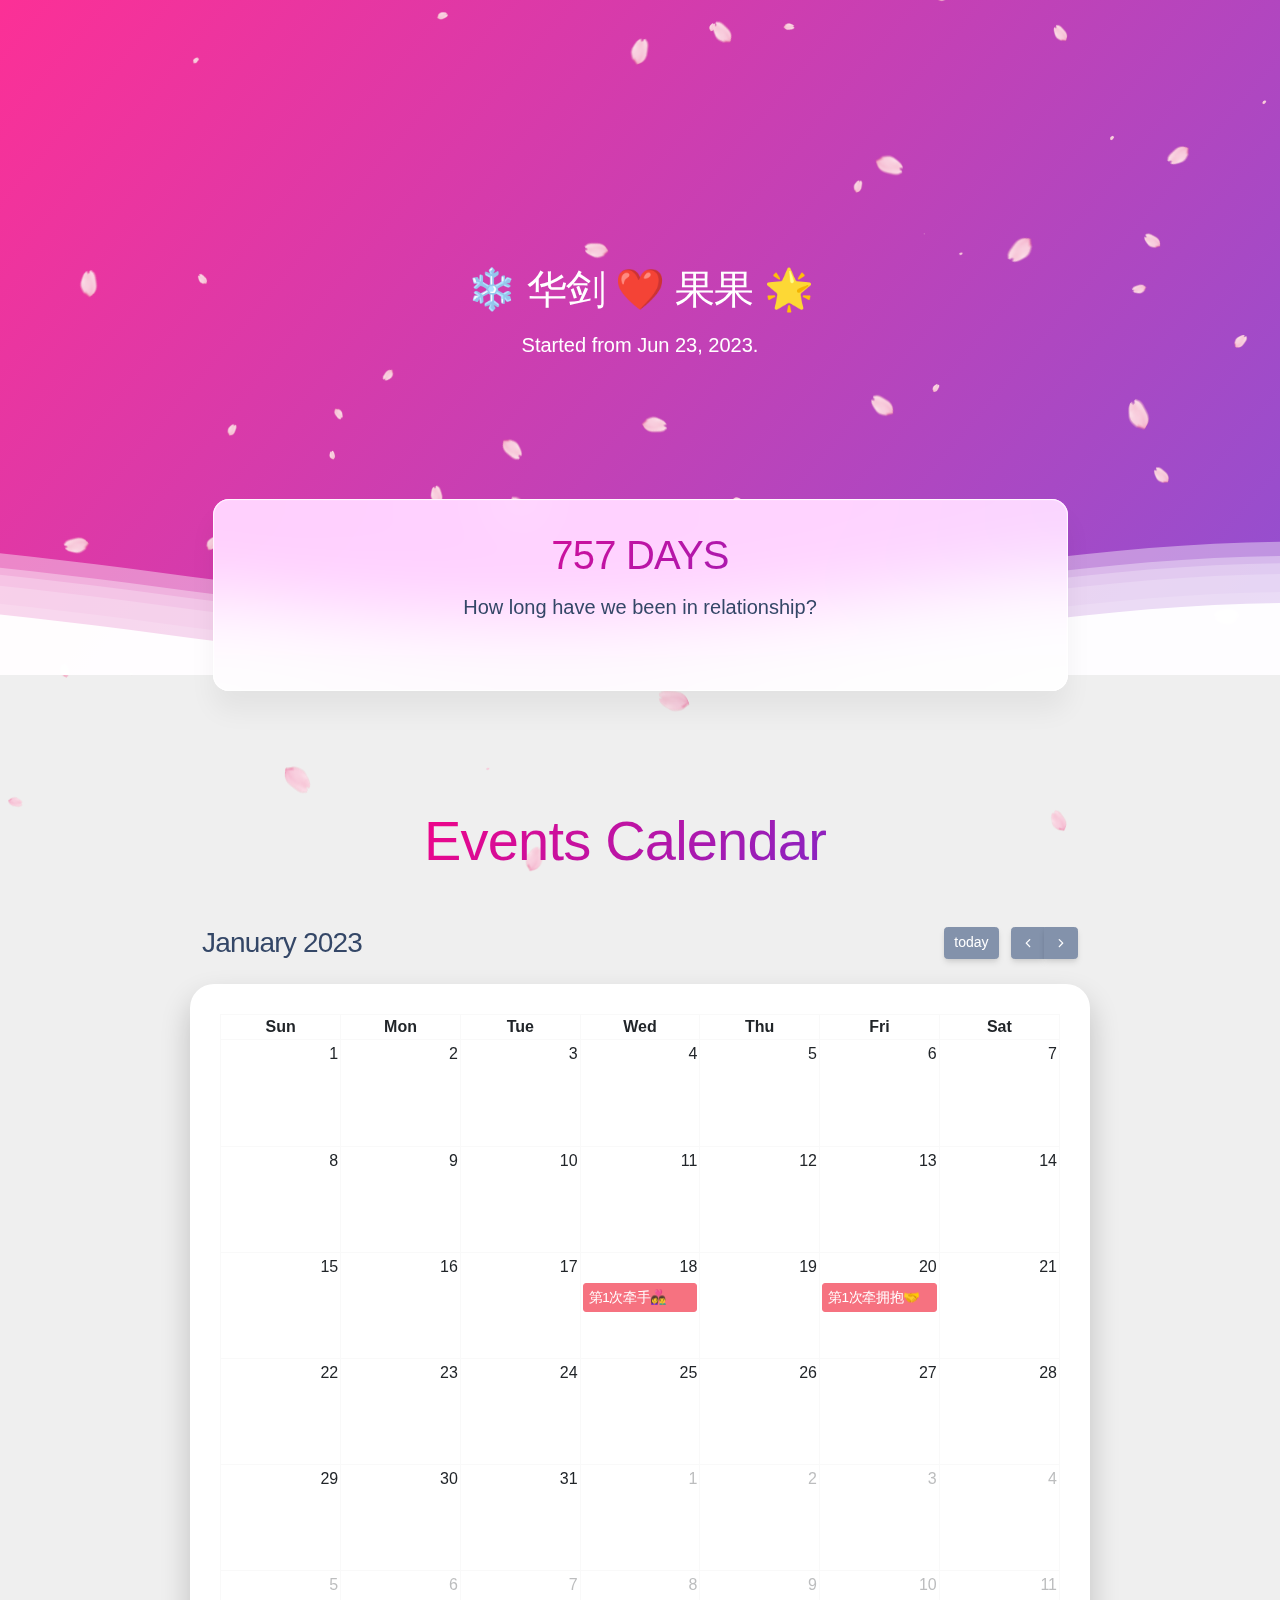
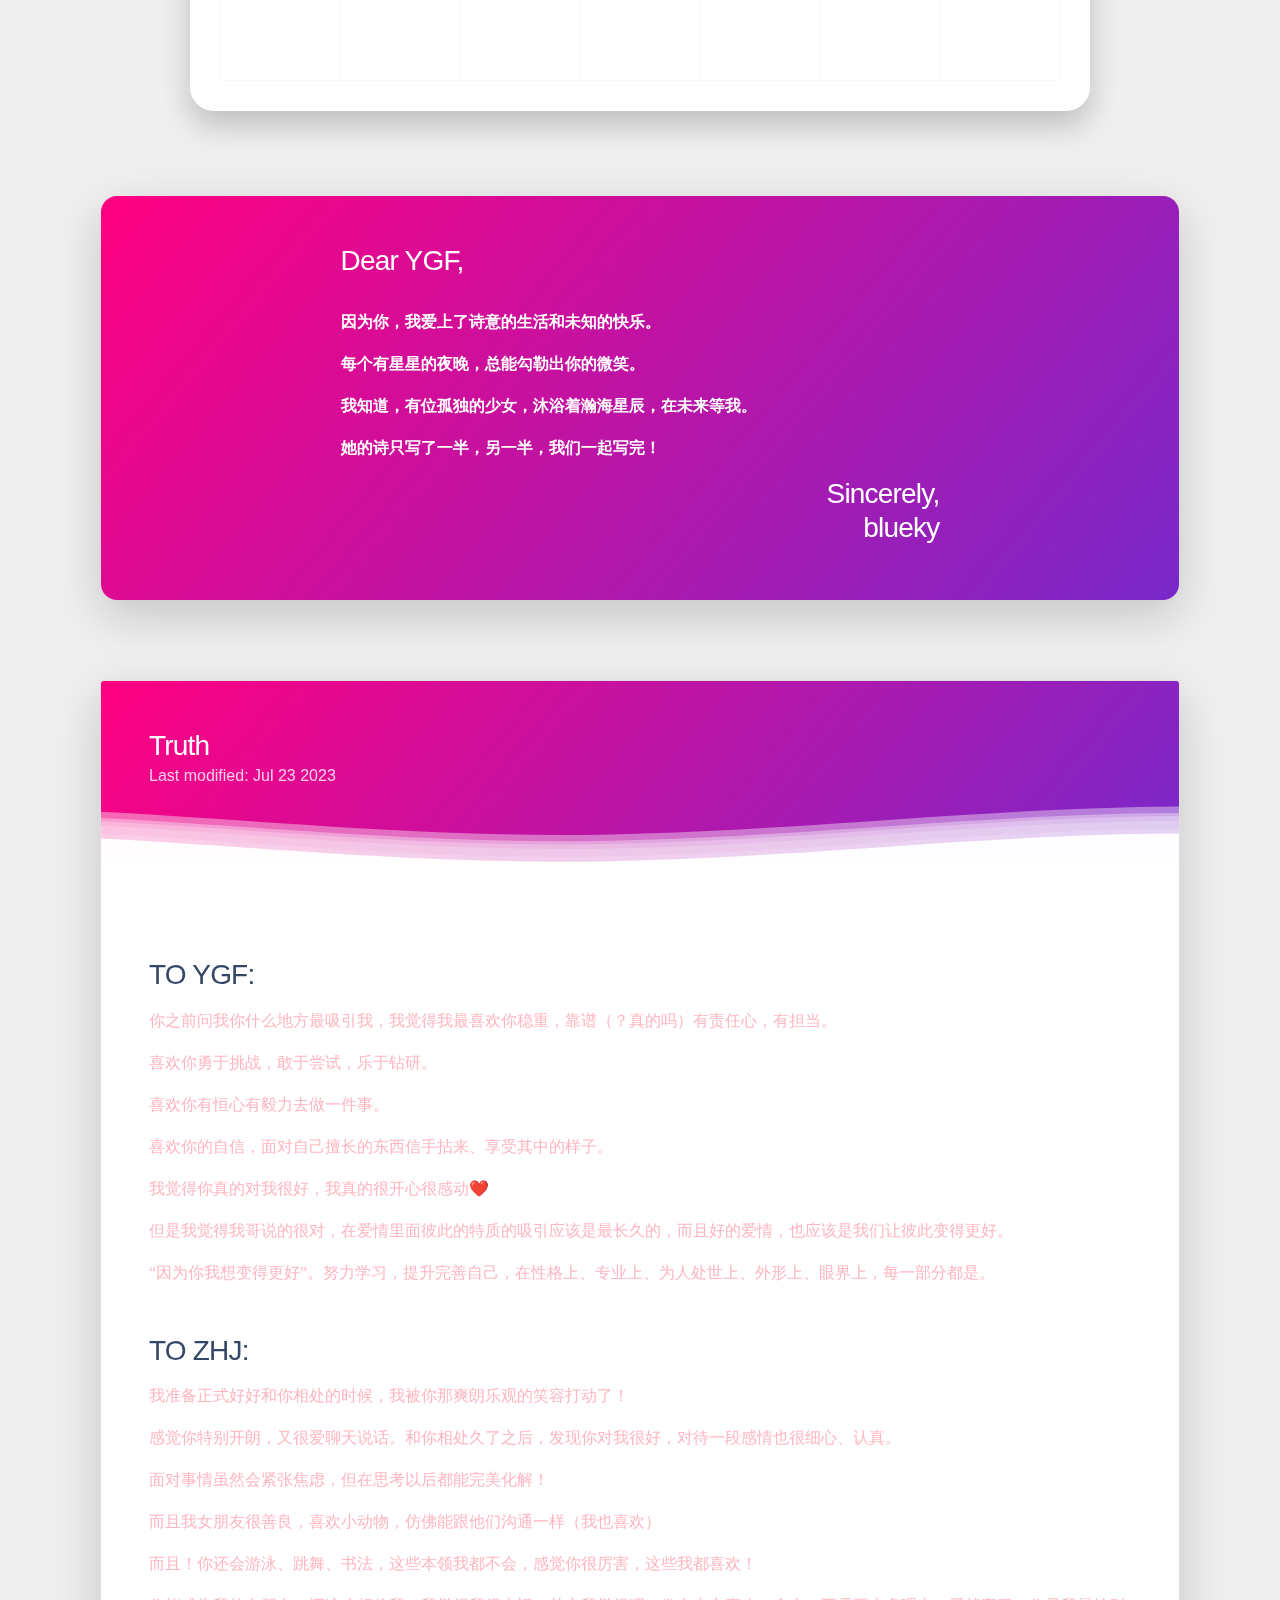
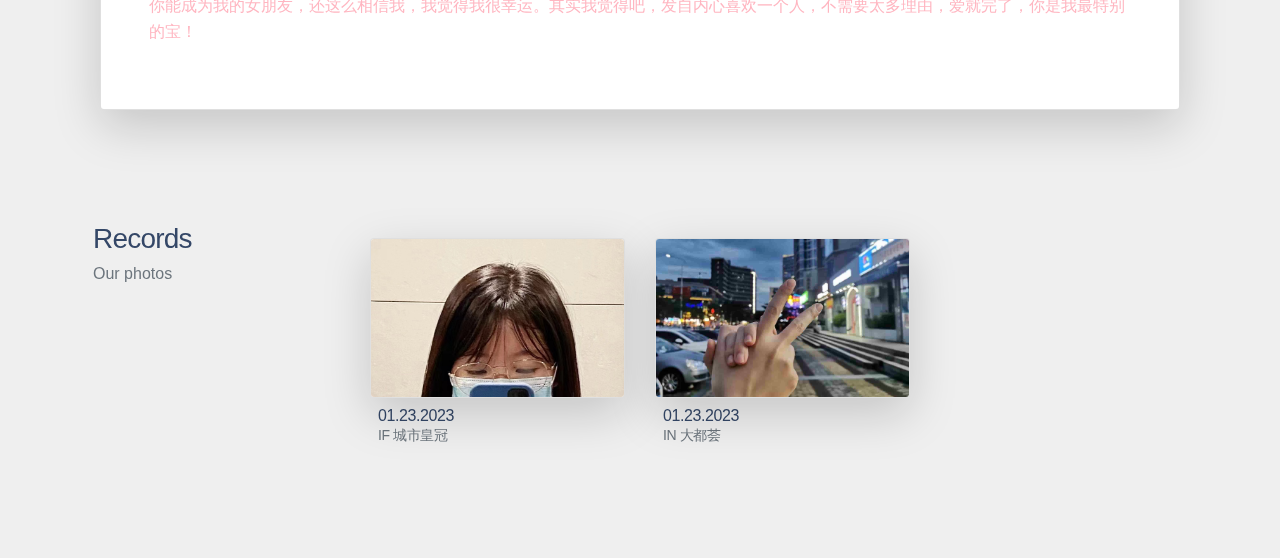
<file: subpage/forever/index.html>
<!DOCTYPE html>
<html lang="en"><head>
    <meta charset="utf-8">
    <meta name="viewport" content="width=device-width, initial-scale=1, shrink-to-fit=no">
    <link rel="icon" type="image/png" href="./assets/img/favicon.png">
    <title>
        ZHJ LOVES YGF
    </title>

    <meta name="keywords" content="YGF, ZHJ">
    <meta name="description" content="YGF LOVES ZHJ!">

    <link id="pagestyle" href="./assets/css/soft-design-system-pro.min.css?v=1.0.9" rel="stylesheet">
    <link href="./assets/css/calendar.css" rel="stylesheet">
    <link href="./assets/css/modification.css" rel="stylesheet">
</head>
<body class="presentation-page">

<header class="header-2">
    <div class="page-header min-vh-75 relative">
        <span class="mask bg-gradient-primary"></span>
        <div class="container">
            <div class="row">
                <div class="col-lg-7 text-center mx-auto">
                    <h1 class="text-white pt-3 mt-n5">❄️ 华剑 ❤️ 果果 🌟</h1>
                    <p class="lead text-white mt-3">Started from Jun 23, 2023.</p>
                </div>
            </div>
        </div>
        <div class="position-absolute w-100 z-index-1 bottom-0">
            <svg class="waves" xmlns="http://www.w3.org/2000/svg" xmlns:xlink="http://www.w3.org/1999/xlink" viewBox="0 24 150 40" preserveAspectRatio="none" shape-rendering="auto">
                <defs>
                    <path id="gentle-wave" d="M-160 44c30 0 58-18 88-18s 58 18 88 18 58-18 88-18 58 18 88 18 v44h-352z"></path>
                </defs>
                <g class="moving-waves">
                    <use xlink:href="#gentle-wave" x="48" y="-1" fill="rgba(255,255,255,0.40"></use>
                    <use xlink:href="#gentle-wave" x="48" y="3" fill="rgba(255,255,255,0.35)"></use>
                    <use xlink:href="#gentle-wave" x="48" y="5" fill="rgba(255,255,255,0.25)"></use>
                    <use xlink:href="#gentle-wave" x="48" y="8" fill="rgba(255,255,255,0.20)"></use>
                    <use xlink:href="#gentle-wave" x="48" y="13" fill="rgba(255,255,255,0.15)"></use>
                    <use xlink:href="#gentle-wave" x="48" y="16" fill="rgba(255,255,255,0.95"></use>
                </g>
            </svg>
        </div>
    </div>
</header>
<section class="pt-3 pb-4" id="count-stats">
    <div class="container">
        <div class="row">
            <div class="col-lg-9 z-index-2 border-radius-xl mt-n10 mx-auto py-3 blur shadow-blur">
                <div class="row">
                    <div class="col position-relative">
                        <div class="p-3 text-center">
                            <h1 class="text-gradient text-primary"> <span id="state1"></span> DAYS</h1>
                            <h5 class="mt-3">How long have we been in relationship?</h5>
                        </div>
                    </div>
                    </div>
                </div>
            </div>
        </div>
    </div>
</section>
<section class="my-5 py-5" id="calendar_photos">
    <div class="container">
        <div class="row">
            <div class="row justify-content-center text-center my-n1">
                <div class="col-lg-6">
                    <h2 class="text-primary text-gradient" style="font-size: 3.5rem;">Events Calendar</h2>
                </div>
            </div>
        </div>
        <div class="row mt-sm-5 mt-3" id="calendar">
        </div>
    </div>

    <div class="container mt-sm-5 mt-3" style="padding-top: 1.3rem;">
        <div class="bg-gradient-primary position-relative m-3 border-radius-xl shadow-lg">
            <div class="container pb-lg-8 pb-5 pt-5 postion-relative z-index-2 position-relative">
                <div class="row">
                    <div class="col-md-7 mx-auto">
                        <h3 class="text-white" style="margin-bottom: 2rem;">Dear YGF,</h3>
                        <p class="text-white" style="font-weight: bold;">因为你，我爱上了诗意的生活和未知的快乐。</p>
                        <p class="text-white" style="font-weight: bold;">每个有星星的夜晚，总能勾勒出你的微笑。</p>
                        <p class="text-white" style="font-weight: bold;">我知道，有位孤独的少女，沐浴着瀚海星辰，在未来等我。</p>
                        <p class="text-white" style="font-weight: bold;">她的诗只写了一半，另一半，我们一起写完！</p>
                        <h3 class="text-white" style="text-align: right;">Sincerely,</br>blueky</h3>
                    </div>
                </div>
            </div>
        </div>
    </div>

    <div class="container mt-sm-5 mt-3" style="padding-top: 2rem;">
        <div class="col" style="border-radius: 10rem">
            <div class="card shadow-lg mb-5">
                <div class="card-header bg-gradient-primary p-5 position-relative">
                    <h3 class="text-white mb-0">Truth</h3>
                    <p class="text-white opacity-8 mb-4">Last modified: Jul 23 2023</p>
                    <div class="position-absolute w-100 z-index-1 bottom-0 ms-n5">
                        <svg class="waves" xmlns="http://www.w3.org/2000/svg" xmlns:xlink="http://www.w3.org/1999/xlink"
                             viewBox="0 24 150 40" preserveAspectRatio="none" shape-rendering="auto"
                             style="height:7vh;min-height:50px;">
                            <defs>
                                <path id="gentle-wave"
                                      d="M-160 44c30 0 58-18 88-18s 58 18 88 18 58-18 88-18 58 18 88 18 v44h-352z"></path>
                            </defs>
                            <g class="moving-waves">
                                <use xlink:href="#gentle-wave" x="48" y="-1" fill="rgba(255,255,255,0.40"></use>
                                <use xlink:href="#gentle-wave" x="48" y="3" fill="rgba(255,255,255,0.35)"></use>
                                <use xlink:href="#gentle-wave" x="48" y="5" fill="rgba(255,255,255,0.25)"></use>
                                <use xlink:href="#gentle-wave" x="48" y="8" fill="rgba(255,255,255,0.20)"></use>
                                <use xlink:href="#gentle-wave" x="48" y="13" fill="rgba(255,255,255,0.15)"></use>
                                <use xlink:href="#gentle-wave" x="48" y="16" fill="rgba(255,255,255,0.95"></use>
                            </g>
                        </svg>
                    </div>
                </div>
                <div class="card-body p-5" id="truth_words">
                    <h3 class="mt-5 mb-3">TO YGF: </h3>
                    <p>你之前问我你什么地方最吸引我，我觉得我最喜欢你稳重，靠谱（？真的吗）有责任心，有担当。 </p>
                    <p>喜欢你勇于挑战，敢于尝试，乐于钻研。</p>
                    <p>喜欢你有恒心有毅力去做一件事。</p>
                    <p>喜欢你的自信，面对自己擅长的东西信手拈来、享受其中的样子。</p>
                    <p>我觉得你真的对我很好，我真的很开心很感动❤️</p>
                    <p>但是我觉得我哥说的很对，在爱情里面彼此的特质的吸引应该是最长久的，而且好的爱情，也应该是我们让彼此变得更好。</p>
                    <p>“因为你我想变得更好”。努力学习，提升完善自己，在性格上、专业上、为人处世上、外形上、眼界上，每一部分都是。</p>
                    <h3 class="mt-5 mb-3">TO ZHJ: </h3>
                    <p>我准备正式好好和你相处的时候，我被你那爽朗乐观的笑容打动了！</p>
                    <p>感觉你特别开朗，又很爱聊天说话。和你相处久了之后，发现你对我很好，对待一段感情也很细心、认真。</p>
                    <p>面对事情虽然会紧张焦虑，但在思考以后都能完美化解！</p>
                    <p>而且我女朋友很善良，喜欢小动物，仿佛能跟他们沟通一样（我也喜欢）</p>
                    <p>而且！你还会游泳、跳舞、书法，这些本领我都不会，感觉你很厉害，这些我都喜欢！</p>
                    <p>你能成为我的女朋友，还这么相信我，我觉得我很幸运。其实我觉得吧，发自内心喜欢一个人，不需要太多理由，爱就完了，你是我最特别的宝！</p>
                </div>
            </div>
        </div>
    </div>

    <div class="container mt-sm-5 mt-3">
        <div class="row pt-lg-6">
            <div class="col-lg-3">
                <div class="position-sticky pb-lg-5 pb-3 mt-lg-0 mt-5 ps-2" style="top: 100px">
                    <h3>Records</h3>
                    <h6 class="text-secondary font-weight-normal pe-3"> Our photos</h6>
                </div>
            </div>
            <div class="col-lg-9">
                <div class="row mt-3">
                    <div class="col-md-4">
                        <a href="">
                            <div class="card shadow-lg move-on-hover max-height-160">
                                <img class="w-100 m-auto" src="./assets/img/gf-2.jpg" alt="">
                            </div>
                            <div class="mt-2 ms-2">
                                <h6 class="mb-0">01.23.2023</h6>
                                <p class="text-secondary text-sm">IF 城市皇冠</p>
                            </div>
                        </a>
                    </div>
                    <div class="col-md-4">
                        <a href="">
                            <div class="card shadow-lg move-on-hover max-height-160">
                                <img class="w-100 m-auto" src="./assets/img/qianshou2.jpg" alt="">
                            </div>
                            <div class="mt-2 ms-2">
                                <h6 class="mb-0">01.23.2023</h6>
                                <p class="text-secondary text-sm">IN 大都荟</p>
                            </div>
                        </a>
                    </div>
                    </div>
                </div>
            </div>
        </div>
</section>

<script src="./assets/js/core/bootstrap.min.js" type="text/javascript"></script>

<script src="./assets/js/plugins/countup.min.js"></script>

<script src="./assets/js/plugins/calendar/core.js"></script>
<script src="./assets/js/plugins/calendar/daygrid.js"></script>
<script src="./assets/js/plugins/calendar/interaction.js"></script>

<script src="./assets/js/soft-design-system-pro.min.js?v=1.0.9" type="text/javascript"></script>

<script src="./assets/js/sakura.js" type="text/javascript"></script>

<script>
    window.dataLayer = window.dataLayer || [];

    function gtag() {
        dataLayer.push(arguments);
    }
    gtag('js', new Date());

    gtag('config', 'UA-46172202-12');
</script>
<script>
</script>
<script type="text/javascript">
    // countto
    const date1 = new Date("01/23/2023");
    const date2 = new Date();
    const Difference_In_Time = date2.getTime()-date1.getTime();
    let Difference_In_Days = 0;
    if (Difference_In_Time>0)
        Difference_In_Days=Math.ceil(Difference_In_Time / (1000 * 3600 * 24));

    if (document.getElementById('state1')) {
        document.getElementById("state1").setAttribute("countTo",Difference_In_Days.toString());
        document.getElementById("state1").innerHTML=Difference_In_Days.toString();
        const countUp = new CountUp('state1', document.getElementById("state1").getAttribute("countTo"));
        if (!countUp.error) {
            countUp.start();
        } else {
            console.error(countUp.error);
        }
    }

    // calendar
    document.addEventListener('DOMContentLoaded', function () {
        var calendarEl = document.getElementById('calendar');
        var calendar = new FullCalendar.Calendar(calendarEl, {
            plugins: ['interaction', 'dayGrid'],
            defaultDate: '2023-01',
            events: [
                {
                    title: '第1次牵手👩‍❤️‍👨',
                    start: '2023-01-18'
                },
                {
                    title: '第1次牵拥抱🤝',
                    start: '2023-01-20'
                }
            ]
        });
        calendar.render();
    });
</script>

</body></html>
</file>
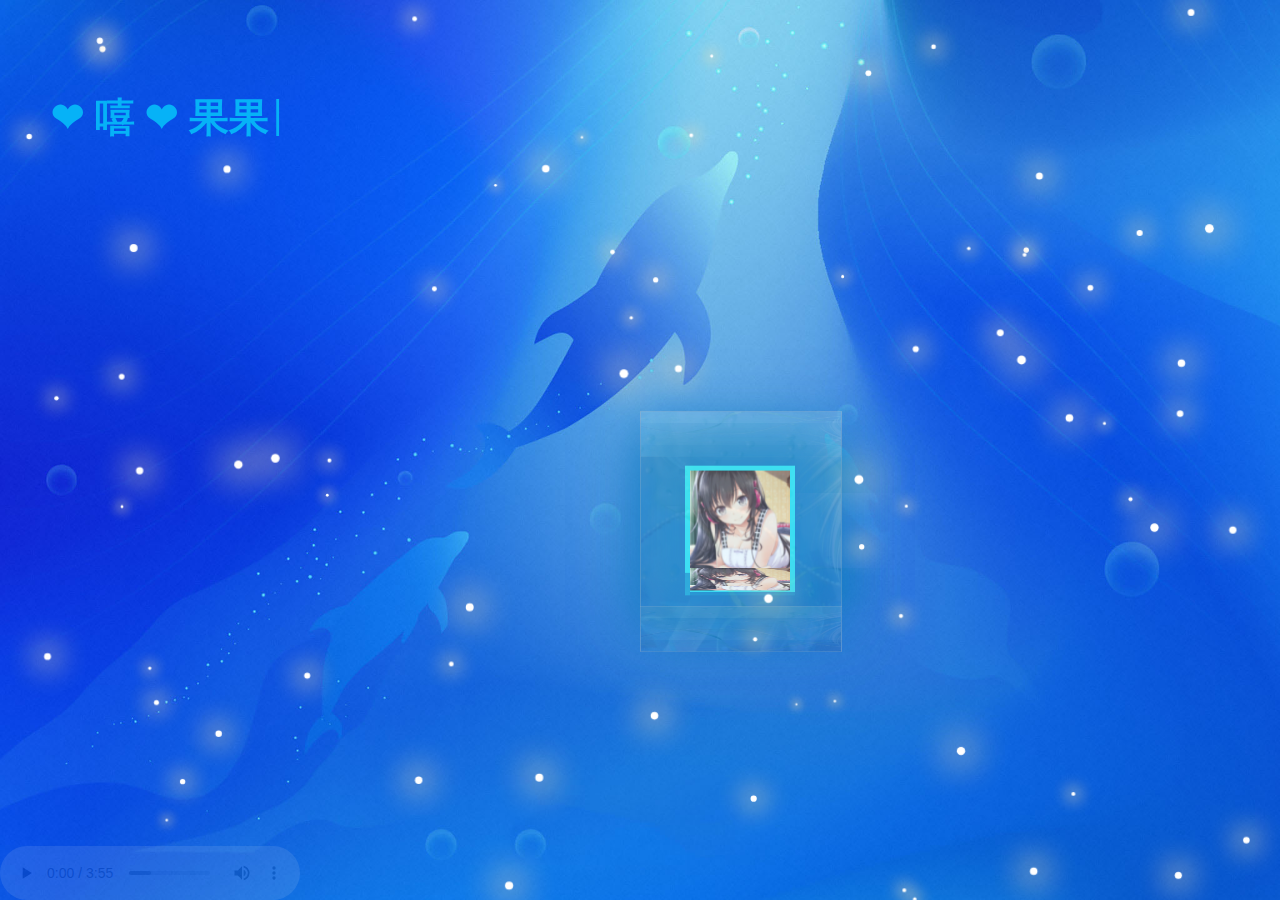
<file: subpage/love/index.html>
<!--
 * @Author: your name
 * @Date: 2021-04-14 13:39:56
 * @LastEditTime: 2021-04-16 10:10:49
 * @LastEditors: Please set LastEditors
 * @Description: In User Settings Edit
 * @FilePath: \TweenMax蓝色梦幻海洋网页特效\index.html
-->
<!DOCTYPE html>
<html lang="en">
  <head>
    <meta charset="UTF-8" />
    <title>我家果果是最可爱的人</title>
    <link rel="stylesheet" href="style.css"
      tppabs="https://ruanjiafeng2013.gitee.io/blue-sea-of-dreams/css/style.css"
      />
    <link rel="stylesheet" href="style0.css"
      tppabs="https://ruanjiafeng2013.gitee.io/blue-sea-of-dreams/css/style0.css"
      />
  </head>

  <body>
    <!-- 荧光S -->
    <div class="container">
      <!-- 打字 -->
      <div class="typing">
        <!-- 字幕 -->
        <h2 class="header-sub-title" id="word"></h2>
        <h2 class="header-sub-title blink">|</h2>
      </div>
      <audio controls autoplay><source src="3.mp3"
          tppabs="https://ruanjiafeng2013.gitee.io/blue-sea-of-dreams/mp3/3.mp3"
          /></audio>
      <!-- 相册 -->
      <div class="box">
        <ul class="minbox">
          <li></li>
          <li></li>
          <li></li>
          <li></li>
          <li></li>
          <li></li>
        </ul>
        <ol class="maxbox">
          <li></li>
          <li></li>
          <li></li>
          <li></li>
          <li></li>
          <li></li>
        </ol>
      </div>
    </div>

    <script src="jquery.min.js"
      tppabs="https://ruanjiafeng2013.gitee.io/blue-sea-of-dreams/js/jquery.min.js"></script>
    <script src="TweenMax.min.js"
      tppabs="https://ruanjiafeng2013.gitee.io/blue-sea-of-dreams/js/TweenMax.min.js"></script>
    <script src="index.js"
      tppabs="https://ruanjiafeng2013.gitee.io/blue-sea-of-dreams/js/index.js"></script>
    <script>
      /* 兼容H5 手机端 */
      if (
        navigator.userAgent.match(
          /(phone|pod|iPhone|iPod|ios|Android|Mobile|BlackBerry|IEMobile|MQQBrowser|JUC|Fennec|wOSBrowser|BrowserNG|WebOS|Symbian|Windows Phone)/i
        )
      ) {
        var box = document.querySelectorAll(".box")[0];
        console.log(box, "移动端");
        box.style.left = "42%";
      }
      // --------------------打印字 S--------------------------
      const words = [
        "❤ 嘻 ❤ 果果~ 来自大兔子的告白",
        "❤ 情书给你一封，情话给你一句，余生给你一人。",
        "❤ 幻想着和你一起，一日三餐，走过四季，你会是我一生的归宿。",
        "❤ 你就是我温暖的围巾，冰爽的啤酒，帅气的领带，日复一日的梦想。",
        "❤ 我不擅长恋爱，但我天生爱你。",
        "❤ 心里若有了良人，眼里的便全是路人。",
        "❤ 生活到底有多少令人惊喜的馈赠，竟让我在茫茫人海遇见你，遇见你。",
        "❤ 有你在的地方，天气明朗，万物可爱。",
        "❤ 酸甜苦辣与你分享，三餐四季与你共度，这才是最美的人间情话。",
        "❤ 我这一生都是坚定不移的唯物主义者，唯有你，我希望有来生。",
        "❤ 我们要走到最后，要结婚，要过日子，要相濡以沫，要携手终身。",
      ];
      let PPP = 0;
      let timer;
      // speed in ms
      let deleteDelay = 3000;
      let typeSpeed = 100;
      let delSpeed = 50;
      /* 开始编写文字 */
      function typingEffect() {
        console.log(i, "iiii");
        console.log(words[PPP], "words[i]");
        let word = words[PPP].split("");
        var loopTyping = function () {
          if (word.length > 0) {
            document.getElementById("word").innerHTML += word.shift();
          } else {
            delay(function () {
              deletingEffect(); // do stuff
            }, deleteDelay); // end delay
            // deletingEffect();
            return false;
          }
          timer = setTimeout(loopTyping, typeSpeed);
        };
        loopTyping();
      }

      function deletingEffect() {
        let word = words[PPP].split("");
        var loopDeleting = function () {
          if (word.length > 0) {
            word.pop();
            document.getElementById("word").innerHTML = word.join("");
          } else {
            if (words.length > PPP + 1) {
              PPP++;
            } else {
              PPP = 0;
            }
            typingEffect();
            return false;
          }

          timer = setTimeout(loopDeleting, delSpeed);
        };

        loopDeleting();
      }

      var delay = (function () {
        var timer = 0;
        return function (callback, ms) {
          clearTimeout(timer);
          timer = setTimeout(callback, ms);
        };
      })();
      typingEffect();
      // --------------------打印字 E--------------------------
    </script>
  </body>
</html>
</file>
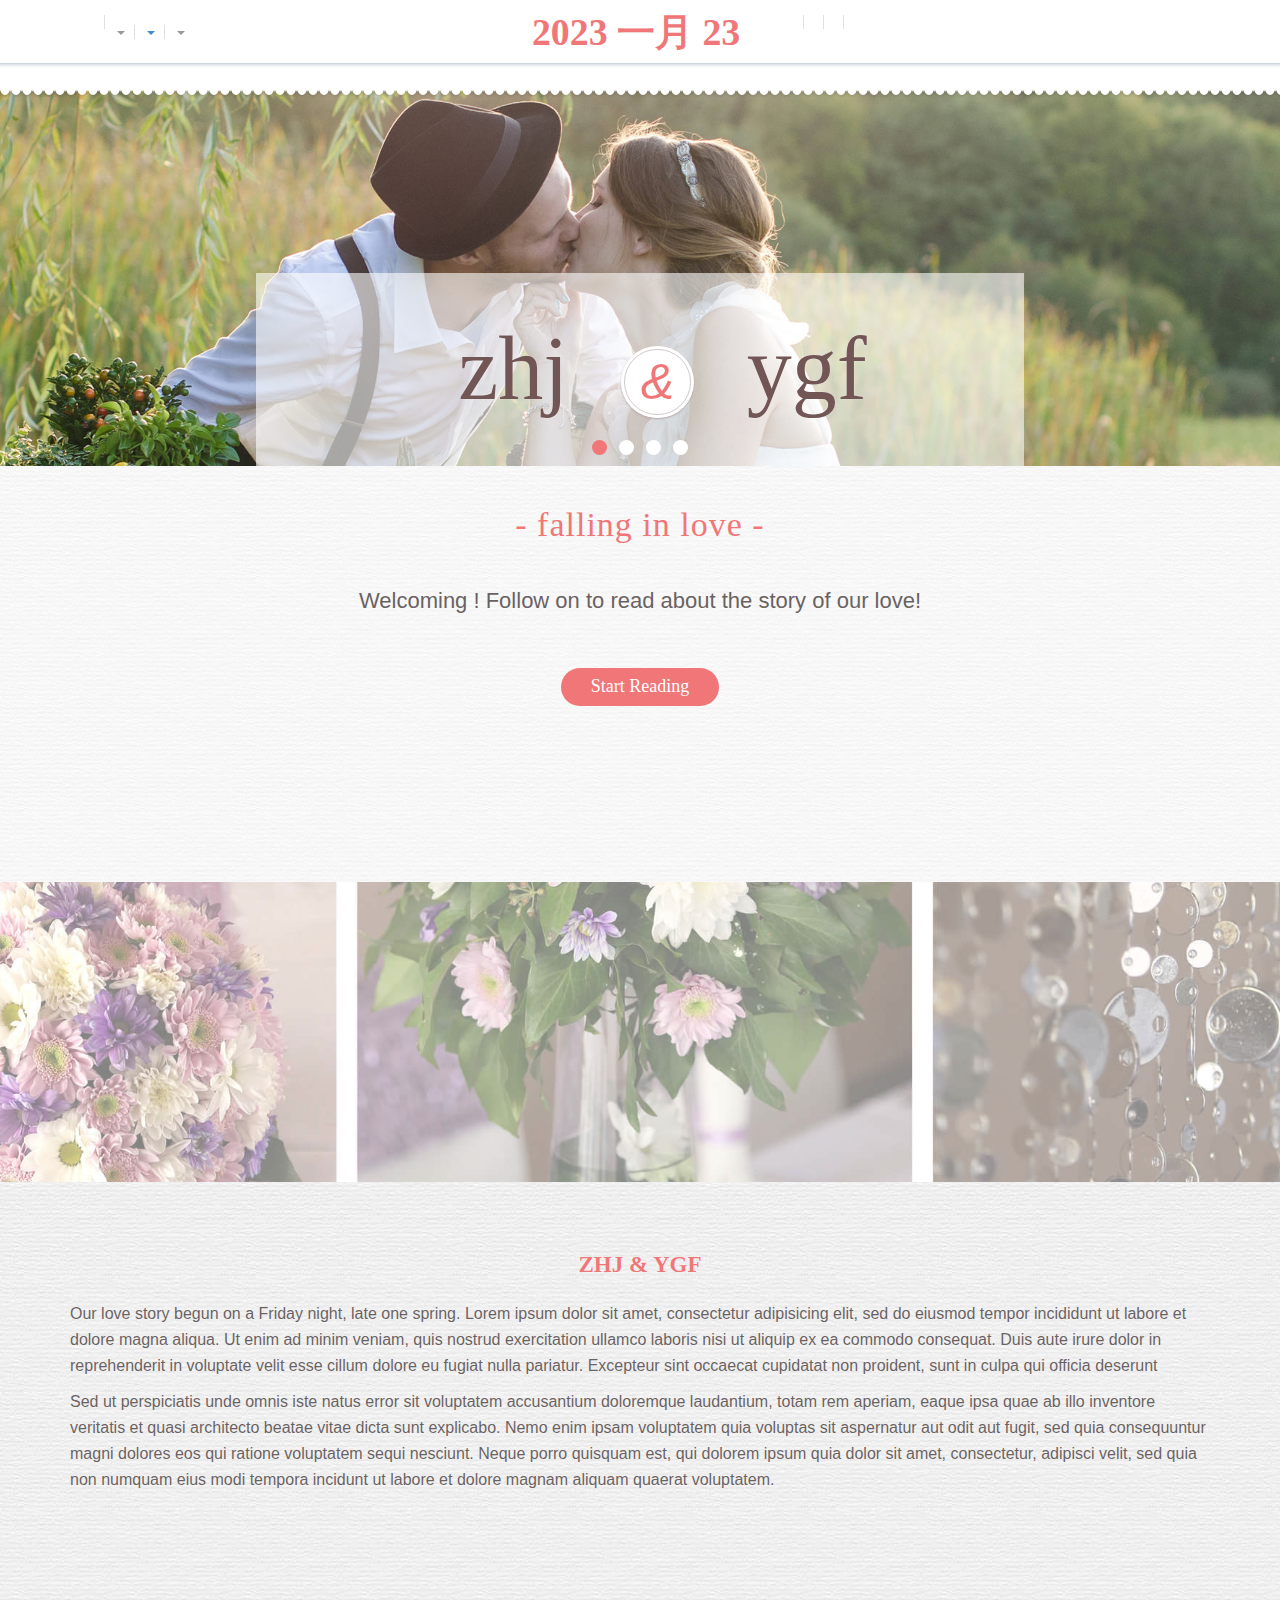
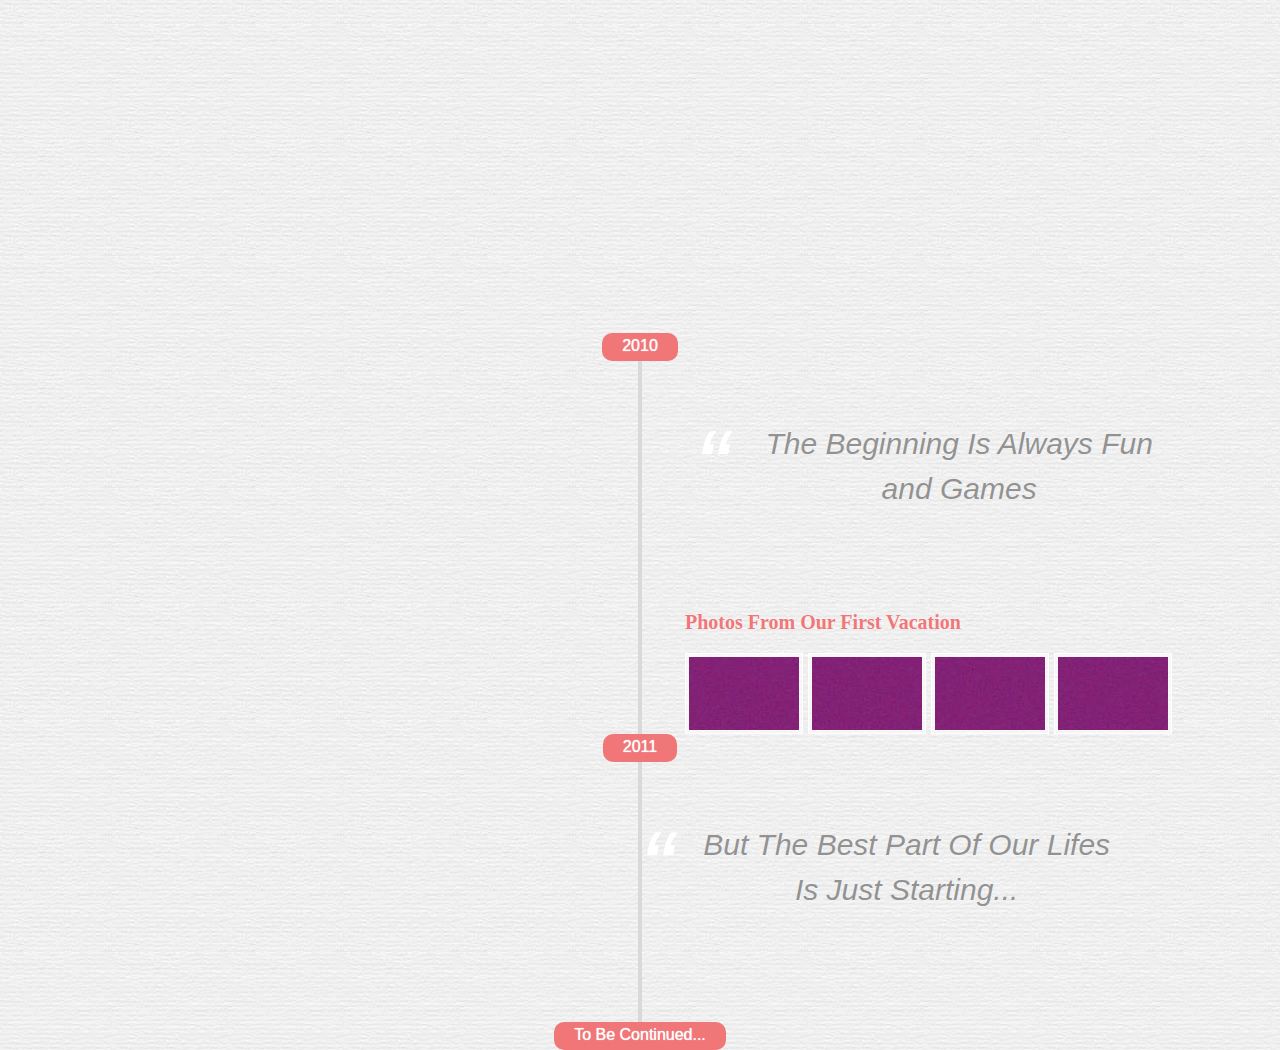
<file: subpage/story/index.html>
<!DOCTYPE html>
<!--[if lt IE 7]>      <html class="no-js lt-ie9 lt-ie8 lt-ie7"> <![endif]-->
<!--[if IE 7]>         <html class="no-js lt-ie9 lt-ie8"> <![endif]-->
<!--[if IE 8]>         <html class="no-js lt-ie9"> <![endif]-->
<!--[if gt IE 8]><!--> <html class="no-js"> <!--<![endif]-->
    <head>
        <meta charset="utf-8">
        <meta http-equiv="X-UA-Compatible" content="IE=edge,chrome=1">
        <title>大兔子和小兔子的故事</title>
        <meta name="description" content="">
        <meta name="viewport" content="width=device-width, initial-scale=1.0,
            maximum-scale=1.0, user-scalable=no, minimum-scale=1">

        <!-- INCLUDE BOOTSTRAP CSS -->
        <link rel="stylesheet" href="css/bootstrap.min.css">
        <link rel="stylesheet" href="css/bootstrap-theme.min.css">

        <!-- INCLUDE AUTHOR CSS -->
        <link rel="stylesheet" href="css/main.css">
        <link rel="stylesheet" href="css/responsive.css">

        <!-- INCLUDE FLEXSLIDER CSS -->
        <link rel="stylesheet" href="css/flexslider.css" type="text/css"
            media="screen" />

        <!-- INCLUDE animate CSS -->
        <link rel="stylesheet" href="css/animate.min.css">

        <!-- MEGAFOLIO PRO GALLERY CSS SETTINGS -->
        <link rel="stylesheet" type="text/css" href="megafolio/css/settings.css"
            media="screen" />

        <!-- THE FANYCYBOX CSS -->
        <link rel="stylesheet"
            href="megafolio/fancybox/jquery.fancybox.css?v=2.1.3"
            type="text/css" media="screen" />

        <!-- INCLUDE GOOGLE FONTS 
		<link href='http://fonts.useso.com/css?family=Droid+Sans:400,700|Cinzel:400,700|Great+Vibes' rel='stylesheet' type='text/css'>        
	-->
        <!-- INCLUDE MODERNIZR -->
        <script src="js/vendor/modernizr-2.6.2-respond-1.1.0.min.js"></script>
    </head>
    <body class="index">
        <div class="bghide">&nbsp;</div>
        <!--[if lt IE 7]>
        <p class="chromeframe">You are using an <strong>outdated</strong> browser. Please <a href="http://browsehappy.com/">upgrade your browser</a> or <a href="http://www.google.com/chromeframe/?redirect=true">activate Google Chrome Frame</a> to improve your experience.</p>
    <![endif]-->
        <!-- =========================================================================================================
    ==============================================================================================================
                                                The Header Area With The Menu
    ==============================================================================================================
    ============================================================================================================== -->
        <header class="navbar navbar-inverse navbar-fixed-top">
            <div class="container">
                <div class="navbar-header">
                    <div class="names"> Sharon &#38; Michael</div><!-- /.names -->
                    <button type="button" class="navbar-toggle"
                        data-toggle="collapse" data-target=".navbar-collapse">
                        <span class="icon-bar"></span>
                        <span class="icon-bar"></span>
                        <span class="icon-bar"></span>
                    </button>
                </div>
                <nav class="navbar-collapse collapse">

                    <!-- THE LEFT SIDE MENU -->
                    <ul class="nav navbar-nav left-nav">
                        <li class="active"><a href="#thetop"> </a></li>
                        <li class="dropdown"><a href="#" class="dropdown-toggle"
                                data-toggle="dropdown" data-hover="dropdown"
                                data-delay="200"> <b class="caret"></b></a>
                            <ul class="dropdown-menu">

                                <li><a href="#ourstory">Our Story</a></li>
                                <li class="divider"></li>
                                <li><a href="#thebrideside">Bride's Party</a></li>
                                <li class="divider"></li>
                                <li><a href="#thegroomside">Groom's Party</a></li>
                                <li class="divider"></li>
                                <li><a href="#weddinglocation"> </a></li>
                            </ul><!-- /.dropdown-menu -->
                        </li>
                        <li><a href="#" class="dropdown-toggle"
                                data-toggle="dropdown" data-hover="dropdown"
                                data-delay="200"> <b class="caret"></b></a>
                            <ul class="dropdown-menu">

                                <li><a href="#blog1">Blog Style 1</a></li>
                                <li class="divider"></li>
                                <li><a href="#blog2">Blog Style 2</a></li>

                            </ul><!-- /.dropdown-menu -->
                        </li>
                        <li class="dropdown"><a href="#" class="dropdown-toggle"
                                data-toggle="dropdown" data-hover="dropdown"
                                data-delay="200"> <b class="caret"></b></a>
                            <ul class="dropdown-menu">

                                <li><a href="#gallery1">Gallery Style 1</a></li>
                                <li class="divider"></li>
                                <li><a href="#gallery2">Gallery Style 2</a></li>
                            </ul><!-- /.dropdown-menu -->
                        </li>
                    </ul>

                    <!-- THE WEDDING DATE -->
                    <a class="navbar-brand">2023 一月 23 </a>

                    <!-- THE RIGHT SIDE MENU -->
                    <ul class="nav navbar-nav right-nav">
                        <li><a href="#registry"></a></li>
                        <li><a href="#guestbook"></a></li>
                        <li><a href="#rsvp"></a></li>
                        <li><a href="#" data-toggle="modal"
                                data-target="#myModal"></a></li>
                    </ul><!-- /.navbar-nav -->

                </nav><!--/.navbar-collapse -->

            </div><!-- /.container-->
        </header>


        <!-- =========================================================================================================
    ==============================================================================================================
                                                    The Slider Area
    ==============================================================================================================
    ============================================================================================================== -->
        <div class="jumbotron" id="thetop">

            <section class="slider">

                <div class="flexslider" id="slider1">

                    <!-- THE ACTUAL PHOTO SLIDES -->
                    <ul class="slides">
                        <li><img src="img/slider/photo1.jpg" alt="photo 1" /></li>
                        <li><img src="img/slider/photo2.jpg" alt="photo 2" /></li>
                        <li><img src="img/slider/photo3.jpg" alt="photo 3" /></li>
                        <li><img src="img/slider/photo4.jpg" alt="photo 4" /></li>
                    </ul><!-- /.slides -->

                </div><!-- /.flexslider -->

                <!-- THE NAMES OF THE BRIDE AND GROOM -->
                <div class="names hide">
                    <div class="container">
                        zhj <span><i>&#38;</i></span> ygf
                    </div><!-- /.container -->
                </div><!-- /.names -->

            </section><!-- /.slider-->

        </div><!-- /.jumbotron -->


        <!-- =========================================================================================================
    ==============================================================================================================
                                        The First Area Under The Slider
    ==============================================================================================================
    ============================================================================================================== -->
        <section id="home">
            <div class="container">

                <div class="row">

                    <!-- THE TITLE -->
                    <div class="col-md-12">
                        <h2>- falling in love - </h2>
                    </div><!-- /.col-md-12-->

                    <!-- SMALL INTRODUCTORY TEXT -->
                    <div class="col-md-12">
                        <p>Welcoming ! Follow on to read about the story of our
                            love!</p>
                    </div><!-- /.col-md-12-->

                    <!-- READMORE BUTTON -->
                    <div class="col-md-12">
                        <a href="#ourstory" class="btn btn-primary btn-lg">Start
                            Reading</a>
                    </div><!-- /.rows-->
                </div><!-- /.col-md-12-->

            </div> <!-- /container -->
        </section><!-- /# home -->

        <!-- =========================================================================================================
    ==============================================================================================================
                                            "OUR STORY" section
    ==============================================================================================================
    ============================================================================================================== -->
        <section id="ourstory">

            <!-- "OUR STORY" HEADER -->
            <div id="ourstoryphoto" class="parallax-hook parallax-ourstory
                parallax-background">

                <div class="section-overlay">
                    <div class="container">
                        <div class="row">
                            <header class="col-md-6 col-md-offset-3 hide">
                                Our Love Story
                                <span>The Good Times We Had Together</span>
                            </header>
                        </div><!-- /.row -->
                    </div><!-- /.container -->
                </div><!-- /.section-overlay -->

            </div><!-- /#outstoryphoto -->


            <!-- "OUR STORY" ACTUAL CONTENT -->
            <div class="container">

                <!-- SECONDARY TITLE -->
                <h3 class="text-center intermediary-waypoint">ZHJ
                    & YGF</h3>

                <!-- SECTION SMALL CONTENT -->
                <div class="row">
                    <div class="col-md-12">
                        <p>Our love story begun on a Friday night, late one
                            spring. Lorem ipsum dolor sit amet, consectetur
                            adipisicing elit, sed do eiusmod tempor incididunt
                            ut labore et dolore magna aliqua. Ut enim ad minim
                            veniam, quis nostrud exercitation ullamco laboris
                            nisi ut aliquip ex ea commodo consequat. Duis aute
                            irure dolor in reprehenderit in voluptate velit esse
                            cillum dolore eu fugiat nulla pariatur. Excepteur
                            sint occaecat cupidatat non proident, sunt in culpa
                            qui officia deserunt </p>
                        <p>Sed ut perspiciatis unde omnis iste natus error sit
                            voluptatem accusantium doloremque laudantium, totam
                            rem aperiam, eaque ipsa quae ab illo inventore
                            veritatis et quasi architecto beatae vitae dicta
                            sunt explicabo. Nemo enim ipsam voluptatem quia
                            voluptas sit aspernatur aut odit aut fugit, sed quia
                            consequuntur magni dolores eos qui ratione
                            voluptatem sequi nesciunt. Neque porro quisquam est,
                            qui dolorem ipsum quia dolor sit amet, consectetur,
                            adipisci velit, sed quia non numquam eius modi
                            tempora incidunt ut labore et dolore magnam aliquam
                            quaerat voluptatem. </p>
                    </div><!-- /.col-md-12 -->
                </div><!-- /.row -->


                <div class="row couple-photos">

                    <!-- THE BRIDE -->
                    <div class="col-md-6 col-xs-6 bride">
                        <div class="round-frame-bg alignright hide">
                            <div class="round-frame">
                                <img src="img/thebride.jpg" alt="the bride">
                            </div><!-- /.round-frame -->
                        </div><!-- /.round-frame-bg alignright hide -->
                    </div><!-- /.ccol-md-6 col-xs-6 bride-->

                    <!-- THE GROOM -->
                    <div class="col-md-6 col-xs-6 groom">
                        <div class="round-frame-bg alignleft hide">
                            <div class="round-frame">
                                <img src="img/thegroom.jpg" alt="the groom">
                            </div><!-- /.round-frame -->
                        </div><!-- /.round-frame-bg -->
                    </div><!-- /.col-md-6 col-xs-6 groom -->

                    <!-- LITTLE HEART GRAPHIC -->
                    <img src="img/hearts.png" class="hearts hide" alt="love">
                </div><!-- /.couple-photos -->

                <div class="thetimeline">

                    <!-- THE LINE THAT FORMS THE TIMELINE -->
                    <div class="line">&nbsp;</div>

                    <div class="theyear">

                        <!-- THE YEAR -->
                        <div class="year">2010</div>

                        <!--
                    ///////////
                    FIRST POST 
                    ///////////
                    -->
                        <div class="post odd fakeheight">

                            <!-- ACTUAL POST CONTENT -->
                            <div class="post-content hide">
                                <div class="post-box">

                                    <header>
                                        <div class="date">December<span>30</span></div>
                                        <h2>The Day We Meet</h2>
                                    </header>

                                    <p>Lorem ipsum dolor sit amet, consectetur
                                        adipisicing elit, sed do eiusmod tempor
                                        incididunt ut labore et dolore magna
                                        aliqua. Ut enim ad minim veniam, quis
                                        nostrud exercitation ullamco laboris
                                        nisi ut aliquip ex ea commodo consequat.
                                    </p>

                                    <a href="#" class="readmore">Read More</a>
                                    <div class="clear">&nbsp;</div>
                                </div><!-- /.POST-BOX -->
                            </div><!-- /.post-content-->

                            <!-- POST EXCERPT-->
                            <div class="excerpt">
                                <div class="excerpt-content quote">
                                    <span>&#8220;</span>The Beginning Is Always
                                    Fun and Games
                                </div><!-- /.excerpt-content-->
                            </div><!-- /.excerpt -->
                        </div><!-- /.post -->

                        <!--
                    ///////////
                    SECOND POST 
                    ///////////
                    -->
                        <div class="post even fakeheight">

                            <!-- ACTUAL POST CONTENT -->
                            <div class="post-content hide">
                                <div class="post-box">

                                    <header>
                                        <div class="date">May<span>30</span></div>
                                        <h2>Our First Kiss</h2>
                                    </header>

                                    <p>Lorem ipsum dolor sit amet, consectetur
                                        adipisicing elit, sed do eiusmod tempor
                                        incididunt ut labore et dolore magna
                                        aliqua. Ut enim ad minim veniam, quis
                                        nostrud exercitation ullamco laboris
                                        nisi ut aliquip ex ea commodo consequat.
                                    </p>

                                    <a href="#" class="readmore">Read More</a>
                                    <div class="clear">&nbsp;</div>

                                </div><!-- /.POST-BOX -->
                            </div><!-- /.post-content-->

                        </div><!-- /.post -->


                        <!--
                    ///////////
                    THIRD POST 
                    ///////////
                    -->
                        <div class="post odd fakeheight">

                            <!-- ACTUAL POST CONTENT -->
                            <div class="post-content hide">
                                <div class="post-box">

                                    <header>
                                        <div class="date">May<span>30</span></div>
                                        <h2>Our First Vacation</h2>
                                    </header>

                                    <p>Lorem ipsum dolor sit amet, consectetur
                                        adipisicing elit, sed do eiusmod tempor
                                        incididunt ut labore et dolore magna
                                        aliqua. Ut enim ad minim veniam, quis
                                        nostrud exercitation ullamco laboris
                                        nisi ut aliquip ex ea commodo consequat.
                                    </p>

                                    <a href="#" class="readmore">Read More</a>
                                    <div class="clear">&nbsp;</div>

                                </div><!-- /.POST-BOX -->
                            </div><!-- /.post-content-->

                            <!-- POST EXCERPT - A GALLERY -->
                            <div class="excerpt">
                                <div class="excerpt-content gallery">
                                    <h4>Photos From Our First Vacation</h4>
                                    <a href="img/bloggallery1/img-1.jpg"
                                        class="fancybox" rel="group"
                                        title="Swinging Chairs In The Sunset">
                                        <img
                                            src="img/bloggallery1/thumbnails/img-1-thumb.jpg"
                                            alt="a sunset">
                                    </a>
                                    <a href="img/bloggallery1/img-2.jpg"
                                        class="fancybox" rel="group" title="A
                                        little Cottage We Found">
                                        <img
                                            src="img/bloggallery1/thumbnails/img-2-thumb.jpg"
                                            alt="a little cottage">
                                    </a>
                                    <a href="img/bloggallery1/img-3.jpg"
                                        class="fancybox" rel="group"
                                        title="Seaside is So Relaxing!">
                                        <img
                                            src="img/bloggallery1/thumbnails/img-3-thumb.jpg"
                                            alt="seaside">
                                    </a>
                                    <a href="img/bloggallery1/img-4.jpg"
                                        class="fancybox" rel="group" title="Our
                                        Old Car">
                                        <img
                                            src="img/bloggallery1/thumbnails/img-4-thumb.jpg"
                                            alt="our old car">
                                    </a>
                                </div><!-- /.excerpt-content-->
                            </div><!-- /.excerpt -->

                        </div><!-- /.post -->
                    </div><!-- /.theyear-->


                    <!-- THE SECOND YEAR -->
                    <div class="theyear">
                        <div class="year">2011</div>

                        <!--
                    ///////////
                    FIRST POST 
                    ///////////
                    -->
                        <div class="post even fakeheight">

                            <!-- ACTUAL POST CONTENT -->
                            <div class="post-content hide">
                                <div class="post-box">

                                    <header>
                                        <div class="date">May<span>30</span></div>
                                        <h2>Moving In Together</h2>
                                    </header>

                                    <p>Lorem ipsum dolor sit amet, consectetur
                                        adipisicing elit, sed do eiusmod tempor
                                        incididunt ut labore et dolore magna
                                        aliqua. Ut enim ad minim veniam, quis
                                        nostrud exercitation ullamco laboris
                                        nisi ut aliquip ex ea commodo consequat.
                                    </p>

                                    <a href="#" class="readmore">Read More</a>
                                    <div class="clear">&nbsp;</div>

                                </div><!-- /.POST-BOX -->
                            </div><!-- /.post-content-->

                            <!-- POST EXCERPT -->
                            <div class="excerpt">
                                <div class="excerpt-content quote"><span>&#8220;</span>But
                                    The Best Part Of Our Lifes Is Just
                                    Starting...</div><!-- /.excerpt-content-->
                            </div><!-- /.excerpt -->

                        </div><!-- /.post -->

                        <!--
                    ///////////
                    SECOND POST 
                    ///////////
                    -->
                        <div class="post odd fakeheight">

                            <!-- ACTUAL POST CONTENT -->
                            <div class="post-content hide">
                                <div class="post-box">

                                    <header>
                                        <div class="date">May<span>30</span></div>
                                        <h2>The Marriage Proposal</h2>
                                    </header>

                                    <p>Lorem ipsum dolor sit amet, consectetur
                                        adipisicing elit, sed do eiusmod tempor
                                        incididunt ut labore et dolore magna
                                        aliqua. Ut enim ad minim veniam, quis
                                        nostrud exercitation ullamco laboris
                                        nisi ut aliquip ex ea commodo consequat.
                                    </p>

                                    <a href="#" class="readmore">Read More</a>
                                    <div class="clear">&nbsp;</div>
                                </div><!-- /.POST-BOX -->
                            </div><!-- /.post-content-->

                        </div><!-- /.post -->
                    </div><!-- /.theyear -->

                    <!-- "TO BE CONTINUED" BUTTON -->
                    <div class="theyear">
                        <div class="year">To Be Continued...</div>
                    </div>
                </div><!-- /.timeline-->

            </div> <!-- /container -->
        </section><!-- /# ourstory -->


        <!-- INCLUDE jQUERY -->
        <script src="js/vendor/jquery-1.10.1.min.js"></script>
        <script>window.jQuery || document.write('<script src="js/vendor/jquery-1.10.1.min.js"><\/script>')</script>
        <!-- DETECT the device type (mobile/desktop) -->
        <script type="text/javascript" src="js/vendor/device.min.js"></script>
        <!-- INCLUDE jQuery waypoints plugin -->
        <script src="js/vendor/waypoints.min.js"></script>

        <!-- INCLUDE flexslider SCRIPT -->
        <script defer src="js/vendor/jquery.flexslider.js"></script>
        <!-- Optional FlexSlider Additions -->
        <script src="js/vendor/jquery.easing.js"></script>
        <script src="js/vendor/jquery.mousewheel.js"></script>

        <!-- INCLUDE bootstrap SCRIPT -->
        <script src="js/vendor/bootstrap.min.js"></script>

        <!-- INCLUDE bootstrap dropdown-on-hover plugin -->
        <script src="js/vendor/bootstrap-hover-dropdown.min.js"></script>
        <!-- INCLUDE parallax plugin -->
        <script src="js/vendor/jquery.parallax.min.js"></script>

        <!-- MEGAFOLIO PRO GALLERY JS FILES -->
        <script type="text/javascript"
            src="megafolio/js/jquery.themepunch.plugins.min.js"></script>
        <script type="text/javascript"
            src="megafolio/js/jquery.themepunch.megafoliopro.js"></script>
        <!-- FANCYBOX JS FILES -->
        <script type="text/javascript"
            src="megafolio/fancybox/jquery.fancybox.pack.js?v=2.1.3"></script>
        <!-- Optionally add helpers - button, thumbnail and/or media ONLY FOR ADVANCED USAGE-->
        <script type="text/javascript"
            src="megafolio/fancybox/helpers/jquery.fancybox-media.js?v=1.0.5"></script>
        <!-- INCLUDE other plugins and scripts AUTHOR MADE -->
        <script src="js/vendor/jquery.queryloader2.js"></script>

        <!-- INCLUDE other plugins and scripts AUTHOR MADE -->
        <script src="js/plugins.js"></script>
        <script src="js/main.js"></script>

    </body>
</html>
</file>
<file: subpage/forever/assets/css/calendar.css>
@charset "UTF-8";
.fc {
  direction: ltr;
  text-align: left;
}

.fc-rtl {
  text-align: right;
}

body .fc {
  /* extra precedence to overcome jqui */
  font-size: 1em;
}

/* Colors
--------------------------------------------------------------------------------------------------*/
.fc-highlight {
  /* when user is selecting cells */
  background: #fddee2;
  opacity: 0.3;
}

.fc-bgevent {
  /* default look for background events */
  background: #8fdf82;
  opacity: 0.3;
}

.fc-nonbusiness {
  /* default look for non-business-hours areas */
  /* will inherit .fc-bgevent's styles */
  background: #d7d7d7;
}

/* Popover
--------------------------------------------------------------------------------------------------*/
.fc-popover {
  position: absolute;
  box-shadow: 0 2px 6px rgba(0, 0, 0, 0.15);
}

.fc-popover .fc-header {
  /* TODO: be more consistent with fc-head/fc-body */
  display: flex;
  flex-direction: row;
  justify-content: space-between;
  align-items: center;
  padding: 2px 4px;
}

.fc-rtl .fc-popover .fc-header {
  flex-direction: row-reverse;
}

.fc-popover .fc-header .fc-title {
  margin: 0 2px;
  color: #fff;
}

.fc-popover .fc-header .fc-close {
  cursor: pointer;
  opacity: 0.65;
  font-size: 1.1em;
}

/* Misc Reusable Components
--------------------------------------------------------------------------------------------------*/
.fc-divider {
  border-style: solid;
  border-width: 1px;
}

hr.fc-divider {
  height: 0;
  margin: 0;
  padding: 0 0 2px;
  /* height is unreliable across browsers, so use padding */
  border-width: 1px 0;
}

.fc-bg,
.fc-bgevent-skeleton,
.fc-highlight-skeleton,
.fc-mirror-skeleton {
  /* these element should always cling to top-left/right corners */
  position: absolute;
  top: 0;
  left: 0;
  right: 0;
}

.fc-bg {
  bottom: 0;
  /* strech bg to bottom edge */
}

.fc-bg table {
  height: 100%;
  /* strech bg to bottom edge */
}

/* Tables
--------------------------------------------------------------------------------------------------*/
.fc table {
  width: 100%;
  box-sizing: border-box;
  /* fix scrollbar issue in firefox */
  table-layout: fixed;
  border-collapse: collapse;
  border-spacing: 0;
  font-size: 1em;
  /* normalize cross-browser */
}

.fc th {
  text-align: center;
}

.fc th,
.fc td {
  border-style: solid;
  border-width: 1px;
  padding: 0;
  vertical-align: top;
}

.fc td.fc-today {
  border-style: double;
  /* overcome neighboring borders */
}

/* Internal Nav Links
--------------------------------------------------------------------------------------------------*/
a[data-goto] {
  cursor: pointer;
}

a[data-goto]:hover {
  text-decoration: underline;
}

/* Fake Table Rows
--------------------------------------------------------------------------------------------------*/
.fc .fc-row {
  /* extra precedence to overcome themes forcing a 1px border */
  /* no visible border by default. but make available if need be (scrollbar width compensation) */
  border-style: solid;
  border-width: 0;
}

.fc-row table {
  /* don't put left/right border on anything within a fake row.
     the outer tbody will worry about this */
  border-left: 0 hidden transparent;
  border-right: 0 hidden transparent;
  /* no bottom borders on rows */
  border-bottom: 0 hidden transparent;
}

.fc-row:first-child table {
  border-top: 0 hidden transparent;
  /* no top border on first row */
}

/* Day Row (used within the header and the DayGrid)
--------------------------------------------------------------------------------------------------*/
.fc-row {
  position: relative;
}

.fc-row .fc-bg {
  z-index: 1;
}

/* highlighting cells & background event skeleton */
.fc-row .fc-bgevent-skeleton,
.fc-row .fc-highlight-skeleton {
  bottom: 0;
  /* stretch skeleton to bottom of row */
}

.fc-row .fc-bgevent-skeleton table,
.fc-row .fc-highlight-skeleton table {
  height: 100%;
  /* stretch skeleton to bottom of row */
}

.fc-row .fc-highlight-skeleton td,
.fc-row .fc-bgevent-skeleton td {
  border-color: transparent;
}

.fc-row .fc-bgevent-skeleton {
  z-index: 2;
}

.fc-row .fc-highlight-skeleton {
  z-index: 3;
}

/*
row content (which contains day/week numbers and events) as well as "mirror" (which contains
temporary rendered events).
*/
.fc-row .fc-content-skeleton {
  position: relative;
  z-index: 4;
  padding-bottom: 2px;
  /* matches the space above the events */
}

.fc-row .fc-mirror-skeleton {
  z-index: 5;
}

.fc .fc-row .fc-content-skeleton table,
.fc .fc-row .fc-content-skeleton td,
.fc .fc-row .fc-mirror-skeleton td {
  /* see-through to the background below */
  /* extra precedence to prevent theme-provided backgrounds */
  background: none;
  /* in case <td>s are globally styled */
  border-color: transparent;
}

.fc-row .fc-content-skeleton td,
.fc-row .fc-mirror-skeleton td {
  /* don't put a border between events and/or the day number */
  border-bottom: 0;
}

.fc-row .fc-content-skeleton tbody td,
.fc-row .fc-mirror-skeleton tbody td {
  /* don't put a border between event cells */
  border-top: 0;
}

/* Scrolling Container
--------------------------------------------------------------------------------------------------*/
.fc-scroller {
  -webkit-overflow-scrolling: touch;
}

/* TODO: move to timegrid/daygrid */
.fc-scroller > .fc-day-grid,
.fc-scroller > .fc-time-grid {
  position: relative;
  /* re-scope all positions */
  width: 100%;
  /* hack to force re-sizing this inner element when scrollbars appear/disappear */
}

/* Global Event Styles
--------------------------------------------------------------------------------------------------*/
.fc-event {
  position: relative;
  /* for resize handle and other inner positioning */
  display: block;
  /* make the <a> tag block */
  font-size: 0.85em;
  line-height: 1.4;
  border-radius: 3px;
  border: 1px solid #f67280;
}

.fc-event,
.fc-event-dot {
  background-color: #f67280;
  /* default BACKGROUND color */
}

.fc-event,
.fc-event:hover {
  color: #fff;
  /* default TEXT color */
  text-decoration: none;
  /* if <a> has an href */
}

.fc-event[href],
.fc-event.fc-draggable {
  cursor: pointer;
  /* give events with links and draggable events a hand mouse pointer */
}

.fc-not-allowed,
.fc-not-allowed .fc-event {
  /* to override an event's custom cursor */
  cursor: not-allowed;
}

.fc-event .fc-content {
  position: relative;
  z-index: 2;
  color: #fff;
  padding: 4px;
}

/* resizer (cursor AND touch devices) */
.fc-event .fc-resizer {
  position: absolute;
  z-index: 4;
}

/* resizer (touch devices) */
.fc-event .fc-resizer {
  display: none;
}

.fc-event.fc-allow-mouse-resize .fc-resizer,
.fc-event.fc-selected .fc-resizer {
  /* only show when hovering or selected (with touch) */
  display: block;
}

/* hit area */
.fc-event.fc-selected .fc-resizer:before {
  /* 40x40 touch area */
  content: "";
  position: absolute;
  z-index: 9999;
  /* user of this util can scope within a lower z-index */
  top: 50%;
  left: 50%;
  width: 40px;
  height: 40px;
  margin-left: -20px;
  margin-top: -20px;
}

/* Event Selection (only for touch devices)
--------------------------------------------------------------------------------------------------*/
.fc-event.fc-selected {
  z-index: 9999 !important;
  /* overcomes inline z-index */
  box-shadow: 0 2px 5px rgba(0, 0, 0, 0.2);
}

.fc-event.fc-selected:after {
  content: "";
  position: absolute;
  z-index: 1;
  /* same z-index as fc-bg, behind text */
  /* overcome the borders */
  top: -1px;
  right: -1px;
  bottom: -1px;
  left: -1px;
  /* darkening effect */
  background: #000;
  opacity: 0.25;
}

/* Event Dragging
--------------------------------------------------------------------------------------------------*/
.fc-event.fc-dragging.fc-selected {
  box-shadow: 0 2px 7px rgba(0, 0, 0, 0.3);
}

.fc-event.fc-dragging:not(.fc-selected) {
  opacity: 0.75;
}

/* Horizontal Events
--------------------------------------------------------------------------------------------------*/
/* bigger touch area when selected */
.fc-h-event.fc-selected:before {
  content: "";
  position: absolute;
  z-index: 3;
  /* below resizers */
  top: -10px;
  bottom: -10px;
  left: 0;
  right: 0;
}

/* events that are continuing to/from another week. kill rounded corners and butt up against edge */
.fc-ltr .fc-h-event.fc-not-start,
.fc-rtl .fc-h-event.fc-not-end {
  margin-left: 0;
  border-left-width: 0;
  padding-left: 1px;
  /* replace the border with padding */
  border-top-left-radius: 0;
  border-bottom-left-radius: 0;
}

.fc-ltr .fc-h-event.fc-not-end,
.fc-rtl .fc-h-event.fc-not-start {
  margin-right: 0;
  border-right-width: 0;
  padding-right: 1px;
  /* replace the border with padding */
  border-top-right-radius: 0;
  border-bottom-right-radius: 0;
}

/* resizer (cursor AND touch devices) */
/* left resizer  */
.fc-ltr .fc-h-event .fc-start-resizer,
.fc-rtl .fc-h-event .fc-end-resizer {
  cursor: w-resize;
  left: -1px;
  /* overcome border */
}

/* right resizer */
.fc-ltr .fc-h-event .fc-end-resizer,
.fc-rtl .fc-h-event .fc-start-resizer {
  cursor: e-resize;
  right: -1px;
  /* overcome border */
}

/* resizer (mouse devices) */
.fc-h-event.fc-allow-mouse-resize .fc-resizer {
  width: 7px;
  top: -1px;
  /* overcome top border */
  bottom: -1px;
  /* overcome bottom border */
}

/* resizer (touch devices) */
.fc-h-event.fc-selected .fc-resizer {
  /* 8x8 little dot */
  border-radius: 4px;
  border-width: 1px;
  width: 6px;
  height: 6px;
  border-style: solid;
  border-color: inherit;
  background: #fff;
  /* vertically center */
  top: 50%;
  margin-top: -4px;
}

/* left resizer  */
.fc-ltr .fc-h-event.fc-selected .fc-start-resizer,
.fc-rtl .fc-h-event.fc-selected .fc-end-resizer {
  margin-left: -4px;
  /* centers the 8x8 dot on the left edge */
}

/* right resizer */
.fc-ltr .fc-h-event.fc-selected .fc-end-resizer,
.fc-rtl .fc-h-event.fc-selected .fc-start-resizer {
  margin-right: -4px;
  /* centers the 8x8 dot on the right edge */
}

/* DayGrid events
----------------------------------------------------------------------------------------------------
We use the full "fc-day-grid-event" class instead of using descendants because the event won't
be a descendant of the grid when it is being dragged.
*/
.fc-day-grid-event {
  margin: 1px 2px 0;
  /* spacing between events and edges */
  padding: 0 1px;
}

tr:first-child > td > .fc-day-grid-event {
  margin-top: 2px;
  /* a little bit more space before the first event */
}

.fc-mirror-skeleton tr:first-child > td > .fc-day-grid-event {
  margin-top: 0;
  /* except for mirror skeleton */
}

.fc-day-grid-event .fc-content {
  /* force events to be one-line tall */
  /* white-space: nowrap; */
  overflow: hidden;
}

.fc-day-grid-event .fc-time {
  font-weight: bold;
}

/* resizer (cursor devices) */
/* left resizer  */
.fc-ltr .fc-day-grid-event.fc-allow-mouse-resize .fc-start-resizer,
.fc-rtl .fc-day-grid-event.fc-allow-mouse-resize .fc-end-resizer {
  margin-left: -2px;
  /* to the day cell's edge */
}

/* right resizer */
.fc-ltr .fc-day-grid-event.fc-allow-mouse-resize .fc-end-resizer,
.fc-rtl .fc-day-grid-event.fc-allow-mouse-resize .fc-start-resizer {
  margin-right: -2px;
  /* to the day cell's edge */
}

/* Event Limiting
--------------------------------------------------------------------------------------------------*/
/* "more" link that represents hidden events */
a.fc-more {
  margin: 1px 3px;
  font-size: 0.85em;
  cursor: pointer;
  text-decoration: none;
}

a.fc-more:hover {
  text-decoration: underline;
}

.fc-limited {
  /* rows and cells that are hidden because of a "more" link */
  display: none;
}

/* popover that appears when "more" link is clicked */
.fc-day-grid .fc-row {
  z-index: 1;
  /* make the "more" popover one higher than this */
}

.fc-more-popover {
  z-index: 2;
  width: 220px;
}

.fc-more-popover .fc-event-container {
  padding: 10px;
}

/* Now Indicator
--------------------------------------------------------------------------------------------------*/
.fc-now-indicator {
  position: absolute;
  border: 0 solid red;
}

/* Utilities
--------------------------------------------------------------------------------------------------*/
.fc-unselectable {
  -webkit-user-select: none;
  -khtml-user-select: none;
  -moz-user-select: none;
  -ms-user-select: none;
  user-select: none;
  -webkit-touch-callout: none;
  -webkit-tap-highlight-color: rgba(0, 0, 0, 0);
}

/*
TODO: more distinction between this file and common.css
*/
/* Colors
--------------------------------------------------------------------------------------------------*/
.fc-unthemed th,
.fc-unthemed td,
.fc-unthemed thead,
.fc-unthemed tbody,
.fc-unthemed .fc-divider,
.fc-unthemed .fc-row,
.fc-unthemed .fc-content,
.fc-unthemed .fc-popover,
.fc-unthemed .fc-list-view,
.fc-unthemed .fc-list-heading td {
  border-color: #f9f9f9;
}

.fc-unthemed .fc-popover {
  background-color: #fff;
}

.fc-unthemed .fc-divider,
.fc-unthemed .fc-popover .fc-header,
.fc-unthemed .fc-list-heading td {
  background: #eee;
}

.fc-unthemed td.fc-today {
  color: red;
}

.fc-unthemed .fc-disabled-day {
  background: #d7d7d7;
  opacity: 0.3;
}

/* Icons
--------------------------------------------------------------------------------------------------
from https://feathericons.com/ and built with IcoMoon
*/
@font-face {
  font-family: "fcicons";
  src: url("[data-uri]") format("truetype");
  font-weight: normal;
  font-style: normal;
}
.fc-icon {
  /* use !important to prevent issues with browser extensions that change fonts */
  font-family: "fcicons" !important;
  speak: none;
  font-style: normal;
  font-weight: normal;
  font-variant: normal;
  text-transform: none;
  line-height: 1;
  /* Better Font Rendering =========== */
  -webkit-font-smoothing: antialiased;
  -moz-osx-font-smoothing: grayscale;
}

.fc-icon-chevron-left:before {
  content: "";
}

.fc-icon-chevron-right:before {
  content: "";
}

.fc-icon-chevrons-left:before {
  content: "";
}

.fc-icon-chevrons-right:before {
  content: "";
}

.fc-icon-minus-square:before {
  content: "";
}

.fc-icon-plus-square:before {
  content: "";
}

.fc-icon-x:before {
  content: "";
}

.fc-icon {
  display: inline-block;
  width: 1em;
  height: 1em;
  text-align: center;
}

/* Buttons
--------------------------------------------------------------------------------------------------
Lots taken from Flatly (MIT): https://bootswatch.com/4/flatly/bootstrap.css
*/
/* reset */
.fc-button {
  border-radius: 0;
  overflow: visible;
  text-transform: none;
  margin: 0;
  font-family: inherit;
  font-size: inherit;
  line-height: inherit;
}

.fc-button:focus {
  outline: 1px dotted;
  outline: 5px auto -webkit-focus-ring-color;
}

.fc-button {
  -webkit-appearance: button;
}

.fc-button:not(:disabled) {
  cursor: pointer;
}

.fc-button::-moz-focus-inner {
  padding: 0;
  border-style: none;
}

/* theme */
.fc-button {
  display: inline-block;
  font-weight: 400;
  color: #212529;
  text-align: center;
  vertical-align: middle;
  -webkit-user-select: none;
  -moz-user-select: none;
  -ms-user-select: none;
  user-select: none;
  background-color: transparent;
  border: 1px solid transparent;
  padding: 0.4em 0.65em;
  font-size: 1em;
  line-height: 1.5;
  border-radius: 0.25em;
}

.fc-button:hover {
  color: #212529;
  text-decoration: none;
}

.fc-button:focus {
  outline: 0;
  -webkit-box-shadow: 0 0 0 0.2rem rgba(44, 62, 80, 0.25);
  box-shadow: 0 0 0 0.2rem rgba(44, 62, 80, 0.25);
}

.fc-button:disabled {
  opacity: 0.65;
}

/* "primary" coloring */
.fc-button-primary {
  color: #fff;
  background-color: #f67280;
  border-color: #f67280;
}

.fc-button-primary:hover {
  color: #fff;
  background-color: #f67280;
  border-color: #f67280;
}


.fc-button-primary:focus {
  -webkit-box-shadow: 0 0 0 0.2rem rgba(76, 91, 106, 0.5);
  box-shadow: 0 0 0 0.2rem rgba(76, 91, 106, 0.5);
  box-shadow: none;
}

.fc-button-primary:disabled {
  color: #fff;
  background-color: #f67280;
  border-color: #f67280;
}

.fc-button-primary:not(:disabled):active,
.fc-button-primary:not(:disabled).fc-button-active {
  color: #fff;
  background-color: #f67280;
  border-color: #f67280;
}

.fc-button-primary:not(:disabled):active:focus,
.fc-button-primary:not(:disabled).fc-button-active:focus {
  -webkit-box-shadow: 0 0 0 0.2rem rgba(76, 91, 106, 0.5);
  box-shadow: 0 0 0 0.2rem rgba(76, 91, 106, 0.5);
  box-shadow: none;
}

/* icons within buttons */
.fc-button .fc-icon {
  vertical-align: middle;
  font-size: 1.5em;
}

/* Buttons Groups
--------------------------------------------------------------------------------------------------*/
.fc-button-group {
  position: relative;
  display: -webkit-inline-box;
  display: -ms-inline-flexbox;
  display: inline-flex;
  vertical-align: middle;
}

.fc-button-group > .fc-button {
  position: relative;
  -webkit-box-flex: 1;
  -ms-flex: 1 1 auto;
  flex: 1 1 auto;
}

.fc-button-group > .fc-button:hover {
  z-index: 1;
}

.fc-button-group > .fc-button:focus,
.fc-button-group > .fc-button:active,
.fc-button-group > .fc-button.fc-button-active {
  z-index: 1;
}

.fc-button-group > .fc-button:not(:first-child) {
  margin-left: -1px;
}

.fc-button-group > .fc-button:not(:last-child) {
  border-top-right-radius: 0;
  border-bottom-right-radius: 0;
}

.fc-button-group > .fc-button:not(:first-child) {
  border-top-left-radius: 0;
  border-bottom-left-radius: 0;
}

/* Popover
--------------------------------------------------------------------------------------------------*/
.fc-unthemed .fc-popover {
  border-width: 1px;
  border-style: solid;
}

/* List View
--------------------------------------------------------------------------------------------------*/
.fc-unthemed .fc-list-item:hover td {
  background-color: #f5f5f5;
}

/* Toolbar
--------------------------------------------------------------------------------------------------*/
.fc-toolbar {
  display: flex;
  justify-content: space-between;
  align-items: center;
}

.fc-toolbar.fc-header-toolbar {
  margin-bottom: 1.5em;
}

.fc-toolbar.fc-footer-toolbar {
  margin-top: 1.5em;
}

/* inner content */
.fc-toolbar > * > :not(:first-child) {
  margin-left: 0.75em;
}

.fc-toolbar h2 {
  font-size: 1.75em;
  margin: 0;
}

/* View Structure
--------------------------------------------------------------------------------------------------*/
.fc-view-container {
  position: relative;
}

/* undo twitter bootstrap's box-sizing rules. normalizes positioning techniques */
/* don't do this for the toolbar because we'll want bootstrap to style those buttons as some pt */
.fc-view-container *,
.fc-view-container *:before,
.fc-view-container *:after {
  -webkit-box-sizing: content-box;
  -moz-box-sizing: content-box;
  box-sizing: content-box;
}

.fc-view,
.fc-view > table {
  /* so dragged elements can be above the view's main element */
  position: relative;
  z-index: 1;
}

@media print {
  .fc {
    max-width: 100% !important;
  }

  /* Global Event Restyling
  --------------------------------------------------------------------------------------------------*/
  .fc-event {
    background: #fff !important;
    color: #000 !important;
    page-break-inside: avoid;
  }

  .fc-event .fc-resizer {
    display: none;
  }

  /* Table & Day-Row Restyling
  --------------------------------------------------------------------------------------------------*/
  .fc th,
.fc td,
.fc hr,
.fc thead,
.fc tbody,
.fc-row {
    border-color: #ccc !important;
    background: #fff !important;
  }

  /* kill the overlaid, absolutely-positioned components */
  /* common... */
  .fc-bg,
.fc-bgevent-skeleton,
.fc-highlight-skeleton,
.fc-mirror-skeleton,
.fc-bgevent-container,
.fc-business-container,
.fc-highlight-container,
.fc-mirror-container {
    display: none;
  }

  /* don't force a min-height on rows (for DayGrid) */
  .fc tbody .fc-row {
    height: auto !important;
    /* undo height that JS set in distributeHeight */
    min-height: 0 !important;
    /* undo the min-height from each view's specific stylesheet */
  }

  .fc tbody .fc-row .fc-content-skeleton {
    position: static;
    /* undo .fc-rigid */
    padding-bottom: 0 !important;
    /* use a more border-friendly method for this... */
  }

  .fc tbody .fc-row .fc-content-skeleton tbody tr:last-child td {
    /* only works in newer browsers */
    padding-bottom: 1em;
    /* ...gives space within the skeleton. also ensures min height in a way */
  }

  .fc tbody .fc-row .fc-content-skeleton table {
    /* provides a min-height for the row, but only effective for IE, which exaggerates this value,
       making it look more like 3em. for other browers, it will already be this tall */
    height: 1em;
  }

  /* Undo month-view event limiting. Display all events and hide the "more" links
  --------------------------------------------------------------------------------------------------*/
  .fc-more-cell,
.fc-more {
    display: none !important;
  }

  .fc tr.fc-limited {
    display: table-row !important;
  }

  .fc td.fc-limited {
    display: table-cell !important;
  }

  .fc-popover {
    display: none;
    /* never display the "more.." popover in print mode */
  }

  /* TimeGrid Restyling
  --------------------------------------------------------------------------------------------------*/
  /* undo the min-height 100% trick used to fill the container's height */
  .fc-time-grid {
    min-height: 0 !important;
  }

  /* don't display the side axis at all ("all-day" and time cells) */
  .fc-timeGrid-view .fc-axis {
    display: none;
  }

  /* don't display the horizontal lines */
  .fc-slats,
.fc-time-grid hr {
    /* this hr is used when height is underused and needs to be filled */
    display: none !important;
    /* important overrides inline declaration */
  }

  /* let the container that holds the events be naturally positioned and create real height */
  .fc-time-grid .fc-content-skeleton {
    position: static;
  }

  /* in case there are no events, we still want some height */
  .fc-time-grid .fc-content-skeleton table {
    height: 4em;
  }

  /* kill the horizontal spacing made by the event container. event margins will be done below */
  .fc-time-grid .fc-event-container {
    margin: 0 !important;
  }

  /* TimeGrid *Event* Restyling
  --------------------------------------------------------------------------------------------------*/
  /* naturally position events, vertically stacking them */
  .fc-time-grid .fc-event {
    position: static !important;
    margin: 3px 2px !important;
  }

  /* for events that continue to a future day, give the bottom border back */
  .fc-time-grid .fc-event.fc-not-end {
    border-bottom-width: 1px !important;
  }

  /* indicate the event continues via "..." text */
  .fc-time-grid .fc-event.fc-not-end:after {
    content: "...";
  }

  /* for events that are continuations from previous days, give the top border back */
  .fc-time-grid .fc-event.fc-not-start {
    border-top-width: 1px !important;
  }

  /* indicate the event is a continuation via "..." text */
  .fc-time-grid .fc-event.fc-not-start:before {
    content: "...";
  }

  /* time */
  /* undo a previous declaration and let the time text span to a second line */
  .fc-time-grid .fc-event .fc-time {
    white-space: normal !important;
  }

  /* hide the the time that is normally displayed... */
  .fc-time-grid .fc-event .fc-time span {
    display: none;
  }

  /* ...replace it with a more verbose version (includes AM/PM) stored in an html attribute */
  .fc-time-grid .fc-event .fc-time:after {
    content: attr(data-full);
  }

  /* Vertical Scroller & Containers
  --------------------------------------------------------------------------------------------------*/
  /* kill the scrollbars and allow natural height */
  .fc-scroller,
.fc-day-grid-container,
.fc-time-grid-container {
    /* */
    overflow: visible !important;
    height: auto !important;
  }

  /* kill the horizontal border/padding used to compensate for scrollbars */
  .fc-row {
    border: 0 !important;
    margin: 0 !important;
  }

  /* Button Controls
  --------------------------------------------------------------------------------------------------*/
  .fc-button-group,
.fc button {
    display: none;
    /* don't display any button-related controls */
  }
}
/* DayGridView
--------------------------------------------------------------------------------------------------*/
/* day row structure */
.fc-dayGridWeek-view .fc-content-skeleton,
.fc-dayGridDay-view .fc-content-skeleton {
  /* there may be week numbers in these views, so no padding-top */
  padding-bottom: 1em;
  /* ensure a space at bottom of cell for user selecting/clicking */
}

.fc-dayGrid-view .fc-body .fc-row {
  min-height: 4em;
  /* ensure that all rows are at least this tall */
}

/* a "rigid" row will take up a constant amount of height because content-skeleton is absolute */
.fc-row.fc-rigid {
  overflow: hidden;
}

.fc-row.fc-rigid .fc-content-skeleton {
  position: absolute;
  top: 0;
  left: 0;
  right: 0;
}

/* week and day number styling */
.fc-day-top.fc-other-month {
  opacity: 0.3;
}

.fc-dayGrid-view .fc-week-number,
.fc-dayGrid-view .fc-day-number {
  padding: 2px;
}

.fc-dayGrid-view th.fc-week-number,
.fc-dayGrid-view th.fc-day-number {
  padding: 0 2px;
  /* column headers can't have as much v space */
}

.fc-ltr .fc-dayGrid-view .fc-day-top .fc-day-number {
  float: right;
}

.fc-rtl .fc-dayGrid-view .fc-day-top .fc-day-number {
  float: left;
}

.fc-ltr .fc-dayGrid-view .fc-day-top .fc-week-number {
  float: left;
  border-radius: 0 0 3px 0;
}

.fc-rtl .fc-dayGrid-view .fc-day-top .fc-week-number {
  float: right;
  border-radius: 0 0 0 3px;
}

.fc-dayGrid-view .fc-day-top .fc-week-number {
  min-width: 1.5em;
  text-align: center;
  background-color: #f2f2f2;
  color: #808080;
}

/* when week/day number have own column */
.fc-dayGrid-view td.fc-week-number {
  text-align: center;
}

.fc-dayGrid-view td.fc-week-number > * {
  /* work around the way we do column resizing and ensure a minimum width */
  display: inline-block;
  min-width: 1.25em;
}
/*!
 * Bootstrap v4.5.3 (https://getbootstrap.com/)
 * Copyright 2011-2020 The Bootstrap Authors
 * Copyright 2011-2020 Twitter, Inc.
 * Licensed under MIT (https://github.com/twbs/bootstrap/blob/main/LICENSE)
 */:root{--blue:#007bff;--indigo:#6610f2;--purple:#6f42c1;--pink:#e83e8c;--red:#dc3545;--orange:#fd7e14;--yellow:#ffc107;--green:#28a745;--teal:#20c997;--cyan:#17a2b8;--white:#fff;--gray:#6c757d;--gray-dark:#343a40;--primary:#007bff;--secondary:#6c757d;--success:#28a745;--info:#17a2b8;--warning:#ffc107;--danger:#dc3545;--light:#f8f9fa;--dark:#343a40;--breakpoint-xs:0;--breakpoint-sm:576px;--breakpoint-md:768px;--breakpoint-lg:992px;--breakpoint-xl:1200px;--font-family-sans-serif:-apple-system,BlinkMacSystemFont,"Segoe UI",Roboto,"Helvetica Neue",Arial,"Noto Sans",sans-serif,"Apple Color Emoji","Segoe UI Emoji","Segoe UI Symbol","Noto Color Emoji";--font-family-monospace:SFMono-Regular,Menlo,Monaco,Consolas,"Liberation Mono","Courier New",monospace}*,::after,::before{box-sizing:border-box}html{font-family:sans-serif;line-height:1.15;-webkit-text-size-adjust:100%;-webkit-tap-highlight-color:transparent}article,aside,figcaption,figure,footer,header,hgroup,main,nav,section{display:block}body{margin:0;font-family:-apple-system,BlinkMacSystemFont,"Segoe UI",Roboto,"Helvetica Neue",Arial,"Noto Sans",sans-serif,"Apple Color Emoji","Segoe UI Emoji","Segoe UI Symbol","Noto Color Emoji";font-size:1rem;font-weight:400;line-height:1.5;color:#212529;text-align:left;background-color:#fff}[tabindex="-1"]:focus:not(:focus-visible){outline:0!important}hr{box-sizing:content-box;height:0;overflow:visible}h1,h2,h3,h4,h5,h6{margin-top:0;margin-bottom:.5rem}p{margin-top:0;margin-bottom:1rem}abbr[data-original-title],abbr[title]{text-decoration:underline;-webkit-text-decoration:underline dotted;text-decoration:underline dotted;cursor:help;border-bottom:0;-webkit-text-decoration-skip-ink:none;text-decoration-skip-ink:none}address{margin-bottom:1rem;font-style:normal;line-height:inherit}dl,ol,ul{margin-top:0;margin-bottom:1rem}ol ol,ol ul,ul ol,ul ul{margin-bottom:0}dt{font-weight:700}dd{margin-bottom:.5rem;margin-left:0}blockquote{margin:0 0 1rem}b,strong{font-weight:bolder}small{font-size:80%}sub,sup{position:relative;font-size:75%;line-height:0;vertical-align:baseline}sub{bottom:-.25em}sup{top:-.5em}a{color:#007bff;text-decoration:none;background-color:transparent}a:hover{color:#0056b3;text-decoration:underline}a:not([href]):not([class]){color:inherit;text-decoration:none}a:not([href]):not([class]):hover{color:inherit;text-decoration:none}code,kbd,pre,samp{font-family:SFMono-Regular,Menlo,Monaco,Consolas,"Liberation Mono","Courier New",monospace;font-size:1em}pre{margin-top:0;margin-bottom:1rem;overflow:auto;-ms-overflow-style:scrollbar}figure{margin:0 0 1rem}img{vertical-align:middle;border-style:none}svg{overflow:hidden;vertical-align:middle}table{border-collapse:collapse}caption{padding-top:.75rem;padding-bottom:.75rem;color:#6c757d;text-align:left;caption-side:bottom}th{text-align:inherit;text-align:-webkit-match-parent}label{display:inline-block;margin-bottom:.5rem}button{border-radius:0}button:focus{outline:1px dotted;outline:5px auto -webkit-focus-ring-color}button,input,optgroup,select,textarea{margin:0;font-family:inherit;font-size:inherit;line-height:inherit}button,input{overflow:visible}button,select{text-transform:none}[role=button]{cursor:pointer}select{word-wrap:normal}[type=button],[type=reset],[type=submit],button{-webkit-appearance:button}[type=button]:not(:disabled),[type=reset]:not(:disabled),[type=submit]:not(:disabled),button:not(:disabled){cursor:pointer}[type=button]::-moz-focus-inner,[type=reset]::-moz-focus-inner,[type=submit]::-moz-focus-inner,button::-moz-focus-inner{padding:0;border-style:none}input[type=checkbox],input[type=radio]{box-sizing:border-box;padding:0}textarea{overflow:auto;resize:vertical}fieldset{min-width:0;padding:0;margin:0;border:0}legend{display:block;width:100%;max-width:100%;padding:0;margin-bottom:.5rem;font-size:1.5rem;line-height:inherit;color:inherit;white-space:normal}progress{vertical-align:baseline}[type=number]::-webkit-inner-spin-button,[type=number]::-webkit-outer-spin-button{height:auto}[type=search]{outline-offset:-2px;-webkit-appearance:none}[type=search]::-webkit-search-decoration{-webkit-appearance:none}::-webkit-file-upload-button{font:inherit;-webkit-appearance:button}output{display:inline-block}summary{display:list-item;cursor:pointer}template{display:none}[hidden]{display:none!important}.h1,.h2,.h3,.h4,.h5,.h6,h1,h2,h3,h4,h5,h6{margin-bottom:.5rem;font-weight:500;line-height:1.2}.h1,h1{font-size:2.5rem}.h2,h2{font-size:2rem}.h3,h3{font-size:1.75rem}.h4,h4{font-size:1.5rem}.h5,h5{font-size:1.25rem}.h6,h6{font-size:1rem}.lead{font-size:1.25rem;font-weight:300}.display-1{font-size:6rem;font-weight:300;line-height:1.2}.display-2{font-size:5.5rem;font-weight:300;line-height:1.2}.display-3{font-size:4.5rem;font-weight:300;line-height:1.2}.display-4{font-size:3.5rem;font-weight:300;line-height:1.2}hr{margin-top:1rem;margin-bottom:1rem;border:0;border-top:1px solid rgba(0,0,0,.1)}.small,small{font-size:80%;font-weight:400}.mark,mark{padding:.2em;background-color:#fcf8e3}.list-unstyled{padding-left:0;list-style:none}.list-inline{padding-left:0;list-style:none}.list-inline-item{display:inline-block}.list-inline-item:not(:last-child){margin-right:.5rem}.initialism{font-size:90%;text-transform:uppercase}.blockquote{margin-bottom:1rem;font-size:1.25rem}.blockquote-footer{display:block;font-size:80%;color:#6c757d}.blockquote-footer::before{content:"\2014\00A0"}.img-fluid{max-width:100%;height:auto}.img-thumbnail{padding:.25rem;background-color:#fff;border:1px solid #dee2e6;border-radius:.25rem;max-width:100%;height:auto}.figure{display:inline-block}.figure-img{margin-bottom:.5rem;line-height:1}.figure-caption{font-size:90%;color:#6c757d}code{font-size:87.5%;color:#e83e8c;word-wrap:break-word}a>code{color:inherit}kbd{padding:.2rem .4rem;font-size:87.5%;color:#fff;background-color:#212529;border-radius:.2rem}kbd kbd{padding:0;font-size:100%;font-weight:700}pre{display:block;font-size:87.5%;color:#212529}pre code{font-size:inherit;color:inherit;word-break:normal}.pre-scrollable{max-height:340px;overflow-y:scroll}.container,.container-fluid,.container-lg,.container-md,.container-sm,.container-xl{width:100%;padding-right:15px;padding-left:15px;margin-right:auto;margin-left:auto}@media (min-width:576px){.container,.container-sm{max-width:540px}}@media (min-width:768px){.container,.container-md,.container-sm{max-width:720px}}@media (min-width:992px){.container,.container-lg,.container-md,.container-sm{max-width:960px}}@media (min-width:1200px){.container,.container-lg,.container-md,.container-sm,.container-xl{max-width:1140px}}.row{display:-ms-flexbox;display:flex;-ms-flex-wrap:wrap;flex-wrap:wrap;margin-right:-15px;margin-left:-15px}.no-gutters{margin-right:0;margin-left:0}.no-gutters>.col,.no-gutters>[class*=col-]{padding-right:0;padding-left:0}.col,.col-1,.col-10,.col-11,.col-12,.col-2,.col-3,.col-4,.col-5,.col-6,.col-7,.col-8,.col-9,.col-auto,.col-lg,.col-lg-1,.col-lg-10,.col-lg-11,.col-lg-12,.col-lg-2,.col-lg-3,.col-lg-4,.col-lg-5,.col-lg-6,.col-lg-7,.col-lg-8,.col-lg-9,.col-lg-auto,.col-md,.col-md-1,.col-md-10,.col-md-11,.col-md-12,.col-md-2,.col-md-3,.col-md-4,.col-md-5,.col-md-6,.col-md-7,.col-md-8,.col-md-9,.col-md-auto,.col-sm,.col-sm-1,.col-sm-10,.col-sm-11,.col-sm-12,.col-sm-2,.col-sm-3,.col-sm-4,.col-sm-5,.col-sm-6,.col-sm-7,.col-sm-8,.col-sm-9,.col-sm-auto,.col-xl,.col-xl-1,.col-xl-10,.col-xl-11,.col-xl-12,.col-xl-2,.col-xl-3,.col-xl-4,.col-xl-5,.col-xl-6,.col-xl-7,.col-xl-8,.col-xl-9,.col-xl-auto{position:relative;width:100%;padding-right:15px;padding-left:15px}.col{-ms-flex-preferred-size:0;flex-basis:0;-ms-flex-positive:1;flex-grow:1;max-width:100%}.row-cols-1>*{-ms-flex:0 0 100%;flex:0 0 100%;max-width:100%}.row-cols-2>*{-ms-flex:0 0 50%;flex:0 0 50%;max-width:50%}.row-cols-3>*{-ms-flex:0 0 33.333333%;flex:0 0 33.333333%;max-width:33.333333%}.row-cols-4>*{-ms-flex:0 0 25%;flex:0 0 25%;max-width:25%}.row-cols-5>*{-ms-flex:0 0 20%;flex:0 0 20%;max-width:20%}.row-cols-6>*{-ms-flex:0 0 16.666667%;flex:0 0 16.666667%;max-width:16.666667%}.col-auto{-ms-flex:0 0 auto;flex:0 0 auto;width:auto;max-width:100%}.col-1{-ms-flex:0 0 8.333333%;flex:0 0 8.333333%;max-width:8.333333%}.col-2{-ms-flex:0 0 16.666667%;flex:0 0 16.666667%;max-width:16.666667%}.col-3{-ms-flex:0 0 25%;flex:0 0 25%;max-width:25%}.col-4{-ms-flex:0 0 33.333333%;flex:0 0 33.333333%;max-width:33.333333%}.col-5{-ms-flex:0 0 41.666667%;flex:0 0 41.666667%;max-width:41.666667%}.col-6{-ms-flex:0 0 50%;flex:0 0 50%;max-width:50%}.col-7{-ms-flex:0 0 58.333333%;flex:0 0 58.333333%;max-width:58.333333%}.col-8{-ms-flex:0 0 66.666667%;flex:0 0 66.666667%;max-width:66.666667%}.col-9{-ms-flex:0 0 75%;flex:0 0 75%;max-width:75%}.col-10{-ms-flex:0 0 83.333333%;flex:0 0 83.333333%;max-width:83.333333%}.col-11{-ms-flex:0 0 91.666667%;flex:0 0 91.666667%;max-width:91.666667%}.col-12{-ms-flex:0 0 100%;flex:0 0 100%;max-width:100%}.order-first{-ms-flex-order:-1;order:-1}.order-last{-ms-flex-order:13;order:13}.order-0{-ms-flex-order:0;order:0}.order-1{-ms-flex-order:1;order:1}.order-2{-ms-flex-order:2;order:2}.order-3{-ms-flex-order:3;order:3}.order-4{-ms-flex-order:4;order:4}.order-5{-ms-flex-order:5;order:5}.order-6{-ms-flex-order:6;order:6}.order-7{-ms-flex-order:7;order:7}.order-8{-ms-flex-order:8;order:8}.order-9{-ms-flex-order:9;order:9}.order-10{-ms-flex-order:10;order:10}.order-11{-ms-flex-order:11;order:11}.order-12{-ms-flex-order:12;order:12}.offset-1{margin-left:8.333333%}.offset-2{margin-left:16.666667%}.offset-3{margin-left:25%}.offset-4{margin-left:33.333333%}.offset-5{margin-left:41.666667%}.offset-6{margin-left:50%}.offset-7{margin-left:58.333333%}.offset-8{margin-left:66.666667%}.offset-9{margin-left:75%}.offset-10{margin-left:83.333333%}.offset-11{margin-left:91.666667%}@media (min-width:576px){.col-sm{-ms-flex-preferred-size:0;flex-basis:0;-ms-flex-positive:1;flex-grow:1;max-width:100%}.row-cols-sm-1>*{-ms-flex:0 0 100%;flex:0 0 100%;max-width:100%}.row-cols-sm-2>*{-ms-flex:0 0 50%;flex:0 0 50%;max-width:50%}.row-cols-sm-3>*{-ms-flex:0 0 33.333333%;flex:0 0 33.333333%;max-width:33.333333%}.row-cols-sm-4>*{-ms-flex:0 0 25%;flex:0 0 25%;max-width:25%}.row-cols-sm-5>*{-ms-flex:0 0 20%;flex:0 0 20%;max-width:20%}.row-cols-sm-6>*{-ms-flex:0 0 16.666667%;flex:0 0 16.666667%;max-width:16.666667%}.col-sm-auto{-ms-flex:0 0 auto;flex:0 0 auto;width:auto;max-width:100%}.col-sm-1{-ms-flex:0 0 8.333333%;flex:0 0 8.333333%;max-width:8.333333%}.col-sm-2{-ms-flex:0 0 16.666667%;flex:0 0 16.666667%;max-width:16.666667%}.col-sm-3{-ms-flex:0 0 25%;flex:0 0 25%;max-width:25%}.col-sm-4{-ms-flex:0 0 33.333333%;flex:0 0 33.333333%;max-width:33.333333%}.col-sm-5{-ms-flex:0 0 41.666667%;flex:0 0 41.666667%;max-width:41.666667%}.col-sm-6{-ms-flex:0 0 50%;flex:0 0 50%;max-width:50%}.col-sm-7{-ms-flex:0 0 58.333333%;flex:0 0 58.333333%;max-width:58.333333%}.col-sm-8{-ms-flex:0 0 66.666667%;flex:0 0 66.666667%;max-width:66.666667%}.col-sm-9{-ms-flex:0 0 75%;flex:0 0 75%;max-width:75%}.col-sm-10{-ms-flex:0 0 83.333333%;flex:0 0 83.333333%;max-width:83.333333%}.col-sm-11{-ms-flex:0 0 91.666667%;flex:0 0 91.666667%;max-width:91.666667%}.col-sm-12{-ms-flex:0 0 100%;flex:0 0 100%;max-width:100%}.order-sm-first{-ms-flex-order:-1;order:-1}.order-sm-last{-ms-flex-order:13;order:13}.order-sm-0{-ms-flex-order:0;order:0}.order-sm-1{-ms-flex-order:1;order:1}.order-sm-2{-ms-flex-order:2;order:2}.order-sm-3{-ms-flex-order:3;order:3}.order-sm-4{-ms-flex-order:4;order:4}.order-sm-5{-ms-flex-order:5;order:5}.order-sm-6{-ms-flex-order:6;order:6}.order-sm-7{-ms-flex-order:7;order:7}.order-sm-8{-ms-flex-order:8;order:8}.order-sm-9{-ms-flex-order:9;order:9}.order-sm-10{-ms-flex-order:10;order:10}.order-sm-11{-ms-flex-order:11;order:11}.order-sm-12{-ms-flex-order:12;order:12}.offset-sm-0{margin-left:0}.offset-sm-1{margin-left:8.333333%}.offset-sm-2{margin-left:16.666667%}.offset-sm-3{margin-left:25%}.offset-sm-4{margin-left:33.333333%}.offset-sm-5{margin-left:41.666667%}.offset-sm-6{margin-left:50%}.offset-sm-7{margin-left:58.333333%}.offset-sm-8{margin-left:66.666667%}.offset-sm-9{margin-left:75%}.offset-sm-10{margin-left:83.333333%}.offset-sm-11{margin-left:91.666667%}}@media (min-width:768px){.col-md{-ms-flex-preferred-size:0;flex-basis:0;-ms-flex-positive:1;flex-grow:1;max-width:100%}.row-cols-md-1>*{-ms-flex:0 0 100%;flex:0 0 100%;max-width:100%}.row-cols-md-2>*{-ms-flex:0 0 50%;flex:0 0 50%;max-width:50%}.row-cols-md-3>*{-ms-flex:0 0 33.333333%;flex:0 0 33.333333%;max-width:33.333333%}.row-cols-md-4>*{-ms-flex:0 0 25%;flex:0 0 25%;max-width:25%}.row-cols-md-5>*{-ms-flex:0 0 20%;flex:0 0 20%;max-width:20%}.row-cols-md-6>*{-ms-flex:0 0 16.666667%;flex:0 0 16.666667%;max-width:16.666667%}.col-md-auto{-ms-flex:0 0 auto;flex:0 0 auto;width:auto;max-width:100%}.col-md-1{-ms-flex:0 0 8.333333%;flex:0 0 8.333333%;max-width:8.333333%}.col-md-2{-ms-flex:0 0 16.666667%;flex:0 0 16.666667%;max-width:16.666667%}.col-md-3{-ms-flex:0 0 25%;flex:0 0 25%;max-width:25%}.col-md-4{-ms-flex:0 0 33.333333%;flex:0 0 33.333333%;max-width:33.333333%}.col-md-5{-ms-flex:0 0 41.666667%;flex:0 0 41.666667%;max-width:41.666667%}.col-md-6{-ms-flex:0 0 50%;flex:0 0 50%;max-width:50%}.col-md-7{-ms-flex:0 0 58.333333%;flex:0 0 58.333333%;max-width:58.333333%}.col-md-8{-ms-flex:0 0 66.666667%;flex:0 0 66.666667%;max-width:66.666667%}.col-md-9{-ms-flex:0 0 75%;flex:0 0 75%;max-width:75%}.col-md-10{-ms-flex:0 0 83.333333%;flex:0 0 83.333333%;max-width:83.333333%}.col-md-11{-ms-flex:0 0 91.666667%;flex:0 0 91.666667%;max-width:91.666667%}.col-md-12{-ms-flex:0 0 100%;flex:0 0 100%;max-width:100%}.order-md-first{-ms-flex-order:-1;order:-1}.order-md-last{-ms-flex-order:13;order:13}.order-md-0{-ms-flex-order:0;order:0}.order-md-1{-ms-flex-order:1;order:1}.order-md-2{-ms-flex-order:2;order:2}.order-md-3{-ms-flex-order:3;order:3}.order-md-4{-ms-flex-order:4;order:4}.order-md-5{-ms-flex-order:5;order:5}.order-md-6{-ms-flex-order:6;order:6}.order-md-7{-ms-flex-order:7;order:7}.order-md-8{-ms-flex-order:8;order:8}.order-md-9{-ms-flex-order:9;order:9}.order-md-10{-ms-flex-order:10;order:10}.order-md-11{-ms-flex-order:11;order:11}.order-md-12{-ms-flex-order:12;order:12}.offset-md-0{margin-left:0}.offset-md-1{margin-left:8.333333%}.offset-md-2{margin-left:16.666667%}.offset-md-3{margin-left:25%}.offset-md-4{margin-left:33.333333%}.offset-md-5{margin-left:41.666667%}.offset-md-6{margin-left:50%}.offset-md-7{margin-left:58.333333%}.offset-md-8{margin-left:66.666667%}.offset-md-9{margin-left:75%}.offset-md-10{margin-left:83.333333%}.offset-md-11{margin-left:91.666667%}}@media (min-width:992px){.col-lg{-ms-flex-preferred-size:0;flex-basis:0;-ms-flex-positive:1;flex-grow:1;max-width:100%}.row-cols-lg-1>*{-ms-flex:0 0 100%;flex:0 0 100%;max-width:100%}.row-cols-lg-2>*{-ms-flex:0 0 50%;flex:0 0 50%;max-width:50%}.row-cols-lg-3>*{-ms-flex:0 0 33.333333%;flex:0 0 33.333333%;max-width:33.333333%}.row-cols-lg-4>*{-ms-flex:0 0 25%;flex:0 0 25%;max-width:25%}.row-cols-lg-5>*{-ms-flex:0 0 20%;flex:0 0 20%;max-width:20%}.row-cols-lg-6>*{-ms-flex:0 0 16.666667%;flex:0 0 16.666667%;max-width:16.666667%}.col-lg-auto{-ms-flex:0 0 auto;flex:0 0 auto;width:auto;max-width:100%}.col-lg-1{-ms-flex:0 0 8.333333%;flex:0 0 8.333333%;max-width:8.333333%}.col-lg-2{-ms-flex:0 0 16.666667%;flex:0 0 16.666667%;max-width:16.666667%}.col-lg-3{-ms-flex:0 0 25%;flex:0 0 25%;max-width:25%}.col-lg-4{-ms-flex:0 0 33.333333%;flex:0 0 33.333333%;max-width:33.333333%}.col-lg-5{-ms-flex:0 0 41.666667%;flex:0 0 41.666667%;max-width:41.666667%}.col-lg-6{-ms-flex:0 0 50%;flex:0 0 50%;max-width:50%}.col-lg-7{-ms-flex:0 0 58.333333%;flex:0 0 58.333333%;max-width:58.333333%}.col-lg-8{-ms-flex:0 0 66.666667%;flex:0 0 66.666667%;max-width:66.666667%}.col-lg-9{-ms-flex:0 0 75%;flex:0 0 75%;max-width:75%}.col-lg-10{-ms-flex:0 0 83.333333%;flex:0 0 83.333333%;max-width:83.333333%}.col-lg-11{-ms-flex:0 0 91.666667%;flex:0 0 91.666667%;max-width:91.666667%}.col-lg-12{-ms-flex:0 0 100%;flex:0 0 100%;max-width:100%}.order-lg-first{-ms-flex-order:-1;order:-1}.order-lg-last{-ms-flex-order:13;order:13}.order-lg-0{-ms-flex-order:0;order:0}.order-lg-1{-ms-flex-order:1;order:1}.order-lg-2{-ms-flex-order:2;order:2}.order-lg-3{-ms-flex-order:3;order:3}.order-lg-4{-ms-flex-order:4;order:4}.order-lg-5{-ms-flex-order:5;order:5}.order-lg-6{-ms-flex-order:6;order:6}.order-lg-7{-ms-flex-order:7;order:7}.order-lg-8{-ms-flex-order:8;order:8}.order-lg-9{-ms-flex-order:9;order:9}.order-lg-10{-ms-flex-order:10;order:10}.order-lg-11{-ms-flex-order:11;order:11}.order-lg-12{-ms-flex-order:12;order:12}.offset-lg-0{margin-left:0}.offset-lg-1{margin-left:8.333333%}.offset-lg-2{margin-left:16.666667%}.offset-lg-3{margin-left:25%}.offset-lg-4{margin-left:33.333333%}.offset-lg-5{margin-left:41.666667%}.offset-lg-6{margin-left:50%}.offset-lg-7{margin-left:58.333333%}.offset-lg-8{margin-left:66.666667%}.offset-lg-9{margin-left:75%}.offset-lg-10{margin-left:83.333333%}.offset-lg-11{margin-left:91.666667%}}@media (min-width:1200px){.col-xl{-ms-flex-preferred-size:0;flex-basis:0;-ms-flex-positive:1;flex-grow:1;max-width:100%}.row-cols-xl-1>*{-ms-flex:0 0 100%;flex:0 0 100%;max-width:100%}.row-cols-xl-2>*{-ms-flex:0 0 50%;flex:0 0 50%;max-width:50%}.row-cols-xl-3>*{-ms-flex:0 0 33.333333%;flex:0 0 33.333333%;max-width:33.333333%}.row-cols-xl-4>*{-ms-flex:0 0 25%;flex:0 0 25%;max-width:25%}.row-cols-xl-5>*{-ms-flex:0 0 20%;flex:0 0 20%;max-width:20%}.row-cols-xl-6>*{-ms-flex:0 0 16.666667%;flex:0 0 16.666667%;max-width:16.666667%}.col-xl-auto{-ms-flex:0 0 auto;flex:0 0 auto;width:auto;max-width:100%}.col-xl-1{-ms-flex:0 0 8.333333%;flex:0 0 8.333333%;max-width:8.333333%}.col-xl-2{-ms-flex:0 0 16.666667%;flex:0 0 16.666667%;max-width:16.666667%}.col-xl-3{-ms-flex:0 0 25%;flex:0 0 25%;max-width:25%}.col-xl-4{-ms-flex:0 0 33.333333%;flex:0 0 33.333333%;max-width:33.333333%}.col-xl-5{-ms-flex:0 0 41.666667%;flex:0 0 41.666667%;max-width:41.666667%}.col-xl-6{-ms-flex:0 0 50%;flex:0 0 50%;max-width:50%}.col-xl-7{-ms-flex:0 0 58.333333%;flex:0 0 58.333333%;max-width:58.333333%}.col-xl-8{-ms-flex:0 0 66.666667%;flex:0 0 66.666667%;max-width:66.666667%}.col-xl-9{-ms-flex:0 0 75%;flex:0 0 75%;max-width:75%}.col-xl-10{-ms-flex:0 0 83.333333%;flex:0 0 83.333333%;max-width:83.333333%}.col-xl-11{-ms-flex:0 0 91.666667%;flex:0 0 91.666667%;max-width:91.666667%}.col-xl-12{-ms-flex:0 0 100%;flex:0 0 100%;max-width:100%}.order-xl-first{-ms-flex-order:-1;order:-1}.order-xl-last{-ms-flex-order:13;order:13}.order-xl-0{-ms-flex-order:0;order:0}.order-xl-1{-ms-flex-order:1;order:1}.order-xl-2{-ms-flex-order:2;order:2}.order-xl-3{-ms-flex-order:3;order:3}.order-xl-4{-ms-flex-order:4;order:4}.order-xl-5{-ms-flex-order:5;order:5}.order-xl-6{-ms-flex-order:6;order:6}.order-xl-7{-ms-flex-order:7;order:7}.order-xl-8{-ms-flex-order:8;order:8}.order-xl-9{-ms-flex-order:9;order:9}.order-xl-10{-ms-flex-order:10;order:10}.order-xl-11{-ms-flex-order:11;order:11}.order-xl-12{-ms-flex-order:12;order:12}.offset-xl-0{margin-left:0}.offset-xl-1{margin-left:8.333333%}.offset-xl-2{margin-left:16.666667%}.offset-xl-3{margin-left:25%}.offset-xl-4{margin-left:33.333333%}.offset-xl-5{margin-left:41.666667%}.offset-xl-6{margin-left:50%}.offset-xl-7{margin-left:58.333333%}.offset-xl-8{margin-left:66.666667%}.offset-xl-9{margin-left:75%}.offset-xl-10{margin-left:83.333333%}.offset-xl-11{margin-left:91.666667%}}.table{width:100%;margin-bottom:1rem;color:#212529}.table td,.table th{padding:.75rem;vertical-align:top;border-top:1px solid #dee2e6}.table thead th{vertical-align:bottom;border-bottom:2px solid #dee2e6}.table tbody+tbody{border-top:2px solid #dee2e6}.table-sm td,.table-sm th{padding:.3rem}.table-bordered{border:1px solid #dee2e6}.table-bordered td,.table-bordered th{border:1px solid #dee2e6}.table-bordered thead td,.table-bordered thead th{border-bottom-width:2px}.table-borderless tbody+tbody,.table-borderless td,.table-borderless th,.table-borderless thead th{border:0}.table-striped tbody tr:nth-of-type(odd){background-color:rgba(0,0,0,.05)}.table-hover tbody tr:hover{color:#212529;background-color:rgba(0,0,0,.075)}.table-primary,.table-primary>td,.table-primary>th{background-color:#b8daff}.table-primary tbody+tbody,.table-primary td,.table-primary th,.table-primary thead th{border-color:#7abaff}.table-hover .table-primary:hover{background-color:#9fcdff}.table-hover .table-primary:hover>td,.table-hover .table-primary:hover>th{background-color:#9fcdff}.table-secondary,.table-secondary>td,.table-secondary>th{background-color:#d6d8db}.table-secondary tbody+tbody,.table-secondary td,.table-secondary th,.table-secondary thead th{border-color:#b3b7bb}.table-hover .table-secondary:hover{background-color:#c8cbcf}.table-hover .table-secondary:hover>td,.table-hover .table-secondary:hover>th{background-color:#c8cbcf}.table-success,.table-success>td,.table-success>th{background-color:#c3e6cb}.table-success tbody+tbody,.table-success td,.table-success th,.table-success thead th{border-color:#8fd19e}.table-hover .table-success:hover{background-color:#b1dfbb}.table-hover .table-success:hover>td,.table-hover .table-success:hover>th{background-color:#b1dfbb}.table-info,.table-info>td,.table-info>th{background-color:#bee5eb}.table-info tbody+tbody,.table-info td,.table-info th,.table-info thead th{border-color:#86cfda}.table-hover .table-info:hover{background-color:#abdde5}.table-hover .table-info:hover>td,.table-hover .table-info:hover>th{background-color:#abdde5}.table-warning,.table-warning>td,.table-warning>th{background-color:#ffeeba}.table-warning tbody+tbody,.table-warning td,.table-warning th,.table-warning thead th{border-color:#ffdf7e}.table-hover .table-warning:hover{background-color:#ffe8a1}.table-hover .table-warning:hover>td,.table-hover .table-warning:hover>th{background-color:#ffe8a1}.table-danger,.table-danger>td,.table-danger>th{background-color:#f5c6cb}.table-danger tbody+tbody,.table-danger td,.table-danger th,.table-danger thead th{border-color:#ed969e}.table-hover .table-danger:hover{background-color:#f1b0b7}.table-hover .table-danger:hover>td,.table-hover .table-danger:hover>th{background-color:#f1b0b7}.table-light,.table-light>td,.table-light>th{background-color:#fdfdfe}.table-light tbody+tbody,.table-light td,.table-light th,.table-light thead th{border-color:#fbfcfc}.table-hover .table-light:hover{background-color:#ececf6}.table-hover .table-light:hover>td,.table-hover .table-light:hover>th{background-color:#ececf6}.table-dark,.table-dark>td,.table-dark>th{background-color:#c6c8ca}.table-dark tbody+tbody,.table-dark td,.table-dark th,.table-dark thead th{border-color:#95999c}.table-hover .table-dark:hover{background-color:#b9bbbe}.table-hover .table-dark:hover>td,.table-hover .table-dark:hover>th{background-color:#b9bbbe}.table-active,.table-active>td,.table-active>th{background-color:rgba(0,0,0,.075)}.table-hover .table-active:hover{background-color:rgba(0,0,0,.075)}.table-hover .table-active:hover>td,.table-hover .table-active:hover>th{background-color:rgba(0,0,0,.075)}.table .thead-dark th{color:#fff;background-color:#343a40;border-color:#454d55}.table .thead-light th{color:#495057;background-color:#e9ecef;border-color:#dee2e6}.table-dark{color:#fff;background-color:#343a40}.table-dark td,.table-dark th,.table-dark thead th{border-color:#454d55}.table-dark.table-bordered{border:0}.table-dark.table-striped tbody tr:nth-of-type(odd){background-color:rgba(255,255,255,.05)}.table-dark.table-hover tbody tr:hover{color:#fff;background-color:rgba(255,255,255,.075)}@media (max-width:575.98px){.table-responsive-sm{display:block;width:100%;overflow-x:auto;-webkit-overflow-scrolling:touch}.table-responsive-sm>.table-bordered{border:0}}@media (max-width:767.98px){.table-responsive-md{display:block;width:100%;overflow-x:auto;-webkit-overflow-scrolling:touch}.table-responsive-md>.table-bordered{border:0}}@media (max-width:991.98px){.table-responsive-lg{display:block;width:100%;overflow-x:auto;-webkit-overflow-scrolling:touch}.table-responsive-lg>.table-bordered{border:0}}@media (max-width:1199.98px){.table-responsive-xl{display:block;width:100%;overflow-x:auto;-webkit-overflow-scrolling:touch}.table-responsive-xl>.table-bordered{border:0}}.table-responsive{display:block;width:100%;overflow-x:auto;-webkit-overflow-scrolling:touch}.table-responsive>.table-bordered{border:0}.form-control{display:block;width:100%;height:calc(1.5em + .75rem + 2px);padding:.375rem .75rem;font-size:1rem;font-weight:400;line-height:1.5;color:#495057;background-color:#fff;background-clip:padding-box;border:1px solid #ced4da;border-radius:.25rem;transition:border-color .15s ease-in-out,box-shadow .15s ease-in-out}@media (prefers-reduced-motion:reduce){.form-control{transition:none}}.form-control::-ms-expand{background-color:transparent;border:0}.form-control:-moz-focusring{color:transparent;text-shadow:0 0 0 #495057}.form-control:focus{color:#495057;background-color:#fff;border-color:#80bdff;outline:0;box-shadow:0 0 0 .2rem rgba(0,123,255,.25)}.form-control::-webkit-input-placeholder{color:#6c757d;opacity:1}.form-control::-moz-placeholder{color:#6c757d;opacity:1}.form-control:-ms-input-placeholder{color:#6c757d;opacity:1}.form-control::-ms-input-placeholder{color:#6c757d;opacity:1}.form-control::placeholder{color:#6c757d;opacity:1}.form-control:disabled,.form-control[readonly]{background-color:#e9ecef;opacity:1}input[type=date].form-control,input[type=datetime-local].form-control,input[type=month].form-control,input[type=time].form-control{-webkit-appearance:none;-moz-appearance:none;appearance:none}select.form-control:focus::-ms-value{color:#495057;background-color:#fff}.form-control-file,.form-control-range{display:block;width:100%}.col-form-label{padding-top:calc(.375rem + 1px);padding-bottom:calc(.375rem + 1px);margin-bottom:0;font-size:inherit;line-height:1.5}.col-form-label-lg{padding-top:calc(.5rem + 1px);padding-bottom:calc(.5rem + 1px);font-size:1.25rem;line-height:1.5}.col-form-label-sm{padding-top:calc(.25rem + 1px);padding-bottom:calc(.25rem + 1px);font-size:.875rem;line-height:1.5}.form-control-plaintext{display:block;width:100%;padding:.375rem 0;margin-bottom:0;font-size:1rem;line-height:1.5;color:#212529;background-color:transparent;border:solid transparent;border-width:1px 0}.form-control-plaintext.form-control-lg,.form-control-plaintext.form-control-sm{padding-right:0;padding-left:0}.form-control-sm{height:calc(1.5em + .5rem + 2px);padding:.25rem .5rem;font-size:.875rem;line-height:1.5;border-radius:.2rem}.form-control-lg{height:calc(1.5em + 1rem + 2px);padding:.5rem 1rem;font-size:1.25rem;line-height:1.5;border-radius:.3rem}select.form-control[multiple],select.form-control[size]{height:auto}textarea.form-control{height:auto}.form-group{margin-bottom:1rem}.form-text{display:block;margin-top:.25rem}.form-row{display:-ms-flexbox;display:flex;-ms-flex-wrap:wrap;flex-wrap:wrap;margin-right:-5px;margin-left:-5px}.form-row>.col,.form-row>[class*=col-]{padding-right:5px;padding-left:5px}.form-check{position:relative;display:block;padding-left:1.25rem}.form-check-input{position:absolute;margin-top:.3rem;margin-left:-1.25rem}.form-check-input:disabled~.form-check-label,.form-check-input[disabled]~.form-check-label{color:#6c757d}.form-check-label{margin-bottom:0}.form-check-inline{display:-ms-inline-flexbox;display:inline-flex;-ms-flex-align:center;align-items:center;padding-left:0;margin-right:.75rem}.form-check-inline .form-check-input{position:static;margin-top:0;margin-right:.3125rem;margin-left:0}.valid-feedback{display:none;width:100%;margin-top:.25rem;font-size:80%;color:#28a745}.valid-tooltip{position:absolute;top:100%;left:0;z-index:5;display:none;max-width:100%;padding:.25rem .5rem;margin-top:.1rem;font-size:.875rem;line-height:1.5;color:#fff;background-color:rgba(40,167,69,.9);border-radius:.25rem}.is-valid~.valid-feedback,.is-valid~.valid-tooltip,.was-validated :valid~.valid-feedback,.was-validated :valid~.valid-tooltip{display:block}.form-control.is-valid,.was-validated .form-control:valid{border-color:#28a745;padding-right:calc(1.5em + .75rem);background-image:url("data:image/svg+xml,%3csvg xmlns='http://www.w3.org/2000/svg' width='8' height='8' viewBox='0 0 8 8'%3e%3cpath fill='%2328a745' d='M2.3 6.73L.6 4.53c-.4-1.04.46-1.4 1.1-.8l1.1 1.4 3.4-3.8c.6-.63 1.6-.27 1.2.7l-4 4.6c-.43.5-.8.4-1.1.1z'/%3e%3c/svg%3e");background-repeat:no-repeat;background-position:right calc(.375em + .1875rem) center;background-size:calc(.75em + .375rem) calc(.75em + .375rem)}.form-control.is-valid:focus,.was-validated .form-control:valid:focus{border-color:#28a745;box-shadow:0 0 0 .2rem rgba(40,167,69,.25)}.was-validated textarea.form-control:valid,textarea.form-control.is-valid{padding-right:calc(1.5em + .75rem);background-position:top calc(.375em + .1875rem) right calc(.375em + .1875rem)}.custom-select.is-valid,.was-validated .custom-select:valid{border-color:#28a745;padding-right:calc(.75em + 2.3125rem);background:url("data:image/svg+xml,%3csvg xmlns='http://www.w3.org/2000/svg' width='4' height='5' viewBox='0 0 4 5'%3e%3cpath fill='%23343a40' d='M2 0L0 2h4zm0 5L0 3h4z'/%3e%3c/svg%3e") no-repeat right .75rem center/8px 10px,url("data:image/svg+xml,%3csvg xmlns='http://www.w3.org/2000/svg' width='8' height='8' viewBox='0 0 8 8'%3e%3cpath fill='%2328a745' d='M2.3 6.73L.6 4.53c-.4-1.04.46-1.4 1.1-.8l1.1 1.4 3.4-3.8c.6-.63 1.6-.27 1.2.7l-4 4.6c-.43.5-.8.4-1.1.1z'/%3e%3c/svg%3e") #fff no-repeat center right 1.75rem/calc(.75em + .375rem) calc(.75em + .375rem)}.custom-select.is-valid:focus,.was-validated .custom-select:valid:focus{border-color:#28a745;box-shadow:0 0 0 .2rem rgba(40,167,69,.25)}.form-check-input.is-valid~.form-check-label,.was-validated .form-check-input:valid~.form-check-label{color:#28a745}.form-check-input.is-valid~.valid-feedback,.form-check-input.is-valid~.valid-tooltip,.was-validated .form-check-input:valid~.valid-feedback,.was-validated .form-check-input:valid~.valid-tooltip{display:block}.custom-control-input.is-valid~.custom-control-label,.was-validated .custom-control-input:valid~.custom-control-label{color:#28a745}.custom-control-input.is-valid~.custom-control-label::before,.was-validated .custom-control-input:valid~.custom-control-label::before{border-color:#28a745}.custom-control-input.is-valid:checked~.custom-control-label::before,.was-validated .custom-control-input:valid:checked~.custom-control-label::before{border-color:#34ce57;background-color:#34ce57}.custom-control-input.is-valid:focus~.custom-control-label::before,.was-validated .custom-control-input:valid:focus~.custom-control-label::before{box-shadow:0 0 0 .2rem rgba(40,167,69,.25)}.custom-control-input.is-valid:focus:not(:checked)~.custom-control-label::before,.was-validated .custom-control-input:valid:focus:not(:checked)~.custom-control-label::before{border-color:#28a745}.custom-file-input.is-valid~.custom-file-label,.was-validated .custom-file-input:valid~.custom-file-label{border-color:#28a745}.custom-file-input.is-valid:focus~.custom-file-label,.was-validated .custom-file-input:valid:focus~.custom-file-label{border-color:#28a745;box-shadow:0 0 0 .2rem rgba(40,167,69,.25)}.invalid-feedback{display:none;width:100%;margin-top:.25rem;font-size:80%;color:#dc3545}.invalid-tooltip{position:absolute;top:100%;left:0;z-index:5;display:none;max-width:100%;padding:.25rem .5rem;margin-top:.1rem;font-size:.875rem;line-height:1.5;color:#fff;background-color:rgba(220,53,69,.9);border-radius:.25rem}.is-invalid~.invalid-feedback,.is-invalid~.invalid-tooltip,.was-validated :invalid~.invalid-feedback,.was-validated :invalid~.invalid-tooltip{display:block}.form-control.is-invalid,.was-validated .form-control:invalid{border-color:#dc3545;padding-right:calc(1.5em + .75rem);background-image:url("data:image/svg+xml,%3csvg xmlns='http://www.w3.org/2000/svg' width='12' height='12' fill='none' stroke='%23dc3545' viewBox='0 0 12 12'%3e%3ccircle cx='6' cy='6' r='4.5'/%3e%3cpath stroke-linejoin='round' d='M5.8 3.6h.4L6 6.5z'/%3e%3ccircle cx='6' cy='8.2' r='.6' fill='%23dc3545' stroke='none'/%3e%3c/svg%3e");background-repeat:no-repeat;background-position:right calc(.375em + .1875rem) center;background-size:calc(.75em + .375rem) calc(.75em + .375rem)}.form-control.is-invalid:focus,.was-validated .form-control:invalid:focus{border-color:#dc3545;box-shadow:0 0 0 .2rem rgba(220,53,69,.25)}.was-validated textarea.form-control:invalid,textarea.form-control.is-invalid{padding-right:calc(1.5em + .75rem);background-position:top calc(.375em + .1875rem) right calc(.375em + .1875rem)}.custom-select.is-invalid,.was-validated .custom-select:invalid{border-color:#dc3545;padding-right:calc(.75em + 2.3125rem);background:url("data:image/svg+xml,%3csvg xmlns='http://www.w3.org/2000/svg' width='4' height='5' viewBox='0 0 4 5'%3e%3cpath fill='%23343a40' d='M2 0L0 2h4zm0 5L0 3h4z'/%3e%3c/svg%3e") no-repeat right .75rem center/8px 10px,url("data:image/svg+xml,%3csvg xmlns='http://www.w3.org/2000/svg' width='12' height='12' fill='none' stroke='%23dc3545' viewBox='0 0 12 12'%3e%3ccircle cx='6' cy='6' r='4.5'/%3e%3cpath stroke-linejoin='round' d='M5.8 3.6h.4L6 6.5z'/%3e%3ccircle cx='6' cy='8.2' r='.6' fill='%23dc3545' stroke='none'/%3e%3c/svg%3e") #fff no-repeat center right 1.75rem/calc(.75em + .375rem) calc(.75em + .375rem)}.custom-select.is-invalid:focus,.was-validated .custom-select:invalid:focus{border-color:#dc3545;box-shadow:0 0 0 .2rem rgba(220,53,69,.25)}.form-check-input.is-invalid~.form-check-label,.was-validated .form-check-input:invalid~.form-check-label{color:#dc3545}.form-check-input.is-invalid~.invalid-feedback,.form-check-input.is-invalid~.invalid-tooltip,.was-validated .form-check-input:invalid~.invalid-feedback,.was-validated .form-check-input:invalid~.invalid-tooltip{display:block}.custom-control-input.is-invalid~.custom-control-label,.was-validated .custom-control-input:invalid~.custom-control-label{color:#dc3545}.custom-control-input.is-invalid~.custom-control-label::before,.was-validated .custom-control-input:invalid~.custom-control-label::before{border-color:#dc3545}.custom-control-input.is-invalid:checked~.custom-control-label::before,.was-validated .custom-control-input:invalid:checked~.custom-control-label::before{border-color:#e4606d;background-color:#e4606d}.custom-control-input.is-invalid:focus~.custom-control-label::before,.was-validated .custom-control-input:invalid:focus~.custom-control-label::before{box-shadow:0 0 0 .2rem rgba(220,53,69,.25)}.custom-control-input.is-invalid:focus:not(:checked)~.custom-control-label::before,.was-validated .custom-control-input:invalid:focus:not(:checked)~.custom-control-label::before{border-color:#dc3545}.custom-file-input.is-invalid~.custom-file-label,.was-validated .custom-file-input:invalid~.custom-file-label{border-color:#dc3545}.custom-file-input.is-invalid:focus~.custom-file-label,.was-validated .custom-file-input:invalid:focus~.custom-file-label{border-color:#dc3545;box-shadow:0 0 0 .2rem rgba(220,53,69,.25)}.form-inline{display:-ms-flexbox;display:flex;-ms-flex-flow:row wrap;flex-flow:row wrap;-ms-flex-align:center;align-items:center}.form-inline .form-check{width:100%}@media (min-width:576px){.form-inline label{display:-ms-flexbox;display:flex;-ms-flex-align:center;align-items:center;-ms-flex-pack:center;justify-content:center;margin-bottom:0}.form-inline .form-group{display:-ms-flexbox;display:flex;-ms-flex:0 0 auto;flex:0 0 auto;-ms-flex-flow:row wrap;flex-flow:row wrap;-ms-flex-align:center;align-items:center;margin-bottom:0}.form-inline .form-control{display:inline-block;width:auto;vertical-align:middle}.form-inline .form-control-plaintext{display:inline-block}.form-inline .custom-select,.form-inline .input-group{width:auto}.form-inline .form-check{display:-ms-flexbox;display:flex;-ms-flex-align:center;align-items:center;-ms-flex-pack:center;justify-content:center;width:auto;padding-left:0}.form-inline .form-check-input{position:relative;-ms-flex-negative:0;flex-shrink:0;margin-top:0;margin-right:.25rem;margin-left:0}.form-inline .custom-control{-ms-flex-align:center;align-items:center;-ms-flex-pack:center;justify-content:center}.form-inline .custom-control-label{margin-bottom:0}}.btn{display:inline-block;font-weight:400;color:#212529;text-align:center;vertical-align:middle;-webkit-user-select:none;-moz-user-select:none;-ms-user-select:none;user-select:none;background-color:transparent;border:1px solid transparent;padding:.375rem .75rem;font-size:1rem;line-height:1.5;border-radius:.25rem;transition:color .15s ease-in-out,background-color .15s ease-in-out,border-color .15s ease-in-out,box-shadow .15s ease-in-out}@media (prefers-reduced-motion:reduce){.btn{transition:none}}.btn:hover{color:#212529;text-decoration:none}.btn.focus,.btn:focus{outline:0;box-shadow:0 0 0 .2rem rgba(0,123,255,.25)}.btn.disabled,.btn:disabled{opacity:.65}.btn:not(:disabled):not(.disabled){cursor:pointer}a.btn.disabled,fieldset:disabled a.btn{pointer-events:none}.btn-primary{color:#fff;background-color:#007bff;border-color:#007bff}.btn-primary:hover{color:#fff;background-color:#0069d9;border-color:#0062cc}.btn-primary.focus,.btn-primary:focus{color:#fff;background-color:#0069d9;border-color:#0062cc;box-shadow:0 0 0 .2rem rgba(38,143,255,.5)}.btn-primary.disabled,.btn-primary:disabled{color:#fff;background-color:#007bff;border-color:#007bff}.btn-primary:not(:disabled):not(.disabled).active,.btn-primary:not(:disabled):not(.disabled):active,.show>.btn-primary.dropdown-toggle{color:#fff;background-color:#0062cc;border-color:#005cbf}.btn-primary:not(:disabled):not(.disabled).active:focus,.btn-primary:not(:disabled):not(.disabled):active:focus,.show>.btn-primary.dropdown-toggle:focus{box-shadow:0 0 0 .2rem rgba(38,143,255,.5)}.btn-secondary{color:#fff;background-color:#6c757d;border-color:#6c757d}.btn-secondary:hover{color:#fff;background-color:#5a6268;border-color:#545b62}.btn-secondary.focus,.btn-secondary:focus{color:#fff;background-color:#5a6268;border-color:#545b62;box-shadow:0 0 0 .2rem rgba(130,138,145,.5)}.btn-secondary.disabled,.btn-secondary:disabled{color:#fff;background-color:#6c757d;border-color:#6c757d}.btn-secondary:not(:disabled):not(.disabled).active,.btn-secondary:not(:disabled):not(.disabled):active,.show>.btn-secondary.dropdown-toggle{color:#fff;background-color:#545b62;border-color:#4e555b}.btn-secondary:not(:disabled):not(.disabled).active:focus,.btn-secondary:not(:disabled):not(.disabled):active:focus,.show>.btn-secondary.dropdown-toggle:focus{box-shadow:0 0 0 .2rem rgba(130,138,145,.5)}.btn-success{color:#fff;background-color:#28a745;border-color:#28a745}.btn-success:hover{color:#fff;background-color:#218838;border-color:#1e7e34}.btn-success.focus,.btn-success:focus{color:#fff;background-color:#218838;border-color:#1e7e34;box-shadow:0 0 0 .2rem rgba(72,180,97,.5)}.btn-success.disabled,.btn-success:disabled{color:#fff;background-color:#28a745;border-color:#28a745}.btn-success:not(:disabled):not(.disabled).active,.btn-success:not(:disabled):not(.disabled):active,.show>.btn-success.dropdown-toggle{color:#fff;background-color:#1e7e34;border-color:#1c7430}.btn-success:not(:disabled):not(.disabled).active:focus,.btn-success:not(:disabled):not(.disabled):active:focus,.show>.btn-success.dropdown-toggle:focus{box-shadow:0 0 0 .2rem rgba(72,180,97,.5)}.btn-info{color:#fff;background-color:#17a2b8;border-color:#17a2b8}.btn-info:hover{color:#fff;background-color:#138496;border-color:#117a8b}.btn-info.focus,.btn-info:focus{color:#fff;background-color:#138496;border-color:#117a8b;box-shadow:0 0 0 .2rem rgba(58,176,195,.5)}.btn-info.disabled,.btn-info:disabled{color:#fff;background-color:#17a2b8;border-color:#17a2b8}.btn-info:not(:disabled):not(.disabled).active,.btn-info:not(:disabled):not(.disabled):active,.show>.btn-info.dropdown-toggle{color:#fff;background-color:#117a8b;border-color:#10707f}.btn-info:not(:disabled):not(.disabled).active:focus,.btn-info:not(:disabled):not(.disabled):active:focus,.show>.btn-info.dropdown-toggle:focus{box-shadow:0 0 0 .2rem rgba(58,176,195,.5)}.btn-warning{color:#212529;background-color:#ffc107;border-color:#ffc107}.btn-warning:hover{color:#212529;background-color:#e0a800;border-color:#d39e00}.btn-warning.focus,.btn-warning:focus{color:#212529;background-color:#e0a800;border-color:#d39e00;box-shadow:0 0 0 .2rem rgba(222,170,12,.5)}.btn-warning.disabled,.btn-warning:disabled{color:#212529;background-color:#ffc107;border-color:#ffc107}.btn-warning:not(:disabled):not(.disabled).active,.btn-warning:not(:disabled):not(.disabled):active,.show>.btn-warning.dropdown-toggle{color:#212529;background-color:#d39e00;border-color:#c69500}.btn-warning:not(:disabled):not(.disabled).active:focus,.btn-warning:not(:disabled):not(.disabled):active:focus,.show>.btn-warning.dropdown-toggle:focus{box-shadow:0 0 0 .2rem rgba(222,170,12,.5)}.btn-danger{color:#fff;background-color:#dc3545;border-color:#dc3545}.btn-danger:hover{color:#fff;background-color:#c82333;border-color:#bd2130}.btn-danger.focus,.btn-danger:focus{color:#fff;background-color:#c82333;border-color:#bd2130;box-shadow:0 0 0 .2rem rgba(225,83,97,.5)}.btn-danger.disabled,.btn-danger:disabled{color:#fff;background-color:#dc3545;border-color:#dc3545}.btn-danger:not(:disabled):not(.disabled).active,.btn-danger:not(:disabled):not(.disabled):active,.show>.btn-danger.dropdown-toggle{color:#fff;background-color:#bd2130;border-color:#b21f2d}.btn-danger:not(:disabled):not(.disabled).active:focus,.btn-danger:not(:disabled):not(.disabled):active:focus,.show>.btn-danger.dropdown-toggle:focus{box-shadow:0 0 0 .2rem rgba(225,83,97,.5)}.btn-light{color:#212529;background-color:#f8f9fa;border-color:#f8f9fa}.btn-light:hover{color:#212529;background-color:#e2e6ea;border-color:#dae0e5}.btn-light.focus,.btn-light:focus{color:#212529;background-color:#e2e6ea;border-color:#dae0e5;box-shadow:0 0 0 .2rem rgba(216,217,219,.5)}.btn-light.disabled,.btn-light:disabled{color:#212529;background-color:#f8f9fa;border-color:#f8f9fa}.btn-light:not(:disabled):not(.disabled).active,.btn-light:not(:disabled):not(.disabled):active,.show>.btn-light.dropdown-toggle{color:#212529;background-color:#dae0e5;border-color:#d3d9df}.btn-light:not(:disabled):not(.disabled).active:focus,.btn-light:not(:disabled):not(.disabled):active:focus,.show>.btn-light.dropdown-toggle:focus{box-shadow:0 0 0 .2rem rgba(216,217,219,.5)}.btn-dark{color:#fff;background-color:#343a40;border-color:#343a40}.btn-dark:hover{color:#fff;background-color:#23272b;border-color:#1d2124}.btn-dark.focus,.btn-dark:focus{color:#fff;background-color:#23272b;border-color:#1d2124;box-shadow:0 0 0 .2rem rgba(82,88,93,.5)}.btn-dark.disabled,.btn-dark:disabled{color:#fff;background-color:#343a40;border-color:#343a40}.btn-dark:not(:disabled):not(.disabled).active,.btn-dark:not(:disabled):not(.disabled):active,.show>.btn-dark.dropdown-toggle{color:#fff;background-color:#1d2124;border-color:#171a1d}.btn-dark:not(:disabled):not(.disabled).active:focus,.btn-dark:not(:disabled):not(.disabled):active:focus,.show>.btn-dark.dropdown-toggle:focus{box-shadow:0 0 0 .2rem rgba(82,88,93,.5)}.btn-outline-primary{color:#007bff;border-color:#007bff}.btn-outline-primary:hover{color:#fff;background-color:#007bff;border-color:#007bff}.btn-outline-primary.focus,.btn-outline-primary:focus{box-shadow:0 0 0 .2rem rgba(0,123,255,.5)}.btn-outline-primary.disabled,.btn-outline-primary:disabled{color:#007bff;background-color:transparent}.btn-outline-primary:not(:disabled):not(.disabled).active,.btn-outline-primary:not(:disabled):not(.disabled):active,.show>.btn-outline-primary.dropdown-toggle{color:#fff;background-color:#007bff;border-color:#007bff}.btn-outline-primary:not(:disabled):not(.disabled).active:focus,.btn-outline-primary:not(:disabled):not(.disabled):active:focus,.show>.btn-outline-primary.dropdown-toggle:focus{box-shadow:0 0 0 .2rem rgba(0,123,255,.5)}.btn-outline-secondary{color:#6c757d;border-color:#6c757d}.btn-outline-secondary:hover{color:#fff;background-color:#6c757d;border-color:#6c757d}.btn-outline-secondary.focus,.btn-outline-secondary:focus{box-shadow:0 0 0 .2rem rgba(108,117,125,.5)}.btn-outline-secondary.disabled,.btn-outline-secondary:disabled{color:#6c757d;background-color:transparent}.btn-outline-secondary:not(:disabled):not(.disabled).active,.btn-outline-secondary:not(:disabled):not(.disabled):active,.show>.btn-outline-secondary.dropdown-toggle{color:#fff;background-color:#6c757d;border-color:#6c757d}.btn-outline-secondary:not(:disabled):not(.disabled).active:focus,.btn-outline-secondary:not(:disabled):not(.disabled):active:focus,.show>.btn-outline-secondary.dropdown-toggle:focus{box-shadow:0 0 0 .2rem rgba(108,117,125,.5)}.btn-outline-success{color:#28a745;border-color:#28a745}.btn-outline-success:hover{color:#fff;background-color:#28a745;border-color:#28a745}.btn-outline-success.focus,.btn-outline-success:focus{box-shadow:0 0 0 .2rem rgba(40,167,69,.5)}.btn-outline-success.disabled,.btn-outline-success:disabled{color:#28a745;background-color:transparent}.btn-outline-success:not(:disabled):not(.disabled).active,.btn-outline-success:not(:disabled):not(.disabled):active,.show>.btn-outline-success.dropdown-toggle{color:#fff;background-color:#28a745;border-color:#28a745}.btn-outline-success:not(:disabled):not(.disabled).active:focus,.btn-outline-success:not(:disabled):not(.disabled):active:focus,.show>.btn-outline-success.dropdown-toggle:focus{box-shadow:0 0 0 .2rem rgba(40,167,69,.5)}.btn-outline-info{color:#17a2b8;border-color:#17a2b8}.btn-outline-info:hover{color:#fff;background-color:#17a2b8;border-color:#17a2b8}.btn-outline-info.focus,.btn-outline-info:focus{box-shadow:0 0 0 .2rem rgba(23,162,184,.5)}.btn-outline-info.disabled,.btn-outline-info:disabled{color:#17a2b8;background-color:transparent}.btn-outline-info:not(:disabled):not(.disabled).active,.btn-outline-info:not(:disabled):not(.disabled):active,.show>.btn-outline-info.dropdown-toggle{color:#fff;background-color:#17a2b8;border-color:#17a2b8}.btn-outline-info:not(:disabled):not(.disabled).active:focus,.btn-outline-info:not(:disabled):not(.disabled):active:focus,.show>.btn-outline-info.dropdown-toggle:focus{box-shadow:0 0 0 .2rem rgba(23,162,184,.5)}.btn-outline-warning{color:#ffc107;border-color:#ffc107}.btn-outline-warning:hover{color:#212529;background-color:#ffc107;border-color:#ffc107}.btn-outline-warning.focus,.btn-outline-warning:focus{box-shadow:0 0 0 .2rem rgba(255,193,7,.5)}.btn-outline-warning.disabled,.btn-outline-warning:disabled{color:#ffc107;background-color:transparent}.btn-outline-warning:not(:disabled):not(.disabled).active,.btn-outline-warning:not(:disabled):not(.disabled):active,.show>.btn-outline-warning.dropdown-toggle{color:#212529;background-color:#ffc107;border-color:#ffc107}.btn-outline-warning:not(:disabled):not(.disabled).active:focus,.btn-outline-warning:not(:disabled):not(.disabled):active:focus,.show>.btn-outline-warning.dropdown-toggle:focus{box-shadow:0 0 0 .2rem rgba(255,193,7,.5)}.btn-outline-danger{color:#dc3545;border-color:#dc3545}.btn-outline-danger:hover{color:#fff;background-color:#dc3545;border-color:#dc3545}.btn-outline-danger.focus,.btn-outline-danger:focus{box-shadow:0 0 0 .2rem rgba(220,53,69,.5)}.btn-outline-danger.disabled,.btn-outline-danger:disabled{color:#dc3545;background-color:transparent}.btn-outline-danger:not(:disabled):not(.disabled).active,.btn-outline-danger:not(:disabled):not(.disabled):active,.show>.btn-outline-danger.dropdown-toggle{color:#fff;background-color:#dc3545;border-color:#dc3545}.btn-outline-danger:not(:disabled):not(.disabled).active:focus,.btn-outline-danger:not(:disabled):not(.disabled):active:focus,.show>.btn-outline-danger.dropdown-toggle:focus{box-shadow:0 0 0 .2rem rgba(220,53,69,.5)}.btn-outline-light{color:#f8f9fa;border-color:#f8f9fa}.btn-outline-light:hover{color:#212529;background-color:#f8f9fa;border-color:#f8f9fa}.btn-outline-light.focus,.btn-outline-light:focus{box-shadow:0 0 0 .2rem rgba(248,249,250,.5)}.btn-outline-light.disabled,.btn-outline-light:disabled{color:#f8f9fa;background-color:transparent}.btn-outline-light:not(:disabled):not(.disabled).active,.btn-outline-light:not(:disabled):not(.disabled):active,.show>.btn-outline-light.dropdown-toggle{color:#212529;background-color:#f8f9fa;border-color:#f8f9fa}.btn-outline-light:not(:disabled):not(.disabled).active:focus,.btn-outline-light:not(:disabled):not(.disabled):active:focus,.show>.btn-outline-light.dropdown-toggle:focus{box-shadow:0 0 0 .2rem rgba(248,249,250,.5)}.btn-outline-dark{color:#343a40;border-color:#343a40}.btn-outline-dark:hover{color:#fff;background-color:#343a40;border-color:#343a40}.btn-outline-dark.focus,.btn-outline-dark:focus{box-shadow:0 0 0 .2rem rgba(52,58,64,.5)}.btn-outline-dark.disabled,.btn-outline-dark:disabled{color:#343a40;background-color:transparent}.btn-outline-dark:not(:disabled):not(.disabled).active,.btn-outline-dark:not(:disabled):not(.disabled):active,.show>.btn-outline-dark.dropdown-toggle{color:#fff;background-color:#343a40;border-color:#343a40}.btn-outline-dark:not(:disabled):not(.disabled).active:focus,.btn-outline-dark:not(:disabled):not(.disabled):active:focus,.show>.btn-outline-dark.dropdown-toggle:focus{box-shadow:0 0 0 .2rem rgba(52,58,64,.5)}.btn-link{font-weight:400;color:#007bff;text-decoration:none}.btn-link:hover{color:#0056b3;text-decoration:underline}.btn-link.focus,.btn-link:focus{text-decoration:underline}.btn-link.disabled,.btn-link:disabled{color:#6c757d;pointer-events:none}.btn-group-lg>.btn,.btn-lg{padding:.5rem 1rem;font-size:1.25rem;line-height:1.5;border-radius:.3rem}.btn-group-sm>.btn,.btn-sm{padding:.25rem .5rem;font-size:.875rem;line-height:1.5;border-radius:.2rem}.btn-block{display:block;width:100%}.btn-block+.btn-block{margin-top:.5rem}input[type=button].btn-block,input[type=reset].btn-block,input[type=submit].btn-block{width:100%}.fade{transition:opacity .15s linear}@media (prefers-reduced-motion:reduce){.fade{transition:none}}.fade:not(.show){opacity:0}.collapse:not(.show){display:none}.collapsing{position:relative;height:0;overflow:hidden;transition:height .35s ease}@media (prefers-reduced-motion:reduce){.collapsing{transition:none}}.dropdown,.dropleft,.dropright,.dropup{position:relative}.dropdown-toggle{white-space:nowrap}.dropdown-toggle::after{display:inline-block;margin-left:.255em;vertical-align:.255em;content:"";border-top:.3em solid;border-right:.3em solid transparent;border-bottom:0;border-left:.3em solid transparent}.dropdown-toggle:empty::after{margin-left:0}.dropdown-menu{position:absolute;top:100%;left:0;z-index:1000;display:none;float:left;min-width:10rem;padding:.5rem 0;margin:.125rem 0 0;font-size:1rem;color:#212529;text-align:left;list-style:none;background-color:#fff;background-clip:padding-box;border:1px solid rgba(0,0,0,.15);border-radius:.25rem}.dropdown-menu-left{right:auto;left:0}.dropdown-menu-right{right:0;left:auto}@media (min-width:576px){.dropdown-menu-sm-left{right:auto;left:0}.dropdown-menu-sm-right{right:0;left:auto}}@media (min-width:768px){.dropdown-menu-md-left{right:auto;left:0}.dropdown-menu-md-right{right:0;left:auto}}@media (min-width:992px){.dropdown-menu-lg-left{right:auto;left:0}.dropdown-menu-lg-right{right:0;left:auto}}@media (min-width:1200px){.dropdown-menu-xl-left{right:auto;left:0}.dropdown-menu-xl-right{right:0;left:auto}}.dropup .dropdown-menu{top:auto;bottom:100%;margin-top:0;margin-bottom:.125rem}.dropup .dropdown-toggle::after{display:inline-block;margin-left:.255em;vertical-align:.255em;content:"";border-top:0;border-right:.3em solid transparent;border-bottom:.3em solid;border-left:.3em solid transparent}.dropup .dropdown-toggle:empty::after{margin-left:0}.dropright .dropdown-menu{top:0;right:auto;left:100%;margin-top:0;margin-left:.125rem}.dropright .dropdown-toggle::after{display:inline-block;margin-left:.255em;vertical-align:.255em;content:"";border-top:.3em solid transparent;border-right:0;border-bottom:.3em solid transparent;border-left:.3em solid}.dropright .dropdown-toggle:empty::after{margin-left:0}.dropright .dropdown-toggle::after{vertical-align:0}.dropleft .dropdown-menu{top:0;right:100%;left:auto;margin-top:0;margin-right:.125rem}.dropleft .dropdown-toggle::after{display:inline-block;margin-left:.255em;vertical-align:.255em;content:""}.dropleft .dropdown-toggle::after{display:none}.dropleft .dropdown-toggle::before{display:inline-block;margin-right:.255em;vertical-align:.255em;content:"";border-top:.3em solid transparent;border-right:.3em solid;border-bottom:.3em solid transparent}.dropleft .dropdown-toggle:empty::after{margin-left:0}.dropleft .dropdown-toggle::before{vertical-align:0}.dropdown-menu[x-placement^=bottom],.dropdown-menu[x-placement^=left],.dropdown-menu[x-placement^=right],.dropdown-menu[x-placement^=top]{right:auto;bottom:auto}.dropdown-divider{height:0;margin:.5rem 0;overflow:hidden;border-top:1px solid #e9ecef}.dropdown-item{display:block;width:100%;padding:.25rem 1.5rem;clear:both;font-weight:400;color:#212529;text-align:inherit;white-space:nowrap;background-color:transparent;border:0}.dropdown-item:focus,.dropdown-item:hover{color:#16181b;text-decoration:none;background-color:#f8f9fa}.dropdown-item.active,.dropdown-item:active{color:#fff;text-decoration:none;background-color:#007bff}.dropdown-item.disabled,.dropdown-item:disabled{color:#6c757d;pointer-events:none;background-color:transparent}.dropdown-menu.show{display:block}.dropdown-header{display:block;padding:.5rem 1.5rem;margin-bottom:0;font-size:.875rem;color:#6c757d;white-space:nowrap}.dropdown-item-text{display:block;padding:.25rem 1.5rem;color:#212529}.btn-group,.btn-group-vertical{position:relative;display:-ms-inline-flexbox;display:inline-flex;vertical-align:middle}.btn-group-vertical>.btn,.btn-group>.btn{position:relative;-ms-flex:1 1 auto;flex:1 1 auto}.btn-group-vertical>.btn:hover,.btn-group>.btn:hover{z-index:1}.btn-group-vertical>.btn.active,.btn-group-vertical>.btn:active,.btn-group-vertical>.btn:focus,.btn-group>.btn.active,.btn-group>.btn:active,.btn-group>.btn:focus{z-index:1}.btn-toolbar{display:-ms-flexbox;display:flex;-ms-flex-wrap:wrap;flex-wrap:wrap;-ms-flex-pack:start;justify-content:flex-start}.btn-toolbar .input-group{width:auto}.btn-group>.btn-group:not(:first-child),.btn-group>.btn:not(:first-child){margin-left:-1px}.btn-group>.btn-group:not(:last-child)>.btn,.btn-group>.btn:not(:last-child):not(.dropdown-toggle){border-top-right-radius:0;border-bottom-right-radius:0}.btn-group>.btn-group:not(:first-child)>.btn,.btn-group>.btn:not(:first-child){border-top-left-radius:0;border-bottom-left-radius:0}.dropdown-toggle-split{padding-right:.5625rem;padding-left:.5625rem}.dropdown-toggle-split::after,.dropright .dropdown-toggle-split::after,.dropup .dropdown-toggle-split::after{margin-left:0}.dropleft .dropdown-toggle-split::before{margin-right:0}.btn-group-sm>.btn+.dropdown-toggle-split,.btn-sm+.dropdown-toggle-split{padding-right:.375rem;padding-left:.375rem}.btn-group-lg>.btn+.dropdown-toggle-split,.btn-lg+.dropdown-toggle-split{padding-right:.75rem;padding-left:.75rem}.btn-group-vertical{-ms-flex-direction:column;flex-direction:column;-ms-flex-align:start;align-items:flex-start;-ms-flex-pack:center;justify-content:center}.btn-group-vertical>.btn,.btn-group-vertical>.btn-group{width:100%}.btn-group-vertical>.btn-group:not(:first-child),.btn-group-vertical>.btn:not(:first-child){margin-top:-1px}.btn-group-vertical>.btn-group:not(:last-child)>.btn,.btn-group-vertical>.btn:not(:last-child):not(.dropdown-toggle){border-bottom-right-radius:0;border-bottom-left-radius:0}.btn-group-vertical>.btn-group:not(:first-child)>.btn,.btn-group-vertical>.btn:not(:first-child){border-top-left-radius:0;border-top-right-radius:0}.btn-group-toggle>.btn,.btn-group-toggle>.btn-group>.btn{margin-bottom:0}.btn-group-toggle>.btn input[type=checkbox],.btn-group-toggle>.btn input[type=radio],.btn-group-toggle>.btn-group>.btn input[type=checkbox],.btn-group-toggle>.btn-group>.btn input[type=radio]{position:absolute;clip:rect(0,0,0,0);pointer-events:none}.input-group{position:relative;display:-ms-flexbox;display:flex;-ms-flex-wrap:wrap;flex-wrap:wrap;-ms-flex-align:stretch;align-items:stretch;width:100%}.input-group>.custom-file,.input-group>.custom-select,.input-group>.form-control,.input-group>.form-control-plaintext{position:relative;-ms-flex:1 1 auto;flex:1 1 auto;width:1%;min-width:0;margin-bottom:0}.input-group>.custom-file+.custom-file,.input-group>.custom-file+.custom-select,.input-group>.custom-file+.form-control,.input-group>.custom-select+.custom-file,.input-group>.custom-select+.custom-select,.input-group>.custom-select+.form-control,.input-group>.form-control+.custom-file,.input-group>.form-control+.custom-select,.input-group>.form-control+.form-control,.input-group>.form-control-plaintext+.custom-file,.input-group>.form-control-plaintext+.custom-select,.input-group>.form-control-plaintext+.form-control{margin-left:-1px}.input-group>.custom-file .custom-file-input:focus~.custom-file-label,.input-group>.custom-select:focus,.input-group>.form-control:focus{z-index:3}.input-group>.custom-file .custom-file-input:focus{z-index:4}.input-group>.custom-select:not(:last-child),.input-group>.form-control:not(:last-child){border-top-right-radius:0;border-bottom-right-radius:0}.input-group>.custom-select:not(:first-child),.input-group>.form-control:not(:first-child){border-top-left-radius:0;border-bottom-left-radius:0}.input-group>.custom-file{display:-ms-flexbox;display:flex;-ms-flex-align:center;align-items:center}.input-group>.custom-file:not(:last-child) .custom-file-label,.input-group>.custom-file:not(:last-child) .custom-file-label::after{border-top-right-radius:0;border-bottom-right-radius:0}.input-group>.custom-file:not(:first-child) .custom-file-label{border-top-left-radius:0;border-bottom-left-radius:0}.input-group-append,.input-group-prepend{display:-ms-flexbox;display:flex}.input-group-append .btn,.input-group-prepend .btn{position:relative;z-index:2}.input-group-append .btn:focus,.input-group-prepend .btn:focus{z-index:3}.input-group-append .btn+.btn,.input-group-append .btn+.input-group-text,.input-group-append .input-group-text+.btn,.input-group-append .input-group-text+.input-group-text,.input-group-prepend .btn+.btn,.input-group-prepend .btn+.input-group-text,.input-group-prepend .input-group-text+.btn,.input-group-prepend .input-group-text+.input-group-text{margin-left:-1px}.input-group-prepend{margin-right:-1px}.input-group-append{margin-left:-1px}.input-group-text{display:-ms-flexbox;display:flex;-ms-flex-align:center;align-items:center;padding:.375rem .75rem;margin-bottom:0;font-size:1rem;font-weight:400;line-height:1.5;color:#495057;text-align:center;white-space:nowrap;background-color:#e9ecef;border:1px solid #ced4da;border-radius:.25rem}.input-group-text input[type=checkbox],.input-group-text input[type=radio]{margin-top:0}.input-group-lg>.custom-select,.input-group-lg>.form-control:not(textarea){height:calc(1.5em + 1rem + 2px)}.input-group-lg>.custom-select,.input-group-lg>.form-control,.input-group-lg>.input-group-append>.btn,.input-group-lg>.input-group-append>.input-group-text,.input-group-lg>.input-group-prepend>.btn,.input-group-lg>.input-group-prepend>.input-group-text{padding:.5rem 1rem;font-size:1.25rem;line-height:1.5;border-radius:.3rem}.input-group-sm>.custom-select,.input-group-sm>.form-control:not(textarea){height:calc(1.5em + .5rem + 2px)}.input-group-sm>.custom-select,.input-group-sm>.form-control,.input-group-sm>.input-group-append>.btn,.input-group-sm>.input-group-append>.input-group-text,.input-group-sm>.input-group-prepend>.btn,.input-group-sm>.input-group-prepend>.input-group-text{padding:.25rem .5rem;font-size:.875rem;line-height:1.5;border-radius:.2rem}.input-group-lg>.custom-select,.input-group-sm>.custom-select{padding-right:1.75rem}.input-group>.input-group-append:last-child>.btn:not(:last-child):not(.dropdown-toggle),.input-group>.input-group-append:last-child>.input-group-text:not(:last-child),.input-group>.input-group-append:not(:last-child)>.btn,.input-group>.input-group-append:not(:last-child)>.input-group-text,.input-group>.input-group-prepend>.btn,.input-group>.input-group-prepend>.input-group-text{border-top-right-radius:0;border-bottom-right-radius:0}.input-group>.input-group-append>.btn,.input-group>.input-group-append>.input-group-text,.input-group>.input-group-prepend:first-child>.btn:not(:first-child),.input-group>.input-group-prepend:first-child>.input-group-text:not(:first-child),.input-group>.input-group-prepend:not(:first-child)>.btn,.input-group>.input-group-prepend:not(:first-child)>.input-group-text{border-top-left-radius:0;border-bottom-left-radius:0}.custom-control{position:relative;z-index:1;display:block;min-height:1.5rem;padding-left:1.5rem;-webkit-print-color-adjust:exact;color-adjust:exact}.custom-control-inline{display:-ms-inline-flexbox;display:inline-flex;margin-right:1rem}.custom-control-input{position:absolute;left:0;z-index:-1;width:1rem;height:1.25rem;opacity:0}.custom-control-input:checked~.custom-control-label::before{color:#fff;border-color:#007bff;background-color:#007bff}.custom-control-input:focus~.custom-control-label::before{box-shadow:0 0 0 .2rem rgba(0,123,255,.25)}.custom-control-input:focus:not(:checked)~.custom-control-label::before{border-color:#80bdff}.custom-control-input:not(:disabled):active~.custom-control-label::before{color:#fff;background-color:#b3d7ff;border-color:#b3d7ff}.custom-control-input:disabled~.custom-control-label,.custom-control-input[disabled]~.custom-control-label{color:#6c757d}.custom-control-input:disabled~.custom-control-label::before,.custom-control-input[disabled]~.custom-control-label::before{background-color:#e9ecef}.custom-control-label{position:relative;margin-bottom:0;vertical-align:top}.custom-control-label::before{position:absolute;top:.25rem;left:-1.5rem;display:block;width:1rem;height:1rem;pointer-events:none;content:"";background-color:#fff;border:#adb5bd solid 1px}.custom-control-label::after{position:absolute;top:.25rem;left:-1.5rem;display:block;width:1rem;height:1rem;content:"";background:no-repeat 50%/50% 50%}.custom-checkbox .custom-control-label::before{border-radius:.25rem}.custom-checkbox .custom-control-input:checked~.custom-control-label::after{background-image:url("data:image/svg+xml,%3csvg xmlns='http://www.w3.org/2000/svg' width='8' height='8' viewBox='0 0 8 8'%3e%3cpath fill='%23fff' d='M6.564.75l-3.59 3.612-1.538-1.55L0 4.26l2.974 2.99L8 2.193z'/%3e%3c/svg%3e")}.custom-checkbox .custom-control-input:indeterminate~.custom-control-label::before{border-color:#007bff;background-color:#007bff}.custom-checkbox .custom-control-input:indeterminate~.custom-control-label::after{background-image:url("data:image/svg+xml,%3csvg xmlns='http://www.w3.org/2000/svg' width='4' height='4' viewBox='0 0 4 4'%3e%3cpath stroke='%23fff' d='M0 2h4'/%3e%3c/svg%3e")}.custom-checkbox .custom-control-input:disabled:checked~.custom-control-label::before{background-color:rgba(0,123,255,.5)}.custom-checkbox .custom-control-input:disabled:indeterminate~.custom-control-label::before{background-color:rgba(0,123,255,.5)}.custom-radio .custom-control-label::before{border-radius:50%}.custom-radio .custom-control-input:checked~.custom-control-label::after{background-image:url("data:image/svg+xml,%3csvg xmlns='http://www.w3.org/2000/svg' width='12' height='12' viewBox='-4 -4 8 8'%3e%3ccircle r='3' fill='%23fff'/%3e%3c/svg%3e")}.custom-radio .custom-control-input:disabled:checked~.custom-control-label::before{background-color:rgba(0,123,255,.5)}.custom-switch{padding-left:2.25rem}.custom-switch .custom-control-label::before{left:-2.25rem;width:1.75rem;pointer-events:all;border-radius:.5rem}.custom-switch .custom-control-label::after{top:calc(.25rem + 2px);left:calc(-2.25rem + 2px);width:calc(1rem - 4px);height:calc(1rem - 4px);background-color:#adb5bd;border-radius:.5rem;transition:background-color .15s ease-in-out,border-color .15s ease-in-out,box-shadow .15s ease-in-out,-webkit-transform .15s ease-in-out;transition:transform .15s ease-in-out,background-color .15s ease-in-out,border-color .15s ease-in-out,box-shadow .15s ease-in-out;transition:transform .15s ease-in-out,background-color .15s ease-in-out,border-color .15s ease-in-out,box-shadow .15s ease-in-out,-webkit-transform .15s ease-in-out}@media (prefers-reduced-motion:reduce){.custom-switch .custom-control-label::after{transition:none}}.custom-switch .custom-control-input:checked~.custom-control-label::after{background-color:#fff;-webkit-transform:translateX(.75rem);transform:translateX(.75rem)}.custom-switch .custom-control-input:disabled:checked~.custom-control-label::before{background-color:rgba(0,123,255,.5)}.custom-select{display:inline-block;width:100%;height:calc(1.5em + .75rem + 2px);padding:.375rem 1.75rem .375rem .75rem;font-size:1rem;font-weight:400;line-height:1.5;color:#495057;vertical-align:middle;background:#fff url("data:image/svg+xml,%3csvg xmlns='http://www.w3.org/2000/svg' width='4' height='5' viewBox='0 0 4 5'%3e%3cpath fill='%23343a40' d='M2 0L0 2h4zm0 5L0 3h4z'/%3e%3c/svg%3e") no-repeat right .75rem center/8px 10px;border:1px solid #ced4da;border-radius:.25rem;-webkit-appearance:none;-moz-appearance:none;appearance:none}.custom-select:focus{border-color:#80bdff;outline:0;box-shadow:0 0 0 .2rem rgba(0,123,255,.25)}.custom-select:focus::-ms-value{color:#495057;background-color:#fff}.custom-select[multiple],.custom-select[size]:not([size="1"]){height:auto;padding-right:.75rem;background-image:none}.custom-select:disabled{color:#6c757d;background-color:#e9ecef}.custom-select::-ms-expand{display:none}.custom-select:-moz-focusring{color:transparent;text-shadow:0 0 0 #495057}.custom-select-sm{height:calc(1.5em + .5rem + 2px);padding-top:.25rem;padding-bottom:.25rem;padding-left:.5rem;font-size:.875rem}.custom-select-lg{height:calc(1.5em + 1rem + 2px);padding-top:.5rem;padding-bottom:.5rem;padding-left:1rem;font-size:1.25rem}.custom-file{position:relative;display:inline-block;width:100%;height:calc(1.5em + .75rem + 2px);margin-bottom:0}.custom-file-input{position:relative;z-index:2;width:100%;height:calc(1.5em + .75rem + 2px);margin:0;opacity:0}.custom-file-input:focus~.custom-file-label{border-color:#80bdff;box-shadow:0 0 0 .2rem rgba(0,123,255,.25)}.custom-file-input:disabled~.custom-file-label,.custom-file-input[disabled]~.custom-file-label{background-color:#e9ecef}.custom-file-input:lang(en)~.custom-file-label::after{content:"Browse"}.custom-file-input~.custom-file-label[data-browse]::after{content:attr(data-browse)}.custom-file-label{position:absolute;top:0;right:0;left:0;z-index:1;height:calc(1.5em + .75rem + 2px);padding:.375rem .75rem;font-weight:400;line-height:1.5;color:#495057;background-color:#fff;border:1px solid #ced4da;border-radius:.25rem}.custom-file-label::after{position:absolute;top:0;right:0;bottom:0;z-index:3;display:block;height:calc(1.5em + .75rem);padding:.375rem .75rem;line-height:1.5;color:#495057;content:"Browse";background-color:#e9ecef;border-left:inherit;border-radius:0 .25rem .25rem 0}.custom-range{width:100%;height:1.4rem;padding:0;background-color:transparent;-webkit-appearance:none;-moz-appearance:none;appearance:none}.custom-range:focus{outline:0}.custom-range:focus::-webkit-slider-thumb{box-shadow:0 0 0 1px #fff,0 0 0 .2rem rgba(0,123,255,.25)}.custom-range:focus::-moz-range-thumb{box-shadow:0 0 0 1px #fff,0 0 0 .2rem rgba(0,123,255,.25)}.custom-range:focus::-ms-thumb{box-shadow:0 0 0 1px #fff,0 0 0 .2rem rgba(0,123,255,.25)}.custom-range::-moz-focus-outer{border:0}.custom-range::-webkit-slider-thumb{width:1rem;height:1rem;margin-top:-.25rem;background-color:#007bff;border:0;border-radius:1rem;-webkit-transition:background-color .15s ease-in-out,border-color .15s ease-in-out,box-shadow .15s ease-in-out;transition:background-color .15s ease-in-out,border-color .15s ease-in-out,box-shadow .15s ease-in-out;-webkit-appearance:none;appearance:none}@media (prefers-reduced-motion:reduce){.custom-range::-webkit-slider-thumb{-webkit-transition:none;transition:none}}.custom-range::-webkit-slider-thumb:active{background-color:#b3d7ff}.custom-range::-webkit-slider-runnable-track{width:100%;height:.5rem;color:transparent;cursor:pointer;background-color:#dee2e6;border-color:transparent;border-radius:1rem}.custom-range::-moz-range-thumb{width:1rem;height:1rem;background-color:#007bff;border:0;border-radius:1rem;-moz-transition:background-color .15s ease-in-out,border-color .15s ease-in-out,box-shadow .15s ease-in-out;transition:background-color .15s ease-in-out,border-color .15s ease-in-out,box-shadow .15s ease-in-out;-moz-appearance:none;appearance:none}@media (prefers-reduced-motion:reduce){.custom-range::-moz-range-thumb{-moz-transition:none;transition:none}}.custom-range::-moz-range-thumb:active{background-color:#b3d7ff}.custom-range::-moz-range-track{width:100%;height:.5rem;color:transparent;cursor:pointer;background-color:#dee2e6;border-color:transparent;border-radius:1rem}.custom-range::-ms-thumb{width:1rem;height:1rem;margin-top:0;margin-right:.2rem;margin-left:.2rem;background-color:#007bff;border:0;border-radius:1rem;-ms-transition:background-color .15s ease-in-out,border-color .15s ease-in-out,box-shadow .15s ease-in-out;transition:background-color .15s ease-in-out,border-color .15s ease-in-out,box-shadow .15s ease-in-out;appearance:none}@media (prefers-reduced-motion:reduce){.custom-range::-ms-thumb{-ms-transition:none;transition:none}}.custom-range::-ms-thumb:active{background-color:#b3d7ff}.custom-range::-ms-track{width:100%;height:.5rem;color:transparent;cursor:pointer;background-color:transparent;border-color:transparent;border-width:.5rem}.custom-range::-ms-fill-lower{background-color:#dee2e6;border-radius:1rem}.custom-range::-ms-fill-upper{margin-right:15px;background-color:#dee2e6;border-radius:1rem}.custom-range:disabled::-webkit-slider-thumb{background-color:#adb5bd}.custom-range:disabled::-webkit-slider-runnable-track{cursor:default}.custom-range:disabled::-moz-range-thumb{background-color:#adb5bd}.custom-range:disabled::-moz-range-track{cursor:default}.custom-range:disabled::-ms-thumb{background-color:#adb5bd}.custom-control-label::before,.custom-file-label,.custom-select{transition:background-color .15s ease-in-out,border-color .15s ease-in-out,box-shadow .15s ease-in-out}@media (prefers-reduced-motion:reduce){.custom-control-label::before,.custom-file-label,.custom-select{transition:none}}.nav{display:-ms-flexbox;display:flex;-ms-flex-wrap:wrap;flex-wrap:wrap;padding-left:0;margin-bottom:0;list-style:none}.nav-link{display:block;padding:.5rem 1rem}.nav-link:focus,.nav-link:hover{text-decoration:none}.nav-link.disabled{color:#6c757d;pointer-events:none;cursor:default}.nav-tabs{border-bottom:1px solid #dee2e6}.nav-tabs .nav-item{margin-bottom:-1px}.nav-tabs .nav-link{border:1px solid transparent;border-top-left-radius:.25rem;border-top-right-radius:.25rem}.nav-tabs .nav-link:focus,.nav-tabs .nav-link:hover{border-color:#e9ecef #e9ecef #dee2e6}.nav-tabs .nav-link.disabled{color:#6c757d;background-color:transparent;border-color:transparent}.nav-tabs .nav-item.show .nav-link,.nav-tabs .nav-link.active{color:#495057;background-color:#fff;border-color:#dee2e6 #dee2e6 #fff}.nav-tabs .dropdown-menu{margin-top:-1px;border-top-left-radius:0;border-top-right-radius:0}.nav-pills .nav-link{border-radius:.25rem}.nav-pills .nav-link.active,.nav-pills .show>.nav-link{color:#fff;background-color:#007bff}.nav-fill .nav-item,.nav-fill>.nav-link{-ms-flex:1 1 auto;flex:1 1 auto;text-align:center}.nav-justified .nav-item,.nav-justified>.nav-link{-ms-flex-preferred-size:0;flex-basis:0;-ms-flex-positive:1;flex-grow:1;text-align:center}.tab-content>.tab-pane{display:none}.tab-content>.active{display:block}.navbar{position:relative;display:-ms-flexbox;display:flex;-ms-flex-wrap:wrap;flex-wrap:wrap;-ms-flex-align:center;align-items:center;-ms-flex-pack:justify;justify-content:space-between;padding:.5rem 1rem}.navbar .container,.navbar .container-fluid,.navbar .container-lg,.navbar .container-md,.navbar .container-sm,.navbar .container-xl{display:-ms-flexbox;display:flex;-ms-flex-wrap:wrap;flex-wrap:wrap;-ms-flex-align:center;align-items:center;-ms-flex-pack:justify;justify-content:space-between}.navbar-brand{display:inline-block;padding-top:.3125rem;padding-bottom:.3125rem;margin-right:1rem;font-size:1.25rem;line-height:inherit;white-space:nowrap}.navbar-brand:focus,.navbar-brand:hover{text-decoration:none}.navbar-nav{display:-ms-flexbox;display:flex;-ms-flex-direction:column;flex-direction:column;padding-left:0;margin-bottom:0;list-style:none}.navbar-nav .nav-link{padding-right:0;padding-left:0}.navbar-nav .dropdown-menu{position:static;float:none}.navbar-text{display:inline-block;padding-top:.5rem;padding-bottom:.5rem}.navbar-collapse{-ms-flex-preferred-size:100%;flex-basis:100%;-ms-flex-positive:1;flex-grow:1;-ms-flex-align:center;align-items:center}.navbar-toggler{padding:.25rem .75rem;font-size:1.25rem;line-height:1;background-color:transparent;border:1px solid transparent;border-radius:.25rem}.navbar-toggler:focus,.navbar-toggler:hover{text-decoration:none}.navbar-toggler-icon{display:inline-block;width:1.5em;height:1.5em;vertical-align:middle;content:"";background:no-repeat center center;background-size:100% 100%}@media (max-width:575.98px){.navbar-expand-sm>.container,.navbar-expand-sm>.container-fluid,.navbar-expand-sm>.container-lg,.navbar-expand-sm>.container-md,.navbar-expand-sm>.container-sm,.navbar-expand-sm>.container-xl{padding-right:0;padding-left:0}}@media (min-width:576px){.navbar-expand-sm{-ms-flex-flow:row nowrap;flex-flow:row nowrap;-ms-flex-pack:start;justify-content:flex-start}.navbar-expand-sm .navbar-nav{-ms-flex-direction:row;flex-direction:row}.navbar-expand-sm .navbar-nav .dropdown-menu{position:absolute}.navbar-expand-sm .navbar-nav .nav-link{padding-right:.5rem;padding-left:.5rem}.navbar-expand-sm>.container,.navbar-expand-sm>.container-fluid,.navbar-expand-sm>.container-lg,.navbar-expand-sm>.container-md,.navbar-expand-sm>.container-sm,.navbar-expand-sm>.container-xl{-ms-flex-wrap:nowrap;flex-wrap:nowrap}.navbar-expand-sm .navbar-collapse{display:-ms-flexbox!important;display:flex!important;-ms-flex-preferred-size:auto;flex-basis:auto}.navbar-expand-sm .navbar-toggler{display:none}}@media (max-width:767.98px){.navbar-expand-md>.container,.navbar-expand-md>.container-fluid,.navbar-expand-md>.container-lg,.navbar-expand-md>.container-md,.navbar-expand-md>.container-sm,.navbar-expand-md>.container-xl{padding-right:0;padding-left:0}}@media (min-width:768px){.navbar-expand-md{-ms-flex-flow:row nowrap;flex-flow:row nowrap;-ms-flex-pack:start;justify-content:flex-start}.navbar-expand-md .navbar-nav{-ms-flex-direction:row;flex-direction:row}.navbar-expand-md .navbar-nav .dropdown-menu{position:absolute}.navbar-expand-md .navbar-nav .nav-link{padding-right:.5rem;padding-left:.5rem}.navbar-expand-md>.container,.navbar-expand-md>.container-fluid,.navbar-expand-md>.container-lg,.navbar-expand-md>.container-md,.navbar-expand-md>.container-sm,.navbar-expand-md>.container-xl{-ms-flex-wrap:nowrap;flex-wrap:nowrap}.navbar-expand-md .navbar-collapse{display:-ms-flexbox!important;display:flex!important;-ms-flex-preferred-size:auto;flex-basis:auto}.navbar-expand-md .navbar-toggler{display:none}}@media (max-width:991.98px){.navbar-expand-lg>.container,.navbar-expand-lg>.container-fluid,.navbar-expand-lg>.container-lg,.navbar-expand-lg>.container-md,.navbar-expand-lg>.container-sm,.navbar-expand-lg>.container-xl{padding-right:0;padding-left:0}}@media (min-width:992px){.navbar-expand-lg{-ms-flex-flow:row nowrap;flex-flow:row nowrap;-ms-flex-pack:start;justify-content:flex-start}.navbar-expand-lg .navbar-nav{-ms-flex-direction:row;flex-direction:row}.navbar-expand-lg .navbar-nav .dropdown-menu{position:absolute}.navbar-expand-lg .navbar-nav .nav-link{padding-right:.5rem;padding-left:.5rem}.navbar-expand-lg>.container,.navbar-expand-lg>.container-fluid,.navbar-expand-lg>.container-lg,.navbar-expand-lg>.container-md,.navbar-expand-lg>.container-sm,.navbar-expand-lg>.container-xl{-ms-flex-wrap:nowrap;flex-wrap:nowrap}.navbar-expand-lg .navbar-collapse{display:-ms-flexbox!important;display:flex!important;-ms-flex-preferred-size:auto;flex-basis:auto}.navbar-expand-lg .navbar-toggler{display:none}}@media (max-width:1199.98px){.navbar-expand-xl>.container,.navbar-expand-xl>.container-fluid,.navbar-expand-xl>.container-lg,.navbar-expand-xl>.container-md,.navbar-expand-xl>.container-sm,.navbar-expand-xl>.container-xl{padding-right:0;padding-left:0}}@media (min-width:1200px){.navbar-expand-xl{-ms-flex-flow:row nowrap;flex-flow:row nowrap;-ms-flex-pack:start;justify-content:flex-start}.navbar-expand-xl .navbar-nav{-ms-flex-direction:row;flex-direction:row}.navbar-expand-xl .navbar-nav .dropdown-menu{position:absolute}.navbar-expand-xl .navbar-nav .nav-link{padding-right:.5rem;padding-left:.5rem}.navbar-expand-xl>.container,.navbar-expand-xl>.container-fluid,.navbar-expand-xl>.container-lg,.navbar-expand-xl>.container-md,.navbar-expand-xl>.container-sm,.navbar-expand-xl>.container-xl{-ms-flex-wrap:nowrap;flex-wrap:nowrap}.navbar-expand-xl .navbar-collapse{display:-ms-flexbox!important;display:flex!important;-ms-flex-preferred-size:auto;flex-basis:auto}.navbar-expand-xl .navbar-toggler{display:none}}.navbar-expand{-ms-flex-flow:row nowrap;flex-flow:row nowrap;-ms-flex-pack:start;justify-content:flex-start}.navbar-expand>.container,.navbar-expand>.container-fluid,.navbar-expand>.container-lg,.navbar-expand>.container-md,.navbar-expand>.container-sm,.navbar-expand>.container-xl{padding-right:0;padding-left:0}.navbar-expand .navbar-nav{-ms-flex-direction:row;flex-direction:row}.navbar-expand .navbar-nav .dropdown-menu{position:absolute}.navbar-expand .navbar-nav .nav-link{padding-right:.5rem;padding-left:.5rem}.navbar-expand>.container,.navbar-expand>.container-fluid,.navbar-expand>.container-lg,.navbar-expand>.container-md,.navbar-expand>.container-sm,.navbar-expand>.container-xl{-ms-flex-wrap:nowrap;flex-wrap:nowrap}.navbar-expand .navbar-collapse{display:-ms-flexbox!important;display:flex!important;-ms-flex-preferred-size:auto;flex-basis:auto}.navbar-expand .navbar-toggler{display:none}.navbar-light .navbar-brand{color:rgba(0,0,0,.9)}.navbar-light .navbar-brand:focus,.navbar-light .navbar-brand:hover{color:rgba(0,0,0,.9)}.navbar-light .navbar-nav .nav-link{color:rgba(0,0,0,.5)}.navbar-light .navbar-nav .nav-link:focus,.navbar-light .navbar-nav .nav-link:hover{color:rgba(0,0,0,.7)}.navbar-light .navbar-nav .nav-link.disabled{color:rgba(0,0,0,.3)}.navbar-light .navbar-nav .active>.nav-link,.navbar-light .navbar-nav .nav-link.active,.navbar-light .navbar-nav .nav-link.show,.navbar-light .navbar-nav .show>.nav-link{color:rgba(0,0,0,.9)}.navbar-light .navbar-toggler{color:rgba(0,0,0,.5);border-color:rgba(0,0,0,.1)}.navbar-light .navbar-toggler-icon{background-image:url("data:image/svg+xml,%3csvg xmlns='http://www.w3.org/2000/svg' width='30' height='30' viewBox='0 0 30 30'%3e%3cpath stroke='rgba%280, 0, 0, 0.5%29' stroke-linecap='round' stroke-miterlimit='10' stroke-width='2' d='M4 7h22M4 15h22M4 23h22'/%3e%3c/svg%3e")}.navbar-light .navbar-text{color:rgba(0,0,0,.5)}.navbar-light .navbar-text a{color:rgba(0,0,0,.9)}.navbar-light .navbar-text a:focus,.navbar-light .navbar-text a:hover{color:rgba(0,0,0,.9)}.navbar-dark .navbar-brand{color:#fff}.navbar-dark .navbar-brand:focus,.navbar-dark .navbar-brand:hover{color:#fff}.navbar-dark .navbar-nav .nav-link{color:rgba(255,255,255,.5)}.navbar-dark .navbar-nav .nav-link:focus,.navbar-dark .navbar-nav .nav-link:hover{color:rgba(255,255,255,.75)}.navbar-dark .navbar-nav .nav-link.disabled{color:rgba(255,255,255,.25)}.navbar-dark .navbar-nav .active>.nav-link,.navbar-dark .navbar-nav .nav-link.active,.navbar-dark .navbar-nav .nav-link.show,.navbar-dark .navbar-nav .show>.nav-link{color:#fff}.navbar-dark .navbar-toggler{color:rgba(255,255,255,.5);border-color:rgba(255,255,255,.1)}.navbar-dark .navbar-toggler-icon{background-image:url("data:image/svg+xml,%3csvg xmlns='http://www.w3.org/2000/svg' width='30' height='30' viewBox='0 0 30 30'%3e%3cpath stroke='rgba%28255, 255, 255, 0.5%29' stroke-linecap='round' stroke-miterlimit='10' stroke-width='2' d='M4 7h22M4 15h22M4 23h22'/%3e%3c/svg%3e")}.navbar-dark .navbar-text{color:rgba(255,255,255,.5)}.navbar-dark .navbar-text a{color:#fff}.navbar-dark .navbar-text a:focus,.navbar-dark .navbar-text a:hover{color:#fff}.card{position:relative;display:-ms-flexbox;display:flex;-ms-flex-direction:column;flex-direction:column;min-width:0;word-wrap:break-word;background-color:#fff;background-clip:border-box;border:1px solid rgba(0,0,0,.125);border-radius:.25rem}.card>hr{margin-right:0;margin-left:0}.card>.list-group{border-top:inherit;border-bottom:inherit}.card>.list-group:first-child{border-top-width:0;border-top-left-radius:calc(.25rem - 1px);border-top-right-radius:calc(.25rem - 1px)}.card>.list-group:last-child{border-bottom-width:0;border-bottom-right-radius:calc(.25rem - 1px);border-bottom-left-radius:calc(.25rem - 1px)}.card>.card-header+.list-group,.card>.list-group+.card-footer{border-top:0}.card-body{-ms-flex:1 1 auto;flex:1 1 auto;min-height:1px;padding:1.25rem}.card-title{margin-bottom:.75rem}.card-subtitle{margin-top:-.375rem;margin-bottom:0}.card-text:last-child{margin-bottom:0}.card-link:hover{text-decoration:none}.card-link+.card-link{margin-left:1.25rem}.card-header{padding:.75rem 1.25rem;margin-bottom:0;background-color:rgba(0,0,0,.03);border-bottom:1px solid rgba(0,0,0,.125)}.card-header:first-child{border-radius:calc(.25rem - 1px) calc(.25rem - 1px) 0 0}.card-footer{padding:.75rem 1.25rem;background-color:rgba(0,0,0,.03);border-top:1px solid rgba(0,0,0,.125)}.card-footer:last-child{border-radius:0 0 calc(.25rem - 1px) calc(.25rem - 1px)}.card-header-tabs{margin-right:-.625rem;margin-bottom:-.75rem;margin-left:-.625rem;border-bottom:0}.card-header-pills{margin-right:-.625rem;margin-left:-.625rem}.card-img-overlay{position:absolute;top:0;right:0;bottom:0;left:0;padding:1.25rem;border-radius:calc(.25rem - 1px)}.card-img,.card-img-bottom,.card-img-top{-ms-flex-negative:0;flex-shrink:0;width:100%}.card-img,.card-img-top{border-top-left-radius:calc(.25rem - 1px);border-top-right-radius:calc(.25rem - 1px)}.card-img,.card-img-bottom{border-bottom-right-radius:calc(.25rem - 1px);border-bottom-left-radius:calc(.25rem - 1px)}.card-deck .card{margin-bottom:15px}@media (min-width:576px){.card-deck{display:-ms-flexbox;display:flex;-ms-flex-flow:row wrap;flex-flow:row wrap;margin-right:-15px;margin-left:-15px}.card-deck .card{-ms-flex:1 0 0%;flex:1 0 0%;margin-right:15px;margin-bottom:0;margin-left:15px}}.card-group>.card{margin-bottom:15px}@media (min-width:576px){.card-group{display:-ms-flexbox;display:flex;-ms-flex-flow:row wrap;flex-flow:row wrap}.card-group>.card{-ms-flex:1 0 0%;flex:1 0 0%;margin-bottom:0}.card-group>.card+.card{margin-left:0;border-left:0}.card-group>.card:not(:last-child){border-top-right-radius:0;border-bottom-right-radius:0}.card-group>.card:not(:last-child) .card-header,.card-group>.card:not(:last-child) .card-img-top{border-top-right-radius:0}.card-group>.card:not(:last-child) .card-footer,.card-group>.card:not(:last-child) .card-img-bottom{border-bottom-right-radius:0}.card-group>.card:not(:first-child){border-top-left-radius:0;border-bottom-left-radius:0}.card-group>.card:not(:first-child) .card-header,.card-group>.card:not(:first-child) .card-img-top{border-top-left-radius:0}.card-group>.card:not(:first-child) .card-footer,.card-group>.card:not(:first-child) .card-img-bottom{border-bottom-left-radius:0}}.card-columns .card{margin-bottom:.75rem}@media (min-width:576px){.card-columns{-webkit-column-count:3;-moz-column-count:3;column-count:3;-webkit-column-gap:1.25rem;-moz-column-gap:1.25rem;column-gap:1.25rem;orphans:1;widows:1}.card-columns .card{display:inline-block;width:100%}}.accordion{overflow-anchor:none}.accordion>.card{overflow:hidden}.accordion>.card:not(:last-of-type){border-bottom:0;border-bottom-right-radius:0;border-bottom-left-radius:0}.accordion>.card:not(:first-of-type){border-top-left-radius:0;border-top-right-radius:0}.accordion>.card>.card-header{border-radius:0;margin-bottom:-1px}.breadcrumb{display:-ms-flexbox;display:flex;-ms-flex-wrap:wrap;flex-wrap:wrap;padding:.75rem 1rem;margin-bottom:1rem;list-style:none;background-color:#e9ecef;border-radius:.25rem}.breadcrumb-item{display:-ms-flexbox;display:flex}.breadcrumb-item+.breadcrumb-item{padding-left:.5rem}.breadcrumb-item+.breadcrumb-item::before{display:inline-block;padding-right:.5rem;color:#6c757d;content:"/"}.breadcrumb-item+.breadcrumb-item:hover::before{text-decoration:underline}.breadcrumb-item+.breadcrumb-item:hover::before{text-decoration:none}.breadcrumb-item.active{color:#6c757d}.pagination{display:-ms-flexbox;display:flex;padding-left:0;list-style:none;border-radius:.25rem}.page-link{position:relative;display:block;padding:.5rem .75rem;margin-left:-1px;line-height:1.25;color:#007bff;background-color:#fff;border:1px solid #dee2e6}.page-link:hover{z-index:2;color:#0056b3;text-decoration:none;background-color:#e9ecef;border-color:#dee2e6}.page-link:focus{z-index:3;outline:0;box-shadow:0 0 0 .2rem rgba(0,123,255,.25)}.page-item:first-child .page-link{margin-left:0;border-top-left-radius:.25rem;border-bottom-left-radius:.25rem}.page-item:last-child .page-link{border-top-right-radius:.25rem;border-bottom-right-radius:.25rem}.page-item.active .page-link{z-index:3;color:#fff;background-color:#007bff;border-color:#007bff}.page-item.disabled .page-link{color:#6c757d;pointer-events:none;cursor:auto;background-color:#fff;border-color:#dee2e6}.pagination-lg .page-link{padding:.75rem 1.5rem;font-size:1.25rem;line-height:1.5}.pagination-lg .page-item:first-child .page-link{border-top-left-radius:.3rem;border-bottom-left-radius:.3rem}.pagination-lg .page-item:last-child .page-link{border-top-right-radius:.3rem;border-bottom-right-radius:.3rem}.pagination-sm .page-link{padding:.25rem .5rem;font-size:.875rem;line-height:1.5}.pagination-sm .page-item:first-child .page-link{border-top-left-radius:.2rem;border-bottom-left-radius:.2rem}.pagination-sm .page-item:last-child .page-link{border-top-right-radius:.2rem;border-bottom-right-radius:.2rem}.badge{display:inline-block;padding:.25em .4em;font-size:75%;font-weight:700;line-height:1;text-align:center;white-space:nowrap;vertical-align:baseline;border-radius:.25rem;transition:color .15s ease-in-out,background-color .15s ease-in-out,border-color .15s ease-in-out,box-shadow .15s ease-in-out}@media (prefers-reduced-motion:reduce){.badge{transition:none}}a.badge:focus,a.badge:hover{text-decoration:none}.badge:empty{display:none}.btn .badge{position:relative;top:-1px}.badge-pill{padding-right:.6em;padding-left:.6em;border-radius:10rem}.badge-primary{color:#fff;background-color:#007bff}a.badge-primary:focus,a.badge-primary:hover{color:#fff;background-color:#0062cc}a.badge-primary.focus,a.badge-primary:focus{outline:0;box-shadow:0 0 0 .2rem rgba(0,123,255,.5)}.badge-secondary{color:#fff;background-color:#6c757d}a.badge-secondary:focus,a.badge-secondary:hover{color:#fff;background-color:#545b62}a.badge-secondary.focus,a.badge-secondary:focus{outline:0;box-shadow:0 0 0 .2rem rgba(108,117,125,.5)}.badge-success{color:#fff;background-color:#28a745}a.badge-success:focus,a.badge-success:hover{color:#fff;background-color:#1e7e34}a.badge-success.focus,a.badge-success:focus{outline:0;box-shadow:0 0 0 .2rem rgba(40,167,69,.5)}.badge-info{color:#fff;background-color:#17a2b8}a.badge-info:focus,a.badge-info:hover{color:#fff;background-color:#117a8b}a.badge-info.focus,a.badge-info:focus{outline:0;box-shadow:0 0 0 .2rem rgba(23,162,184,.5)}.badge-warning{color:#212529;background-color:#ffc107}a.badge-warning:focus,a.badge-warning:hover{color:#212529;background-color:#d39e00}a.badge-warning.focus,a.badge-warning:focus{outline:0;box-shadow:0 0 0 .2rem rgba(255,193,7,.5)}.badge-danger{color:#fff;background-color:#dc3545}a.badge-danger:focus,a.badge-danger:hover{color:#fff;background-color:#bd2130}a.badge-danger.focus,a.badge-danger:focus{outline:0;box-shadow:0 0 0 .2rem rgba(220,53,69,.5)}.badge-light{color:#212529;background-color:#f8f9fa}a.badge-light:focus,a.badge-light:hover{color:#212529;background-color:#dae0e5}a.badge-light.focus,a.badge-light:focus{outline:0;box-shadow:0 0 0 .2rem rgba(248,249,250,.5)}.badge-dark{color:#fff;background-color:#343a40}a.badge-dark:focus,a.badge-dark:hover{color:#fff;background-color:#1d2124}a.badge-dark.focus,a.badge-dark:focus{outline:0;box-shadow:0 0 0 .2rem rgba(52,58,64,.5)}.jumbotron{padding:2rem 1rem;margin-bottom:2rem;background-color:#e9ecef;border-radius:.3rem}@media (min-width:576px){.jumbotron{padding:4rem 2rem}}.jumbotron-fluid{padding-right:0;padding-left:0;border-radius:0}.alert{position:relative;padding:.75rem 1.25rem;margin-bottom:1rem;border:1px solid transparent;border-radius:.25rem}.alert-heading{color:inherit}.alert-link{font-weight:700}.alert-dismissible{padding-right:4rem}.alert-dismissible .close{position:absolute;top:0;right:0;z-index:2;padding:.75rem 1.25rem;color:inherit}.alert-primary{color:#004085;background-color:#cce5ff;border-color:#b8daff}.alert-primary hr{border-top-color:#9fcdff}.alert-primary .alert-link{color:#002752}.alert-secondary{color:#383d41;background-color:#e2e3e5;border-color:#d6d8db}.alert-secondary hr{border-top-color:#c8cbcf}.alert-secondary .alert-link{color:#202326}.alert-success{color:#155724;background-color:#d4edda;border-color:#c3e6cb}.alert-success hr{border-top-color:#b1dfbb}.alert-success .alert-link{color:#0b2e13}.alert-info{color:#0c5460;background-color:#d1ecf1;border-color:#bee5eb}.alert-info hr{border-top-color:#abdde5}.alert-info .alert-link{color:#062c33}.alert-warning{color:#856404;background-color:#fff3cd;border-color:#ffeeba}.alert-warning hr{border-top-color:#ffe8a1}.alert-warning .alert-link{color:#533f03}.alert-danger{color:#721c24;background-color:#f8d7da;border-color:#f5c6cb}.alert-danger hr{border-top-color:#f1b0b7}.alert-danger .alert-link{color:#491217}.alert-light{color:#818182;background-color:#fefefe;border-color:#fdfdfe}.alert-light hr{border-top-color:#ececf6}.alert-light .alert-link{color:#686868}.alert-dark{color:#1b1e21;background-color:#d6d8d9;border-color:#c6c8ca}.alert-dark hr{border-top-color:#b9bbbe}.alert-dark .alert-link{color:#040505}@-webkit-keyframes progress-bar-stripes{from{background-position:1rem 0}to{background-position:0 0}}@keyframes progress-bar-stripes{from{background-position:1rem 0}to{background-position:0 0}}.progress{display:-ms-flexbox;display:flex;height:1rem;overflow:hidden;line-height:0;font-size:.75rem;background-color:#e9ecef;border-radius:.25rem}.progress-bar{display:-ms-flexbox;display:flex;-ms-flex-direction:column;flex-direction:column;-ms-flex-pack:center;justify-content:center;overflow:hidden;color:#fff;text-align:center;white-space:nowrap;background-color:#007bff;transition:width .6s ease}@media (prefers-reduced-motion:reduce){.progress-bar{transition:none}}.progress-bar-striped{background-image:linear-gradient(45deg,rgba(255,255,255,.15) 25%,transparent 25%,transparent 50%,rgba(255,255,255,.15) 50%,rgba(255,255,255,.15) 75%,transparent 75%,transparent);background-size:1rem 1rem}.progress-bar-animated{-webkit-animation:progress-bar-stripes 1s linear infinite;animation:progress-bar-stripes 1s linear infinite}@media (prefers-reduced-motion:reduce){.progress-bar-animated{-webkit-animation:none;animation:none}}.media{display:-ms-flexbox;display:flex;-ms-flex-align:start;align-items:flex-start}.media-body{-ms-flex:1;flex:1}.list-group{display:-ms-flexbox;display:flex;-ms-flex-direction:column;flex-direction:column;padding-left:0;margin-bottom:0;border-radius:.25rem}.list-group-item-action{width:100%;color:#495057;text-align:inherit}.list-group-item-action:focus,.list-group-item-action:hover{z-index:1;color:#495057;text-decoration:none;background-color:#f8f9fa}.list-group-item-action:active{color:#212529;background-color:#e9ecef}.list-group-item{position:relative;display:block;padding:.75rem 1.25rem;background-color:#fff;border:1px solid rgba(0,0,0,.125)}.list-group-item:first-child{border-top-left-radius:inherit;border-top-right-radius:inherit}.list-group-item:last-child{border-bottom-right-radius:inherit;border-bottom-left-radius:inherit}.list-group-item.disabled,.list-group-item:disabled{color:#6c757d;pointer-events:none;background-color:#fff}.list-group-item.active{z-index:2;color:#fff;background-color:#007bff;border-color:#007bff}.list-group-item+.list-group-item{border-top-width:0}.list-group-item+.list-group-item.active{margin-top:-1px;border-top-width:1px}.list-group-horizontal{-ms-flex-direction:row;flex-direction:row}.list-group-horizontal>.list-group-item:first-child{border-bottom-left-radius:.25rem;border-top-right-radius:0}.list-group-horizontal>.list-group-item:last-child{border-top-right-radius:.25rem;border-bottom-left-radius:0}.list-group-horizontal>.list-group-item.active{margin-top:0}.list-group-horizontal>.list-group-item+.list-group-item{border-top-width:1px;border-left-width:0}.list-group-horizontal>.list-group-item+.list-group-item.active{margin-left:-1px;border-left-width:1px}@media (min-width:576px){.list-group-horizontal-sm{-ms-flex-direction:row;flex-direction:row}.list-group-horizontal-sm>.list-group-item:first-child{border-bottom-left-radius:.25rem;border-top-right-radius:0}.list-group-horizontal-sm>.list-group-item:last-child{border-top-right-radius:.25rem;border-bottom-left-radius:0}.list-group-horizontal-sm>.list-group-item.active{margin-top:0}.list-group-horizontal-sm>.list-group-item+.list-group-item{border-top-width:1px;border-left-width:0}.list-group-horizontal-sm>.list-group-item+.list-group-item.active{margin-left:-1px;border-left-width:1px}}@media (min-width:768px){.list-group-horizontal-md{-ms-flex-direction:row;flex-direction:row}.list-group-horizontal-md>.list-group-item:first-child{border-bottom-left-radius:.25rem;border-top-right-radius:0}.list-group-horizontal-md>.list-group-item:last-child{border-top-right-radius:.25rem;border-bottom-left-radius:0}.list-group-horizontal-md>.list-group-item.active{margin-top:0}.list-group-horizontal-md>.list-group-item+.list-group-item{border-top-width:1px;border-left-width:0}.list-group-horizontal-md>.list-group-item+.list-group-item.active{margin-left:-1px;border-left-width:1px}}@media (min-width:992px){.list-group-horizontal-lg{-ms-flex-direction:row;flex-direction:row}.list-group-horizontal-lg>.list-group-item:first-child{border-bottom-left-radius:.25rem;border-top-right-radius:0}.list-group-horizontal-lg>.list-group-item:last-child{border-top-right-radius:.25rem;border-bottom-left-radius:0}.list-group-horizontal-lg>.list-group-item.active{margin-top:0}.list-group-horizontal-lg>.list-group-item+.list-group-item{border-top-width:1px;border-left-width:0}.list-group-horizontal-lg>.list-group-item+.list-group-item.active{margin-left:-1px;border-left-width:1px}}@media (min-width:1200px){.list-group-horizontal-xl{-ms-flex-direction:row;flex-direction:row}.list-group-horizontal-xl>.list-group-item:first-child{border-bottom-left-radius:.25rem;border-top-right-radius:0}.list-group-horizontal-xl>.list-group-item:last-child{border-top-right-radius:.25rem;border-bottom-left-radius:0}.list-group-horizontal-xl>.list-group-item.active{margin-top:0}.list-group-horizontal-xl>.list-group-item+.list-group-item{border-top-width:1px;border-left-width:0}.list-group-horizontal-xl>.list-group-item+.list-group-item.active{margin-left:-1px;border-left-width:1px}}.list-group-flush{border-radius:0}.list-group-flush>.list-group-item{border-width:0 0 1px}.list-group-flush>.list-group-item:last-child{border-bottom-width:0}.list-group-item-primary{color:#004085;background-color:#b8daff}.list-group-item-primary.list-group-item-action:focus,.list-group-item-primary.list-group-item-action:hover{color:#004085;background-color:#9fcdff}.list-group-item-primary.list-group-item-action.active{color:#fff;background-color:#004085;border-color:#004085}.list-group-item-secondary{color:#383d41;background-color:#d6d8db}.list-group-item-secondary.list-group-item-action:focus,.list-group-item-secondary.list-group-item-action:hover{color:#383d41;background-color:#c8cbcf}.list-group-item-secondary.list-group-item-action.active{color:#fff;background-color:#383d41;border-color:#383d41}.list-group-item-success{color:#155724;background-color:#c3e6cb}.list-group-item-success.list-group-item-action:focus,.list-group-item-success.list-group-item-action:hover{color:#155724;background-color:#b1dfbb}.list-group-item-success.list-group-item-action.active{color:#fff;background-color:#155724;border-color:#155724}.list-group-item-info{color:#0c5460;background-color:#bee5eb}.list-group-item-info.list-group-item-action:focus,.list-group-item-info.list-group-item-action:hover{color:#0c5460;background-color:#abdde5}.list-group-item-info.list-group-item-action.active{color:#fff;background-color:#0c5460;border-color:#0c5460}.list-group-item-warning{color:#856404;background-color:#ffeeba}.list-group-item-warning.list-group-item-action:focus,.list-group-item-warning.list-group-item-action:hover{color:#856404;background-color:#ffe8a1}.list-group-item-warning.list-group-item-action.active{color:#fff;background-color:#856404;border-color:#856404}.list-group-item-danger{color:#721c24;background-color:#f5c6cb}.list-group-item-danger.list-group-item-action:focus,.list-group-item-danger.list-group-item-action:hover{color:#721c24;background-color:#f1b0b7}.list-group-item-danger.list-group-item-action.active{color:#fff;background-color:#721c24;border-color:#721c24}.list-group-item-light{color:#818182;background-color:#fdfdfe}.list-group-item-light.list-group-item-action:focus,.list-group-item-light.list-group-item-action:hover{color:#818182;background-color:#ececf6}.list-group-item-light.list-group-item-action.active{color:#fff;background-color:#818182;border-color:#818182}.list-group-item-dark{color:#1b1e21;background-color:#c6c8ca}.list-group-item-dark.list-group-item-action:focus,.list-group-item-dark.list-group-item-action:hover{color:#1b1e21;background-color:#b9bbbe}.list-group-item-dark.list-group-item-action.active{color:#fff;background-color:#1b1e21;border-color:#1b1e21}.close{float:right;font-size:1.5rem;font-weight:700;line-height:1;color:#000;text-shadow:0 1px 0 #fff;opacity:.5}.close:hover{color:#000;text-decoration:none}.close:not(:disabled):not(.disabled):focus,.close:not(:disabled):not(.disabled):hover{opacity:.75}button.close{padding:0;background-color:transparent;border:0}a.close.disabled{pointer-events:none}.toast{-ms-flex-preferred-size:350px;flex-basis:350px;max-width:350px;font-size:.875rem;background-color:rgba(255,255,255,.85);background-clip:padding-box;border:1px solid rgba(0,0,0,.1);box-shadow:0 .25rem .75rem rgba(0,0,0,.1);opacity:0;border-radius:.25rem}.toast:not(:last-child){margin-bottom:.75rem}.toast.showing{opacity:1}.toast.show{display:block;opacity:1}.toast.hide{display:none}.toast-header{display:-ms-flexbox;display:flex;-ms-flex-align:center;align-items:center;padding:.25rem .75rem;color:#6c757d;background-color:rgba(255,255,255,.85);background-clip:padding-box;border-bottom:1px solid rgba(0,0,0,.05);border-top-left-radius:calc(.25rem - 1px);border-top-right-radius:calc(.25rem - 1px)}.toast-body{padding:.75rem}.modal-open{overflow:hidden}.modal-open .modal{overflow-x:hidden;overflow-y:auto}.modal{position:fixed;top:0;left:0;z-index:1050;display:none;width:100%;height:100%;overflow:hidden;outline:0}.modal-dialog{position:relative;width:auto;margin:.5rem;pointer-events:none}.modal.fade .modal-dialog{transition:-webkit-transform .3s ease-out;transition:transform .3s ease-out;transition:transform .3s ease-out,-webkit-transform .3s ease-out;-webkit-transform:translate(0,-50px);transform:translate(0,-50px)}@media (prefers-reduced-motion:reduce){.modal.fade .modal-dialog{transition:none}}.modal.show .modal-dialog{-webkit-transform:none;transform:none}.modal.modal-static .modal-dialog{-webkit-transform:scale(1.02);transform:scale(1.02)}.modal-dialog-scrollable{display:-ms-flexbox;display:flex;max-height:calc(100% - 1rem)}.modal-dialog-scrollable .modal-content{max-height:calc(100vh - 1rem);overflow:hidden}.modal-dialog-scrollable .modal-footer,.modal-dialog-scrollable .modal-header{-ms-flex-negative:0;flex-shrink:0}.modal-dialog-scrollable .modal-body{overflow-y:auto}.modal-dialog-centered{display:-ms-flexbox;display:flex;-ms-flex-align:center;align-items:center;min-height:calc(100% - 1rem)}.modal-dialog-centered::before{display:block;height:calc(100vh - 1rem);height:-webkit-min-content;height:-moz-min-content;height:min-content;content:""}.modal-dialog-centered.modal-dialog-scrollable{-ms-flex-direction:column;flex-direction:column;-ms-flex-pack:center;justify-content:center;height:100%}.modal-dialog-centered.modal-dialog-scrollable .modal-content{max-height:none}.modal-dialog-centered.modal-dialog-scrollable::before{content:none}.modal-content{position:relative;display:-ms-flexbox;display:flex;-ms-flex-direction:column;flex-direction:column;width:100%;pointer-events:auto;background-color:#fff;background-clip:padding-box;border:1px solid rgba(0,0,0,.2);border-radius:.3rem;outline:0}.modal-backdrop{position:fixed;top:0;left:0;z-index:1040;width:100vw;height:100vh;background-color:#000}.modal-backdrop.fade{opacity:0}.modal-backdrop.show{opacity:.5}.modal-header{display:-ms-flexbox;display:flex;-ms-flex-align:start;align-items:flex-start;-ms-flex-pack:justify;justify-content:space-between;padding:1rem 1rem;border-bottom:1px solid #dee2e6;border-top-left-radius:calc(.3rem - 1px);border-top-right-radius:calc(.3rem - 1px)}.modal-header .close{padding:1rem 1rem;margin:-1rem -1rem -1rem auto}.modal-title{margin-bottom:0;line-height:1.5}.modal-body{position:relative;-ms-flex:1 1 auto;flex:1 1 auto;padding:1rem}.modal-footer{display:-ms-flexbox;display:flex;-ms-flex-wrap:wrap;flex-wrap:wrap;-ms-flex-align:center;align-items:center;-ms-flex-pack:end;justify-content:flex-end;padding:.75rem;border-top:1px solid #dee2e6;border-bottom-right-radius:calc(.3rem - 1px);border-bottom-left-radius:calc(.3rem - 1px)}.modal-footer>*{margin:.25rem}.modal-scrollbar-measure{position:absolute;top:-9999px;width:50px;height:50px;overflow:scroll}@media (min-width:576px){.modal-dialog{max-width:500px;margin:1.75rem auto}.modal-dialog-scrollable{max-height:calc(100% - 3.5rem)}.modal-dialog-scrollable .modal-content{max-height:calc(100vh - 3.5rem)}.modal-dialog-centered{min-height:calc(100% - 3.5rem)}.modal-dialog-centered::before{height:calc(100vh - 3.5rem);height:-webkit-min-content;height:-moz-min-content;height:min-content}.modal-sm{max-width:300px}}@media (min-width:992px){.modal-lg,.modal-xl{max-width:800px}}@media (min-width:1200px){.modal-xl{max-width:1140px}}.tooltip{position:absolute;z-index:1070;display:block;margin:0;font-family:-apple-system,BlinkMacSystemFont,"Segoe UI",Roboto,"Helvetica Neue",Arial,"Noto Sans",sans-serif,"Apple Color Emoji","Segoe UI Emoji","Segoe UI Symbol","Noto Color Emoji";font-style:normal;font-weight:400;line-height:1.5;text-align:left;text-align:start;text-decoration:none;text-shadow:none;text-transform:none;letter-spacing:normal;word-break:normal;word-spacing:normal;white-space:normal;line-break:auto;font-size:.875rem;word-wrap:break-word;opacity:0}.tooltip.show{opacity:.9}.tooltip .arrow{position:absolute;display:block;width:.8rem;height:.4rem}.tooltip .arrow::before{position:absolute;content:"";border-color:transparent;border-style:solid}.bs-tooltip-auto[x-placement^=top],.bs-tooltip-top{padding:.4rem 0}.bs-tooltip-auto[x-placement^=top] .arrow,.bs-tooltip-top .arrow{bottom:0}.bs-tooltip-auto[x-placement^=top] .arrow::before,.bs-tooltip-top .arrow::before{top:0;border-width:.4rem .4rem 0;border-top-color:#000}.bs-tooltip-auto[x-placement^=right],.bs-tooltip-right{padding:0 .4rem}.bs-tooltip-auto[x-placement^=right] .arrow,.bs-tooltip-right .arrow{left:0;width:.4rem;height:.8rem}.bs-tooltip-auto[x-placement^=right] .arrow::before,.bs-tooltip-right .arrow::before{right:0;border-width:.4rem .4rem .4rem 0;border-right-color:#000}.bs-tooltip-auto[x-placement^=bottom],.bs-tooltip-bottom{padding:.4rem 0}.bs-tooltip-auto[x-placement^=bottom] .arrow,.bs-tooltip-bottom .arrow{top:0}.bs-tooltip-auto[x-placement^=bottom] .arrow::before,.bs-tooltip-bottom .arrow::before{bottom:0;border-width:0 .4rem .4rem;border-bottom-color:#000}.bs-tooltip-auto[x-placement^=left],.bs-tooltip-left{padding:0 .4rem}.bs-tooltip-auto[x-placement^=left] .arrow,.bs-tooltip-left .arrow{right:0;width:.4rem;height:.8rem}.bs-tooltip-auto[x-placement^=left] .arrow::before,.bs-tooltip-left .arrow::before{left:0;border-width:.4rem 0 .4rem .4rem;border-left-color:#000}.tooltip-inner{max-width:200px;padding:.25rem .5rem;color:#fff;text-align:center;background-color:#000;border-radius:.25rem}.popover{position:absolute;top:0;left:0;z-index:1060;display:block;max-width:276px;font-family:-apple-system,BlinkMacSystemFont,"Segoe UI",Roboto,"Helvetica Neue",Arial,"Noto Sans",sans-serif,"Apple Color Emoji","Segoe UI Emoji","Segoe UI Symbol","Noto Color Emoji";font-style:normal;font-weight:400;line-height:1.5;text-align:left;text-align:start;text-decoration:none;text-shadow:none;text-transform:none;letter-spacing:normal;word-break:normal;word-spacing:normal;white-space:normal;line-break:auto;font-size:.875rem;word-wrap:break-word;background-color:#fff;background-clip:padding-box;border:1px solid rgba(0,0,0,.2);border-radius:.3rem}.popover .arrow{position:absolute;display:block;width:1rem;height:.5rem;margin:0 .3rem}.popover .arrow::after,.popover .arrow::before{position:absolute;display:block;content:"";border-color:transparent;border-style:solid}.bs-popover-auto[x-placement^=top],.bs-popover-top{margin-bottom:.5rem}.bs-popover-auto[x-placement^=top]>.arrow,.bs-popover-top>.arrow{bottom:calc(-.5rem - 1px)}.bs-popover-auto[x-placement^=top]>.arrow::before,.bs-popover-top>.arrow::before{bottom:0;border-width:.5rem .5rem 0;border-top-color:rgba(0,0,0,.25)}.bs-popover-auto[x-placement^=top]>.arrow::after,.bs-popover-top>.arrow::after{bottom:1px;border-width:.5rem .5rem 0;border-top-color:#fff}.bs-popover-auto[x-placement^=right],.bs-popover-right{margin-left:.5rem}.bs-popover-auto[x-placement^=right]>.arrow,.bs-popover-right>.arrow{left:calc(-.5rem - 1px);width:.5rem;height:1rem;margin:.3rem 0}.bs-popover-auto[x-placement^=right]>.arrow::before,.bs-popover-right>.arrow::before{left:0;border-width:.5rem .5rem .5rem 0;border-right-color:rgba(0,0,0,.25)}.bs-popover-auto[x-placement^=right]>.arrow::after,.bs-popover-right>.arrow::after{left:1px;border-width:.5rem .5rem .5rem 0;border-right-color:#fff}.bs-popover-auto[x-placement^=bottom],.bs-popover-bottom{margin-top:.5rem}.bs-popover-auto[x-placement^=bottom]>.arrow,.bs-popover-bottom>.arrow{top:calc(-.5rem - 1px)}.bs-popover-auto[x-placement^=bottom]>.arrow::before,.bs-popover-bottom>.arrow::before{top:0;border-width:0 .5rem .5rem .5rem;border-bottom-color:rgba(0,0,0,.25)}.bs-popover-auto[x-placement^=bottom]>.arrow::after,.bs-popover-bottom>.arrow::after{top:1px;border-width:0 .5rem .5rem .5rem;border-bottom-color:#fff}.bs-popover-auto[x-placement^=bottom] .popover-header::before,.bs-popover-bottom .popover-header::before{position:absolute;top:0;left:50%;display:block;width:1rem;margin-left:-.5rem;content:"";border-bottom:1px solid #f7f7f7}.bs-popover-auto[x-placement^=left],.bs-popover-left{margin-right:.5rem}.bs-popover-auto[x-placement^=left]>.arrow,.bs-popover-left>.arrow{right:calc(-.5rem - 1px);width:.5rem;height:1rem;margin:.3rem 0}.bs-popover-auto[x-placement^=left]>.arrow::before,.bs-popover-left>.arrow::before{right:0;border-width:.5rem 0 .5rem .5rem;border-left-color:rgba(0,0,0,.25)}.bs-popover-auto[x-placement^=left]>.arrow::after,.bs-popover-left>.arrow::after{right:1px;border-width:.5rem 0 .5rem .5rem;border-left-color:#fff}.popover-header{padding:.5rem .75rem;margin-bottom:0;font-size:1rem;background-color:#f7f7f7;border-bottom:1px solid #ebebeb;border-top-left-radius:calc(.3rem - 1px);border-top-right-radius:calc(.3rem - 1px)}.popover-header:empty{display:none}.popover-body{padding:.5rem .75rem;color:#212529}.carousel{position:relative}.carousel.pointer-event{-ms-touch-action:pan-y;touch-action:pan-y}.carousel-inner{position:relative;width:100%;overflow:hidden}.carousel-inner::after{display:block;clear:both;content:""}.carousel-item{position:relative;display:none;float:left;width:100%;margin-right:-100%;-webkit-backface-visibility:hidden;backface-visibility:hidden;transition:-webkit-transform .6s ease-in-out;transition:transform .6s ease-in-out;transition:transform .6s ease-in-out,-webkit-transform .6s ease-in-out}@media (prefers-reduced-motion:reduce){.carousel-item{transition:none}}.carousel-item-next,.carousel-item-prev,.carousel-item.active{display:block}.active.carousel-item-right,.carousel-item-next:not(.carousel-item-left){-webkit-transform:translateX(100%);transform:translateX(100%)}.active.carousel-item-left,.carousel-item-prev:not(.carousel-item-right){-webkit-transform:translateX(-100%);transform:translateX(-100%)}.carousel-fade .carousel-item{opacity:0;transition-property:opacity;-webkit-transform:none;transform:none}.carousel-fade .carousel-item-next.carousel-item-left,.carousel-fade .carousel-item-prev.carousel-item-right,.carousel-fade .carousel-item.active{z-index:1;opacity:1}.carousel-fade .active.carousel-item-left,.carousel-fade .active.carousel-item-right{z-index:0;opacity:0;transition:opacity 0s .6s}@media (prefers-reduced-motion:reduce){.carousel-fade .active.carousel-item-left,.carousel-fade .active.carousel-item-right{transition:none}}.carousel-control-next,.carousel-control-prev{position:absolute;top:0;bottom:0;z-index:1;display:-ms-flexbox;display:flex;-ms-flex-align:center;align-items:center;-ms-flex-pack:center;justify-content:center;width:15%;color:#fff;text-align:center;opacity:.5;transition:opacity .15s ease}@media (prefers-reduced-motion:reduce){.carousel-control-next,.carousel-control-prev{transition:none}}.carousel-control-next:focus,.carousel-control-next:hover,.carousel-control-prev:focus,.carousel-control-prev:hover{color:#fff;text-decoration:none;outline:0;opacity:.9}.carousel-control-prev{left:0}.carousel-control-next{right:0}.carousel-control-next-icon,.carousel-control-prev-icon{display:inline-block;width:20px;height:20px;background:no-repeat 50%/100% 100%}.carousel-control-prev-icon{background-image:url("data:image/svg+xml,%3csvg xmlns='http://www.w3.org/2000/svg' fill='%23fff' width='8' height='8' viewBox='0 0 8 8'%3e%3cpath d='M5.25 0l-4 4 4 4 1.5-1.5L4.25 4l2.5-2.5L5.25 0z'/%3e%3c/svg%3e")}.carousel-control-next-icon{background-image:url("data:image/svg+xml,%3csvg xmlns='http://www.w3.org/2000/svg' fill='%23fff' width='8' height='8' viewBox='0 0 8 8'%3e%3cpath d='M2.75 0l-1.5 1.5L3.75 4l-2.5 2.5L2.75 8l4-4-4-4z'/%3e%3c/svg%3e")}.carousel-indicators{position:absolute;right:0;bottom:0;left:0;z-index:15;display:-ms-flexbox;display:flex;-ms-flex-pack:center;justify-content:center;padding-left:0;margin-right:15%;margin-left:15%;list-style:none}.carousel-indicators li{box-sizing:content-box;-ms-flex:0 1 auto;flex:0 1 auto;width:30px;height:3px;margin-right:3px;margin-left:3px;text-indent:-999px;cursor:pointer;background-color:#fff;background-clip:padding-box;border-top:10px solid transparent;border-bottom:10px solid transparent;opacity:.5;transition:opacity .6s ease}@media (prefers-reduced-motion:reduce){.carousel-indicators li{transition:none}}.carousel-indicators .active{opacity:1}.carousel-caption{position:absolute;right:15%;bottom:20px;left:15%;z-index:10;padding-top:20px;padding-bottom:20px;color:#fff;text-align:center}@-webkit-keyframes spinner-border{to{-webkit-transform:rotate(360deg);transform:rotate(360deg)}}@keyframes spinner-border{to{-webkit-transform:rotate(360deg);transform:rotate(360deg)}}.spinner-border{display:inline-block;width:2rem;height:2rem;vertical-align:text-bottom;border:.25em solid currentColor;border-right-color:transparent;border-radius:50%;-webkit-animation:spinner-border .75s linear infinite;animation:spinner-border .75s linear infinite}.spinner-border-sm{width:1rem;height:1rem;border-width:.2em}@-webkit-keyframes spinner-grow{0%{-webkit-transform:scale(0);transform:scale(0)}50%{opacity:1;-webkit-transform:none;transform:none}}@keyframes spinner-grow{0%{-webkit-transform:scale(0);transform:scale(0)}50%{opacity:1;-webkit-transform:none;transform:none}}.spinner-grow{display:inline-block;width:2rem;height:2rem;vertical-align:text-bottom;background-color:currentColor;border-radius:50%;opacity:0;-webkit-animation:spinner-grow .75s linear infinite;animation:spinner-grow .75s linear infinite}.spinner-grow-sm{width:1rem;height:1rem}.align-baseline{vertical-align:baseline!important}.align-top{vertical-align:top!important}.align-middle{vertical-align:middle!important}.align-bottom{vertical-align:bottom!important}.align-text-bottom{vertical-align:text-bottom!important}.align-text-top{vertical-align:text-top!important}.bg-primary{background-color:#007bff!important}a.bg-primary:focus,a.bg-primary:hover,button.bg-primary:focus,button.bg-primary:hover{background-color:#0062cc!important}.bg-secondary{background-color:#6c757d!important}a.bg-secondary:focus,a.bg-secondary:hover,button.bg-secondary:focus,button.bg-secondary:hover{background-color:#545b62!important}.bg-success{background-color:#28a745!important}a.bg-success:focus,a.bg-success:hover,button.bg-success:focus,button.bg-success:hover{background-color:#1e7e34!important}.bg-info{background-color:#17a2b8!important}a.bg-info:focus,a.bg-info:hover,button.bg-info:focus,button.bg-info:hover{background-color:#117a8b!important}.bg-warning{background-color:#ffc107!important}a.bg-warning:focus,a.bg-warning:hover,button.bg-warning:focus,button.bg-warning:hover{background-color:#d39e00!important}.bg-danger{background-color:#dc3545!important}a.bg-danger:focus,a.bg-danger:hover,button.bg-danger:focus,button.bg-danger:hover{background-color:#bd2130!important}.bg-light{background-color:#f8f9fa!important}a.bg-light:focus,a.bg-light:hover,button.bg-light:focus,button.bg-light:hover{background-color:#dae0e5!important}.bg-dark{background-color:#343a40!important}a.bg-dark:focus,a.bg-dark:hover,button.bg-dark:focus,button.bg-dark:hover{background-color:#1d2124!important}.bg-white{background-color:#fff!important}.bg-transparent{background-color:transparent!important}.border{border:1px solid #dee2e6!important}.border-top{border-top:1px solid #dee2e6!important}.border-right{border-right:1px solid #dee2e6!important}.border-bottom{border-bottom:1px solid #dee2e6!important}.border-left{border-left:1px solid #dee2e6!important}.border-0{border:0!important}.border-top-0{border-top:0!important}.border-right-0{border-right:0!important}.border-bottom-0{border-bottom:0!important}.border-left-0{border-left:0!important}.border-primary{border-color:#007bff!important}.border-secondary{border-color:#6c757d!important}.border-success{border-color:#28a745!important}.border-info{border-color:#17a2b8!important}.border-warning{border-color:#ffc107!important}.border-danger{border-color:#dc3545!important}.border-light{border-color:#f8f9fa!important}.border-dark{border-color:#343a40!important}.border-white{border-color:#fff!important}.rounded-sm{border-radius:.2rem!important}.rounded{border-radius:.25rem!important}.rounded-top{border-top-left-radius:.25rem!important;border-top-right-radius:.25rem!important}.rounded-right{border-top-right-radius:.25rem!important;border-bottom-right-radius:.25rem!important}.rounded-bottom{border-bottom-right-radius:.25rem!important;border-bottom-left-radius:.25rem!important}.rounded-left{border-top-left-radius:.25rem!important;border-bottom-left-radius:.25rem!important}.rounded-lg{border-radius:.3rem!important}.rounded-circle{border-radius:50%!important}.rounded-pill{border-radius:50rem!important}.rounded-0{border-radius:0!important}.clearfix::after{display:block;clear:both;content:""}.d-none{display:none!important}.d-inline{display:inline!important}.d-inline-block{display:inline-block!important}.d-block{display:block!important}.d-table{display:table!important}.d-table-row{display:table-row!important}.d-table-cell{display:table-cell!important}.d-flex{display:-ms-flexbox!important;display:flex!important}.d-inline-flex{display:-ms-inline-flexbox!important;display:inline-flex!important}@media (min-width:576px){.d-sm-none{display:none!important}.d-sm-inline{display:inline!important}.d-sm-inline-block{display:inline-block!important}.d-sm-block{display:block!important}.d-sm-table{display:table!important}.d-sm-table-row{display:table-row!important}.d-sm-table-cell{display:table-cell!important}.d-sm-flex{display:-ms-flexbox!important;display:flex!important}.d-sm-inline-flex{display:-ms-inline-flexbox!important;display:inline-flex!important}}@media (min-width:768px){.d-md-none{display:none!important}.d-md-inline{display:inline!important}.d-md-inline-block{display:inline-block!important}.d-md-block{display:block!important}.d-md-table{display:table!important}.d-md-table-row{display:table-row!important}.d-md-table-cell{display:table-cell!important}.d-md-flex{display:-ms-flexbox!important;display:flex!important}.d-md-inline-flex{display:-ms-inline-flexbox!important;display:inline-flex!important}}@media (min-width:992px){.d-lg-none{display:none!important}.d-lg-inline{display:inline!important}.d-lg-inline-block{display:inline-block!important}.d-lg-block{display:block!important}.d-lg-table{display:table!important}.d-lg-table-row{display:table-row!important}.d-lg-table-cell{display:table-cell!important}.d-lg-flex{display:-ms-flexbox!important;display:flex!important}.d-lg-inline-flex{display:-ms-inline-flexbox!important;display:inline-flex!important}}@media (min-width:1200px){.d-xl-none{display:none!important}.d-xl-inline{display:inline!important}.d-xl-inline-block{display:inline-block!important}.d-xl-block{display:block!important}.d-xl-table{display:table!important}.d-xl-table-row{display:table-row!important}.d-xl-table-cell{display:table-cell!important}.d-xl-flex{display:-ms-flexbox!important;display:flex!important}.d-xl-inline-flex{display:-ms-inline-flexbox!important;display:inline-flex!important}}@media print{.d-print-none{display:none!important}.d-print-inline{display:inline!important}.d-print-inline-block{display:inline-block!important}.d-print-block{display:block!important}.d-print-table{display:table!important}.d-print-table-row{display:table-row!important}.d-print-table-cell{display:table-cell!important}.d-print-flex{display:-ms-flexbox!important;display:flex!important}.d-print-inline-flex{display:-ms-inline-flexbox!important;display:inline-flex!important}}.embed-responsive{position:relative;display:block;width:100%;padding:0;overflow:hidden}.embed-responsive::before{display:block;content:""}.embed-responsive .embed-responsive-item,.embed-responsive embed,.embed-responsive iframe,.embed-responsive object,.embed-responsive video{position:absolute;top:0;bottom:0;left:0;width:100%;height:100%;border:0}.embed-responsive-21by9::before{padding-top:42.857143%}.embed-responsive-16by9::before{padding-top:56.25%}.embed-responsive-4by3::before{padding-top:75%}.embed-responsive-1by1::before{padding-top:100%}.flex-row{-ms-flex-direction:row!important;flex-direction:row!important}.flex-column{-ms-flex-direction:column!important;flex-direction:column!important}.flex-row-reverse{-ms-flex-direction:row-reverse!important;flex-direction:row-reverse!important}.flex-column-reverse{-ms-flex-direction:column-reverse!important;flex-direction:column-reverse!important}.flex-wrap{-ms-flex-wrap:wrap!important;flex-wrap:wrap!important}.flex-nowrap{-ms-flex-wrap:nowrap!important;flex-wrap:nowrap!important}.flex-wrap-reverse{-ms-flex-wrap:wrap-reverse!important;flex-wrap:wrap-reverse!important}.flex-fill{-ms-flex:1 1 auto!important;flex:1 1 auto!important}.flex-grow-0{-ms-flex-positive:0!important;flex-grow:0!important}.flex-grow-1{-ms-flex-positive:1!important;flex-grow:1!important}.flex-shrink-0{-ms-flex-negative:0!important;flex-shrink:0!important}.flex-shrink-1{-ms-flex-negative:1!important;flex-shrink:1!important}.justify-content-start{-ms-flex-pack:start!important;justify-content:flex-start!important}.justify-content-end{-ms-flex-pack:end!important;justify-content:flex-end!important}.justify-content-center{-ms-flex-pack:center!important;justify-content:center!important}.justify-content-between{-ms-flex-pack:justify!important;justify-content:space-between!important}.justify-content-around{-ms-flex-pack:distribute!important;justify-content:space-around!important}.align-items-start{-ms-flex-align:start!important;align-items:flex-start!important}.align-items-end{-ms-flex-align:end!important;align-items:flex-end!important}.align-items-center{-ms-flex-align:center!important;align-items:center!important}.align-items-baseline{-ms-flex-align:baseline!important;align-items:baseline!important}.align-items-stretch{-ms-flex-align:stretch!important;align-items:stretch!important}.align-content-start{-ms-flex-line-pack:start!important;align-content:flex-start!important}.align-content-end{-ms-flex-line-pack:end!important;align-content:flex-end!important}.align-content-center{-ms-flex-line-pack:center!important;align-content:center!important}.align-content-between{-ms-flex-line-pack:justify!important;align-content:space-between!important}.align-content-around{-ms-flex-line-pack:distribute!important;align-content:space-around!important}.align-content-stretch{-ms-flex-line-pack:stretch!important;align-content:stretch!important}.align-self-auto{-ms-flex-item-align:auto!important;align-self:auto!important}.align-self-start{-ms-flex-item-align:start!important;align-self:flex-start!important}.align-self-end{-ms-flex-item-align:end!important;align-self:flex-end!important}.align-self-center{-ms-flex-item-align:center!important;align-self:center!important}.align-self-baseline{-ms-flex-item-align:baseline!important;align-self:baseline!important}.align-self-stretch{-ms-flex-item-align:stretch!important;align-self:stretch!important}@media (min-width:576px){.flex-sm-row{-ms-flex-direction:row!important;flex-direction:row!important}.flex-sm-column{-ms-flex-direction:column!important;flex-direction:column!important}.flex-sm-row-reverse{-ms-flex-direction:row-reverse!important;flex-direction:row-reverse!important}.flex-sm-column-reverse{-ms-flex-direction:column-reverse!important;flex-direction:column-reverse!important}.flex-sm-wrap{-ms-flex-wrap:wrap!important;flex-wrap:wrap!important}.flex-sm-nowrap{-ms-flex-wrap:nowrap!important;flex-wrap:nowrap!important}.flex-sm-wrap-reverse{-ms-flex-wrap:wrap-reverse!important;flex-wrap:wrap-reverse!important}.flex-sm-fill{-ms-flex:1 1 auto!important;flex:1 1 auto!important}.flex-sm-grow-0{-ms-flex-positive:0!important;flex-grow:0!important}.flex-sm-grow-1{-ms-flex-positive:1!important;flex-grow:1!important}.flex-sm-shrink-0{-ms-flex-negative:0!important;flex-shrink:0!important}.flex-sm-shrink-1{-ms-flex-negative:1!important;flex-shrink:1!important}.justify-content-sm-start{-ms-flex-pack:start!important;justify-content:flex-start!important}.justify-content-sm-end{-ms-flex-pack:end!important;justify-content:flex-end!important}.justify-content-sm-center{-ms-flex-pack:center!important;justify-content:center!important}.justify-content-sm-between{-ms-flex-pack:justify!important;justify-content:space-between!important}.justify-content-sm-around{-ms-flex-pack:distribute!important;justify-content:space-around!important}.align-items-sm-start{-ms-flex-align:start!important;align-items:flex-start!important}.align-items-sm-end{-ms-flex-align:end!important;align-items:flex-end!important}.align-items-sm-center{-ms-flex-align:center!important;align-items:center!important}.align-items-sm-baseline{-ms-flex-align:baseline!important;align-items:baseline!important}.align-items-sm-stretch{-ms-flex-align:stretch!important;align-items:stretch!important}.align-content-sm-start{-ms-flex-line-pack:start!important;align-content:flex-start!important}.align-content-sm-end{-ms-flex-line-pack:end!important;align-content:flex-end!important}.align-content-sm-center{-ms-flex-line-pack:center!important;align-content:center!important}.align-content-sm-between{-ms-flex-line-pack:justify!important;align-content:space-between!important}.align-content-sm-around{-ms-flex-line-pack:distribute!important;align-content:space-around!important}.align-content-sm-stretch{-ms-flex-line-pack:stretch!important;align-content:stretch!important}.align-self-sm-auto{-ms-flex-item-align:auto!important;align-self:auto!important}.align-self-sm-start{-ms-flex-item-align:start!important;align-self:flex-start!important}.align-self-sm-end{-ms-flex-item-align:end!important;align-self:flex-end!important}.align-self-sm-center{-ms-flex-item-align:center!important;align-self:center!important}.align-self-sm-baseline{-ms-flex-item-align:baseline!important;align-self:baseline!important}.align-self-sm-stretch{-ms-flex-item-align:stretch!important;align-self:stretch!important}}@media (min-width:768px){.flex-md-row{-ms-flex-direction:row!important;flex-direction:row!important}.flex-md-column{-ms-flex-direction:column!important;flex-direction:column!important}.flex-md-row-reverse{-ms-flex-direction:row-reverse!important;flex-direction:row-reverse!important}.flex-md-column-reverse{-ms-flex-direction:column-reverse!important;flex-direction:column-reverse!important}.flex-md-wrap{-ms-flex-wrap:wrap!important;flex-wrap:wrap!important}.flex-md-nowrap{-ms-flex-wrap:nowrap!important;flex-wrap:nowrap!important}.flex-md-wrap-reverse{-ms-flex-wrap:wrap-reverse!important;flex-wrap:wrap-reverse!important}.flex-md-fill{-ms-flex:1 1 auto!important;flex:1 1 auto!important}.flex-md-grow-0{-ms-flex-positive:0!important;flex-grow:0!important}.flex-md-grow-1{-ms-flex-positive:1!important;flex-grow:1!important}.flex-md-shrink-0{-ms-flex-negative:0!important;flex-shrink:0!important}.flex-md-shrink-1{-ms-flex-negative:1!important;flex-shrink:1!important}.justify-content-md-start{-ms-flex-pack:start!important;justify-content:flex-start!important}.justify-content-md-end{-ms-flex-pack:end!important;justify-content:flex-end!important}.justify-content-md-center{-ms-flex-pack:center!important;justify-content:center!important}.justify-content-md-between{-ms-flex-pack:justify!important;justify-content:space-between!important}.justify-content-md-around{-ms-flex-pack:distribute!important;justify-content:space-around!important}.align-items-md-start{-ms-flex-align:start!important;align-items:flex-start!important}.align-items-md-end{-ms-flex-align:end!important;align-items:flex-end!important}.align-items-md-center{-ms-flex-align:center!important;align-items:center!important}.align-items-md-baseline{-ms-flex-align:baseline!important;align-items:baseline!important}.align-items-md-stretch{-ms-flex-align:stretch!important;align-items:stretch!important}.align-content-md-start{-ms-flex-line-pack:start!important;align-content:flex-start!important}.align-content-md-end{-ms-flex-line-pack:end!important;align-content:flex-end!important}.align-content-md-center{-ms-flex-line-pack:center!important;align-content:center!important}.align-content-md-between{-ms-flex-line-pack:justify!important;align-content:space-between!important}.align-content-md-around{-ms-flex-line-pack:distribute!important;align-content:space-around!important}.align-content-md-stretch{-ms-flex-line-pack:stretch!important;align-content:stretch!important}.align-self-md-auto{-ms-flex-item-align:auto!important;align-self:auto!important}.align-self-md-start{-ms-flex-item-align:start!important;align-self:flex-start!important}.align-self-md-end{-ms-flex-item-align:end!important;align-self:flex-end!important}.align-self-md-center{-ms-flex-item-align:center!important;align-self:center!important}.align-self-md-baseline{-ms-flex-item-align:baseline!important;align-self:baseline!important}.align-self-md-stretch{-ms-flex-item-align:stretch!important;align-self:stretch!important}}@media (min-width:992px){.flex-lg-row{-ms-flex-direction:row!important;flex-direction:row!important}.flex-lg-column{-ms-flex-direction:column!important;flex-direction:column!important}.flex-lg-row-reverse{-ms-flex-direction:row-reverse!important;flex-direction:row-reverse!important}.flex-lg-column-reverse{-ms-flex-direction:column-reverse!important;flex-direction:column-reverse!important}.flex-lg-wrap{-ms-flex-wrap:wrap!important;flex-wrap:wrap!important}.flex-lg-nowrap{-ms-flex-wrap:nowrap!important;flex-wrap:nowrap!important}.flex-lg-wrap-reverse{-ms-flex-wrap:wrap-reverse!important;flex-wrap:wrap-reverse!important}.flex-lg-fill{-ms-flex:1 1 auto!important;flex:1 1 auto!important}.flex-lg-grow-0{-ms-flex-positive:0!important;flex-grow:0!important}.flex-lg-grow-1{-ms-flex-positive:1!important;flex-grow:1!important}.flex-lg-shrink-0{-ms-flex-negative:0!important;flex-shrink:0!important}.flex-lg-shrink-1{-ms-flex-negative:1!important;flex-shrink:1!important}.justify-content-lg-start{-ms-flex-pack:start!important;justify-content:flex-start!important}.justify-content-lg-end{-ms-flex-pack:end!important;justify-content:flex-end!important}.justify-content-lg-center{-ms-flex-pack:center!important;justify-content:center!important}.justify-content-lg-between{-ms-flex-pack:justify!important;justify-content:space-between!important}.justify-content-lg-around{-ms-flex-pack:distribute!important;justify-content:space-around!important}.align-items-lg-start{-ms-flex-align:start!important;align-items:flex-start!important}.align-items-lg-end{-ms-flex-align:end!important;align-items:flex-end!important}.align-items-lg-center{-ms-flex-align:center!important;align-items:center!important}.align-items-lg-baseline{-ms-flex-align:baseline!important;align-items:baseline!important}.align-items-lg-stretch{-ms-flex-align:stretch!important;align-items:stretch!important}.align-content-lg-start{-ms-flex-line-pack:start!important;align-content:flex-start!important}.align-content-lg-end{-ms-flex-line-pack:end!important;align-content:flex-end!important}.align-content-lg-center{-ms-flex-line-pack:center!important;align-content:center!important}.align-content-lg-between{-ms-flex-line-pack:justify!important;align-content:space-between!important}.align-content-lg-around{-ms-flex-line-pack:distribute!important;align-content:space-around!important}.align-content-lg-stretch{-ms-flex-line-pack:stretch!important;align-content:stretch!important}.align-self-lg-auto{-ms-flex-item-align:auto!important;align-self:auto!important}.align-self-lg-start{-ms-flex-item-align:start!important;align-self:flex-start!important}.align-self-lg-end{-ms-flex-item-align:end!important;align-self:flex-end!important}.align-self-lg-center{-ms-flex-item-align:center!important;align-self:center!important}.align-self-lg-baseline{-ms-flex-item-align:baseline!important;align-self:baseline!important}.align-self-lg-stretch{-ms-flex-item-align:stretch!important;align-self:stretch!important}}@media (min-width:1200px){.flex-xl-row{-ms-flex-direction:row!important;flex-direction:row!important}.flex-xl-column{-ms-flex-direction:column!important;flex-direction:column!important}.flex-xl-row-reverse{-ms-flex-direction:row-reverse!important;flex-direction:row-reverse!important}.flex-xl-column-reverse{-ms-flex-direction:column-reverse!important;flex-direction:column-reverse!important}.flex-xl-wrap{-ms-flex-wrap:wrap!important;flex-wrap:wrap!important}.flex-xl-nowrap{-ms-flex-wrap:nowrap!important;flex-wrap:nowrap!important}.flex-xl-wrap-reverse{-ms-flex-wrap:wrap-reverse!important;flex-wrap:wrap-reverse!important}.flex-xl-fill{-ms-flex:1 1 auto!important;flex:1 1 auto!important}.flex-xl-grow-0{-ms-flex-positive:0!important;flex-grow:0!important}.flex-xl-grow-1{-ms-flex-positive:1!important;flex-grow:1!important}.flex-xl-shrink-0{-ms-flex-negative:0!important;flex-shrink:0!important}.flex-xl-shrink-1{-ms-flex-negative:1!important;flex-shrink:1!important}.justify-content-xl-start{-ms-flex-pack:start!important;justify-content:flex-start!important}.justify-content-xl-end{-ms-flex-pack:end!important;justify-content:flex-end!important}.justify-content-xl-center{-ms-flex-pack:center!important;justify-content:center!important}.justify-content-xl-between{-ms-flex-pack:justify!important;justify-content:space-between!important}.justify-content-xl-around{-ms-flex-pack:distribute!important;justify-content:space-around!important}.align-items-xl-start{-ms-flex-align:start!important;align-items:flex-start!important}.align-items-xl-end{-ms-flex-align:end!important;align-items:flex-end!important}.align-items-xl-center{-ms-flex-align:center!important;align-items:center!important}.align-items-xl-baseline{-ms-flex-align:baseline!important;align-items:baseline!important}.align-items-xl-stretch{-ms-flex-align:stretch!important;align-items:stretch!important}.align-content-xl-start{-ms-flex-line-pack:start!important;align-content:flex-start!important}.align-content-xl-end{-ms-flex-line-pack:end!important;align-content:flex-end!important}.align-content-xl-center{-ms-flex-line-pack:center!important;align-content:center!important}.align-content-xl-between{-ms-flex-line-pack:justify!important;align-content:space-between!important}.align-content-xl-around{-ms-flex-line-pack:distribute!important;align-content:space-around!important}.align-content-xl-stretch{-ms-flex-line-pack:stretch!important;align-content:stretch!important}.align-self-xl-auto{-ms-flex-item-align:auto!important;align-self:auto!important}.align-self-xl-start{-ms-flex-item-align:start!important;align-self:flex-start!important}.align-self-xl-end{-ms-flex-item-align:end!important;align-self:flex-end!important}.align-self-xl-center{-ms-flex-item-align:center!important;align-self:center!important}.align-self-xl-baseline{-ms-flex-item-align:baseline!important;align-self:baseline!important}.align-self-xl-stretch{-ms-flex-item-align:stretch!important;align-self:stretch!important}}.float-left{float:left!important}.float-right{float:right!important}.float-none{float:none!important}@media (min-width:576px){.float-sm-left{float:left!important}.float-sm-right{float:right!important}.float-sm-none{float:none!important}}@media (min-width:768px){.float-md-left{float:left!important}.float-md-right{float:right!important}.float-md-none{float:none!important}}@media (min-width:992px){.float-lg-left{float:left!important}.float-lg-right{float:right!important}.float-lg-none{float:none!important}}@media (min-width:1200px){.float-xl-left{float:left!important}.float-xl-right{float:right!important}.float-xl-none{float:none!important}}.user-select-all{-webkit-user-select:all!important;-moz-user-select:all!important;-ms-user-select:all!important;user-select:all!important}.user-select-auto{-webkit-user-select:auto!important;-moz-user-select:auto!important;-ms-user-select:auto!important;user-select:auto!important}.user-select-none{-webkit-user-select:none!important;-moz-user-select:none!important;-ms-user-select:none!important;user-select:none!important}.overflow-auto{overflow:auto!important}.overflow-hidden{overflow:hidden!important}.position-static{position:static!important}.position-relative{position:relative!important}.position-absolute{position:absolute!important}.position-fixed{position:fixed!important}.position-sticky{position:-webkit-sticky!important;position:sticky!important}.fixed-top{position:fixed;top:0;right:0;left:0;z-index:1030}.fixed-bottom{position:fixed;right:0;bottom:0;left:0;z-index:1030}@supports ((position:-webkit-sticky) or (position:sticky)){.sticky-top{position:-webkit-sticky;position:sticky;top:0;z-index:1020}}.sr-only{position:absolute;width:1px;height:1px;padding:0;margin:-1px;overflow:hidden;clip:rect(0,0,0,0);white-space:nowrap;border:0}.sr-only-focusable:active,.sr-only-focusable:focus{position:static;width:auto;height:auto;overflow:visible;clip:auto;white-space:normal}.shadow-sm{box-shadow:0 .125rem .25rem rgba(0,0,0,.075)!important}.shadow{box-shadow:0 .5rem 1rem rgba(0,0,0,.15)!important}.shadow-lg{box-shadow:0 1rem 3rem rgba(0,0,0,.175)!important}.shadow-none{box-shadow:none!important}.w-25{width:25%!important}.w-50{width:50%!important}.w-75{width:75%!important}.w-100{width:100%!important}.w-auto{width:auto!important}.h-25{height:25%!important}.h-50{height:50%!important}.h-75{height:75%!important}.h-100{height:100%!important}.h-auto{height:auto!important}.mw-100{max-width:100%!important}.mh-100{max-height:100%!important}.min-vw-100{min-width:100vw!important}.min-vh-100{min-height:100vh!important}.vw-100{width:100vw!important}.vh-100{height:100vh!important}.m-0{margin:0!important}.mt-0,.my-0{margin-top:0!important}.mr-0,.mx-0{margin-right:0!important}.mb-0,.my-0{margin-bottom:0!important}.ml-0,.mx-0{margin-left:0!important}.m-1{margin:.25rem!important}.mt-1,.my-1{margin-top:.25rem!important}.mr-1,.mx-1{margin-right:.25rem!important}.mb-1,.my-1{margin-bottom:.25rem!important}.ml-1,.mx-1{margin-left:.25rem!important}.m-2{margin:.5rem!important}.mt-2,.my-2{margin-top:.5rem!important}.mr-2,.mx-2{margin-right:.5rem!important}.mb-2,.my-2{margin-bottom:.5rem!important}.ml-2,.mx-2{margin-left:.5rem!important}.m-3{margin:1rem!important}.mt-3,.my-3{margin-top:1rem!important}.mr-3,.mx-3{margin-right:1rem!important}.mb-3,.my-3{margin-bottom:1rem!important}.ml-3,.mx-3{margin-left:1rem!important}.m-4{margin:1.5rem!important}.mt-4,.my-4{margin-top:1.5rem!important}.mr-4,.mx-4{margin-right:1.5rem!important}.mb-4,.my-4{margin-bottom:1.5rem!important}.ml-4,.mx-4{margin-left:1.5rem!important}.m-5{margin:3rem!important}.mt-5,.my-5{margin-top:3rem!important}.mr-5,.mx-5{margin-right:3rem!important}.mb-5,.my-5{margin-bottom:3rem!important}.ml-5,.mx-5{margin-left:3rem!important}.p-0{padding:0!important}.pt-0,.py-0{padding-top:0!important}.pr-0,.px-0{padding-right:0!important}.pb-0,.py-0{padding-bottom:0!important}.pl-0,.px-0{padding-left:0!important}.p-1{padding:.25rem!important}.pt-1,.py-1{padding-top:.25rem!important}.pr-1,.px-1{padding-right:.25rem!important}.pb-1,.py-1{padding-bottom:.25rem!important}.pl-1,.px-1{padding-left:.25rem!important}.p-2{padding:.5rem!important}.pt-2,.py-2{padding-top:.5rem!important}.pr-2,.px-2{padding-right:.5rem!important}.pb-2,.py-2{padding-bottom:.5rem!important}.pl-2,.px-2{padding-left:.5rem!important}.p-3{padding:1rem!important}.pt-3,.py-3{padding-top:1rem!important}.pr-3,.px-3{padding-right:1rem!important}.pb-3,.py-3{padding-bottom:1rem!important}.pl-3,.px-3{padding-left:1rem!important}.p-4{padding:1.5rem!important}.pt-4,.py-4{padding-top:1.5rem!important}.pr-4,.px-4{padding-right:1.5rem!important}.pb-4,.py-4{padding-bottom:1.5rem!important}.pl-4,.px-4{padding-left:1.5rem!important}.p-5{padding:3rem!important}.pt-5,.py-5{padding-top:3rem!important}.pr-5,.px-5{padding-right:3rem!important}.pb-5,.py-5{padding-bottom:3rem!important}.pl-5,.px-5{padding-left:3rem!important}.m-n1{margin:-.25rem!important}.mt-n1,.my-n1{margin-top:-.25rem!important}.mr-n1,.mx-n1{margin-right:-.25rem!important}.mb-n1,.my-n1{margin-bottom:-.25rem!important}.ml-n1,.mx-n1{margin-left:-.25rem!important}.m-n2{margin:-.5rem!important}.mt-n2,.my-n2{margin-top:-.5rem!important}.mr-n2,.mx-n2{margin-right:-.5rem!important}.mb-n2,.my-n2{margin-bottom:-.5rem!important}.ml-n2,.mx-n2{margin-left:-.5rem!important}.m-n3{margin:-1rem!important}.mt-n3,.my-n3{margin-top:-1rem!important}.mr-n3,.mx-n3{margin-right:-1rem!important}.mb-n3,.my-n3{margin-bottom:-1rem!important}.ml-n3,.mx-n3{margin-left:-1rem!important}.m-n4{margin:-1.5rem!important}.mt-n4,.my-n4{margin-top:-1.5rem!important}.mr-n4,.mx-n4{margin-right:-1.5rem!important}.mb-n4,.my-n4{margin-bottom:-1.5rem!important}.ml-n4,.mx-n4{margin-left:-1.5rem!important}.m-n5{margin:-3rem!important}.mt-n5,.my-n5{margin-top:-3rem!important}.mr-n5,.mx-n5{margin-right:-3rem!important}.mb-n5,.my-n5{margin-bottom:-3rem!important}.ml-n5,.mx-n5{margin-left:-3rem!important}.m-auto{margin:auto!important}.mt-auto,.my-auto{margin-top:auto!important}.mr-auto,.mx-auto{margin-right:auto!important}.mb-auto,.my-auto{margin-bottom:auto!important}.ml-auto,.mx-auto{margin-left:auto!important}@media (min-width:576px){.m-sm-0{margin:0!important}.mt-sm-0,.my-sm-0{margin-top:0!important}.mr-sm-0,.mx-sm-0{margin-right:0!important}.mb-sm-0,.my-sm-0{margin-bottom:0!important}.ml-sm-0,.mx-sm-0{margin-left:0!important}.m-sm-1{margin:.25rem!important}.mt-sm-1,.my-sm-1{margin-top:.25rem!important}.mr-sm-1,.mx-sm-1{margin-right:.25rem!important}.mb-sm-1,.my-sm-1{margin-bottom:.25rem!important}.ml-sm-1,.mx-sm-1{margin-left:.25rem!important}.m-sm-2{margin:.5rem!important}.mt-sm-2,.my-sm-2{margin-top:.5rem!important}.mr-sm-2,.mx-sm-2{margin-right:.5rem!important}.mb-sm-2,.my-sm-2{margin-bottom:.5rem!important}.ml-sm-2,.mx-sm-2{margin-left:.5rem!important}.m-sm-3{margin:1rem!important}.mt-sm-3,.my-sm-3{margin-top:1rem!important}.mr-sm-3,.mx-sm-3{margin-right:1rem!important}.mb-sm-3,.my-sm-3{margin-bottom:1rem!important}.ml-sm-3,.mx-sm-3{margin-left:1rem!important}.m-sm-4{margin:1.5rem!important}.mt-sm-4,.my-sm-4{margin-top:1.5rem!important}.mr-sm-4,.mx-sm-4{margin-right:1.5rem!important}.mb-sm-4,.my-sm-4{margin-bottom:1.5rem!important}.ml-sm-4,.mx-sm-4{margin-left:1.5rem!important}.m-sm-5{margin:3rem!important}.mt-sm-5,.my-sm-5{margin-top:3rem!important}.mr-sm-5,.mx-sm-5{margin-right:3rem!important}.mb-sm-5,.my-sm-5{margin-bottom:3rem!important}.ml-sm-5,.mx-sm-5{margin-left:3rem!important}.p-sm-0{padding:0!important}.pt-sm-0,.py-sm-0{padding-top:0!important}.pr-sm-0,.px-sm-0{padding-right:0!important}.pb-sm-0,.py-sm-0{padding-bottom:0!important}.pl-sm-0,.px-sm-0{padding-left:0!important}.p-sm-1{padding:.25rem!important}.pt-sm-1,.py-sm-1{padding-top:.25rem!important}.pr-sm-1,.px-sm-1{padding-right:.25rem!important}.pb-sm-1,.py-sm-1{padding-bottom:.25rem!important}.pl-sm-1,.px-sm-1{padding-left:.25rem!important}.p-sm-2{padding:.5rem!important}.pt-sm-2,.py-sm-2{padding-top:.5rem!important}.pr-sm-2,.px-sm-2{padding-right:.5rem!important}.pb-sm-2,.py-sm-2{padding-bottom:.5rem!important}.pl-sm-2,.px-sm-2{padding-left:.5rem!important}.p-sm-3{padding:1rem!important}.pt-sm-3,.py-sm-3{padding-top:1rem!important}.pr-sm-3,.px-sm-3{padding-right:1rem!important}.pb-sm-3,.py-sm-3{padding-bottom:1rem!important}.pl-sm-3,.px-sm-3{padding-left:1rem!important}.p-sm-4{padding:1.5rem!important}.pt-sm-4,.py-sm-4{padding-top:1.5rem!important}.pr-sm-4,.px-sm-4{padding-right:1.5rem!important}.pb-sm-4,.py-sm-4{padding-bottom:1.5rem!important}.pl-sm-4,.px-sm-4{padding-left:1.5rem!important}.p-sm-5{padding:3rem!important}.pt-sm-5,.py-sm-5{padding-top:3rem!important}.pr-sm-5,.px-sm-5{padding-right:3rem!important}.pb-sm-5,.py-sm-5{padding-bottom:3rem!important}.pl-sm-5,.px-sm-5{padding-left:3rem!important}.m-sm-n1{margin:-.25rem!important}.mt-sm-n1,.my-sm-n1{margin-top:-.25rem!important}.mr-sm-n1,.mx-sm-n1{margin-right:-.25rem!important}.mb-sm-n1,.my-sm-n1{margin-bottom:-.25rem!important}.ml-sm-n1,.mx-sm-n1{margin-left:-.25rem!important}.m-sm-n2{margin:-.5rem!important}.mt-sm-n2,.my-sm-n2{margin-top:-.5rem!important}.mr-sm-n2,.mx-sm-n2{margin-right:-.5rem!important}.mb-sm-n2,.my-sm-n2{margin-bottom:-.5rem!important}.ml-sm-n2,.mx-sm-n2{margin-left:-.5rem!important}.m-sm-n3{margin:-1rem!important}.mt-sm-n3,.my-sm-n3{margin-top:-1rem!important}.mr-sm-n3,.mx-sm-n3{margin-right:-1rem!important}.mb-sm-n3,.my-sm-n3{margin-bottom:-1rem!important}.ml-sm-n3,.mx-sm-n3{margin-left:-1rem!important}.m-sm-n4{margin:-1.5rem!important}.mt-sm-n4,.my-sm-n4{margin-top:-1.5rem!important}.mr-sm-n4,.mx-sm-n4{margin-right:-1.5rem!important}.mb-sm-n4,.my-sm-n4{margin-bottom:-1.5rem!important}.ml-sm-n4,.mx-sm-n4{margin-left:-1.5rem!important}.m-sm-n5{margin:-3rem!important}.mt-sm-n5,.my-sm-n5{margin-top:-3rem!important}.mr-sm-n5,.mx-sm-n5{margin-right:-3rem!important}.mb-sm-n5,.my-sm-n5{margin-bottom:-3rem!important}.ml-sm-n5,.mx-sm-n5{margin-left:-3rem!important}.m-sm-auto{margin:auto!important}.mt-sm-auto,.my-sm-auto{margin-top:auto!important}.mr-sm-auto,.mx-sm-auto{margin-right:auto!important}.mb-sm-auto,.my-sm-auto{margin-bottom:auto!important}.ml-sm-auto,.mx-sm-auto{margin-left:auto!important}}@media (min-width:768px){.m-md-0{margin:0!important}.mt-md-0,.my-md-0{margin-top:0!important}.mr-md-0,.mx-md-0{margin-right:0!important}.mb-md-0,.my-md-0{margin-bottom:0!important}.ml-md-0,.mx-md-0{margin-left:0!important}.m-md-1{margin:.25rem!important}.mt-md-1,.my-md-1{margin-top:.25rem!important}.mr-md-1,.mx-md-1{margin-right:.25rem!important}.mb-md-1,.my-md-1{margin-bottom:.25rem!important}.ml-md-1,.mx-md-1{margin-left:.25rem!important}.m-md-2{margin:.5rem!important}.mt-md-2,.my-md-2{margin-top:.5rem!important}.mr-md-2,.mx-md-2{margin-right:.5rem!important}.mb-md-2,.my-md-2{margin-bottom:.5rem!important}.ml-md-2,.mx-md-2{margin-left:.5rem!important}.m-md-3{margin:1rem!important}.mt-md-3,.my-md-3{margin-top:1rem!important}.mr-md-3,.mx-md-3{margin-right:1rem!important}.mb-md-3,.my-md-3{margin-bottom:1rem!important}.ml-md-3,.mx-md-3{margin-left:1rem!important}.m-md-4{margin:1.5rem!important}.mt-md-4,.my-md-4{margin-top:1.5rem!important}.mr-md-4,.mx-md-4{margin-right:1.5rem!important}.mb-md-4,.my-md-4{margin-bottom:1.5rem!important}.ml-md-4,.mx-md-4{margin-left:1.5rem!important}.m-md-5{margin:3rem!important}.mt-md-5,.my-md-5{margin-top:3rem!important}.mr-md-5,.mx-md-5{margin-right:3rem!important}.mb-md-5,.my-md-5{margin-bottom:3rem!important}.ml-md-5,.mx-md-5{margin-left:3rem!important}.p-md-0{padding:0!important}.pt-md-0,.py-md-0{padding-top:0!important}.pr-md-0,.px-md-0{padding-right:0!important}.pb-md-0,.py-md-0{padding-bottom:0!important}.pl-md-0,.px-md-0{padding-left:0!important}.p-md-1{padding:.25rem!important}.pt-md-1,.py-md-1{padding-top:.25rem!important}.pr-md-1,.px-md-1{padding-right:.25rem!important}.pb-md-1,.py-md-1{padding-bottom:.25rem!important}.pl-md-1,.px-md-1{padding-left:.25rem!important}.p-md-2{padding:.5rem!important}.pt-md-2,.py-md-2{padding-top:.5rem!important}.pr-md-2,.px-md-2{padding-right:.5rem!important}.pb-md-2,.py-md-2{padding-bottom:.5rem!important}.pl-md-2,.px-md-2{padding-left:.5rem!important}.p-md-3{padding:1rem!important}.pt-md-3,.py-md-3{padding-top:1rem!important}.pr-md-3,.px-md-3{padding-right:1rem!important}.pb-md-3,.py-md-3{padding-bottom:1rem!important}.pl-md-3,.px-md-3{padding-left:1rem!important}.p-md-4{padding:1.5rem!important}.pt-md-4,.py-md-4{padding-top:1.5rem!important}.pr-md-4,.px-md-4{padding-right:1.5rem!important}.pb-md-4,.py-md-4{padding-bottom:1.5rem!important}.pl-md-4,.px-md-4{padding-left:1.5rem!important}.p-md-5{padding:3rem!important}.pt-md-5,.py-md-5{padding-top:3rem!important}.pr-md-5,.px-md-5{padding-right:3rem!important}.pb-md-5,.py-md-5{padding-bottom:3rem!important}.pl-md-5,.px-md-5{padding-left:3rem!important}.m-md-n1{margin:-.25rem!important}.mt-md-n1,.my-md-n1{margin-top:-.25rem!important}.mr-md-n1,.mx-md-n1{margin-right:-.25rem!important}.mb-md-n1,.my-md-n1{margin-bottom:-.25rem!important}.ml-md-n1,.mx-md-n1{margin-left:-.25rem!important}.m-md-n2{margin:-.5rem!important}.mt-md-n2,.my-md-n2{margin-top:-.5rem!important}.mr-md-n2,.mx-md-n2{margin-right:-.5rem!important}.mb-md-n2,.my-md-n2{margin-bottom:-.5rem!important}.ml-md-n2,.mx-md-n2{margin-left:-.5rem!important}.m-md-n3{margin:-1rem!important}.mt-md-n3,.my-md-n3{margin-top:-1rem!important}.mr-md-n3,.mx-md-n3{margin-right:-1rem!important}.mb-md-n3,.my-md-n3{margin-bottom:-1rem!important}.ml-md-n3,.mx-md-n3{margin-left:-1rem!important}.m-md-n4{margin:-1.5rem!important}.mt-md-n4,.my-md-n4{margin-top:-1.5rem!important}.mr-md-n4,.mx-md-n4{margin-right:-1.5rem!important}.mb-md-n4,.my-md-n4{margin-bottom:-1.5rem!important}.ml-md-n4,.mx-md-n4{margin-left:-1.5rem!important}.m-md-n5{margin:-3rem!important}.mt-md-n5,.my-md-n5{margin-top:-3rem!important}.mr-md-n5,.mx-md-n5{margin-right:-3rem!important}.mb-md-n5,.my-md-n5{margin-bottom:-3rem!important}.ml-md-n5,.mx-md-n5{margin-left:-3rem!important}.m-md-auto{margin:auto!important}.mt-md-auto,.my-md-auto{margin-top:auto!important}.mr-md-auto,.mx-md-auto{margin-right:auto!important}.mb-md-auto,.my-md-auto{margin-bottom:auto!important}.ml-md-auto,.mx-md-auto{margin-left:auto!important}}@media (min-width:992px){.m-lg-0{margin:0!important}.mt-lg-0,.my-lg-0{margin-top:0!important}.mr-lg-0,.mx-lg-0{margin-right:0!important}.mb-lg-0,.my-lg-0{margin-bottom:0!important}.ml-lg-0,.mx-lg-0{margin-left:0!important}.m-lg-1{margin:.25rem!important}.mt-lg-1,.my-lg-1{margin-top:.25rem!important}.mr-lg-1,.mx-lg-1{margin-right:.25rem!important}.mb-lg-1,.my-lg-1{margin-bottom:.25rem!important}.ml-lg-1,.mx-lg-1{margin-left:.25rem!important}.m-lg-2{margin:.5rem!important}.mt-lg-2,.my-lg-2{margin-top:.5rem!important}.mr-lg-2,.mx-lg-2{margin-right:.5rem!important}.mb-lg-2,.my-lg-2{margin-bottom:.5rem!important}.ml-lg-2,.mx-lg-2{margin-left:.5rem!important}.m-lg-3{margin:1rem!important}.mt-lg-3,.my-lg-3{margin-top:1rem!important}.mr-lg-3,.mx-lg-3{margin-right:1rem!important}.mb-lg-3,.my-lg-3{margin-bottom:1rem!important}.ml-lg-3,.mx-lg-3{margin-left:1rem!important}.m-lg-4{margin:1.5rem!important}.mt-lg-4,.my-lg-4{margin-top:1.5rem!important}.mr-lg-4,.mx-lg-4{margin-right:1.5rem!important}.mb-lg-4,.my-lg-4{margin-bottom:1.5rem!important}.ml-lg-4,.mx-lg-4{margin-left:1.5rem!important}.m-lg-5{margin:3rem!important}.mt-lg-5,.my-lg-5{margin-top:3rem!important}.mr-lg-5,.mx-lg-5{margin-right:3rem!important}.mb-lg-5,.my-lg-5{margin-bottom:3rem!important}.ml-lg-5,.mx-lg-5{margin-left:3rem!important}.p-lg-0{padding:0!important}.pt-lg-0,.py-lg-0{padding-top:0!important}.pr-lg-0,.px-lg-0{padding-right:0!important}.pb-lg-0,.py-lg-0{padding-bottom:0!important}.pl-lg-0,.px-lg-0{padding-left:0!important}.p-lg-1{padding:.25rem!important}.pt-lg-1,.py-lg-1{padding-top:.25rem!important}.pr-lg-1,.px-lg-1{padding-right:.25rem!important}.pb-lg-1,.py-lg-1{padding-bottom:.25rem!important}.pl-lg-1,.px-lg-1{padding-left:.25rem!important}.p-lg-2{padding:.5rem!important}.pt-lg-2,.py-lg-2{padding-top:.5rem!important}.pr-lg-2,.px-lg-2{padding-right:.5rem!important}.pb-lg-2,.py-lg-2{padding-bottom:.5rem!important}.pl-lg-2,.px-lg-2{padding-left:.5rem!important}.p-lg-3{padding:1rem!important}.pt-lg-3,.py-lg-3{padding-top:1rem!important}.pr-lg-3,.px-lg-3{padding-right:1rem!important}.pb-lg-3,.py-lg-3{padding-bottom:1rem!important}.pl-lg-3,.px-lg-3{padding-left:1rem!important}.p-lg-4{padding:1.5rem!important}.pt-lg-4,.py-lg-4{padding-top:1.5rem!important}.pr-lg-4,.px-lg-4{padding-right:1.5rem!important}.pb-lg-4,.py-lg-4{padding-bottom:1.5rem!important}.pl-lg-4,.px-lg-4{padding-left:1.5rem!important}.p-lg-5{padding:3rem!important}.pt-lg-5,.py-lg-5{padding-top:3rem!important}.pr-lg-5,.px-lg-5{padding-right:3rem!important}.pb-lg-5,.py-lg-5{padding-bottom:3rem!important}.pl-lg-5,.px-lg-5{padding-left:3rem!important}.m-lg-n1{margin:-.25rem!important}.mt-lg-n1,.my-lg-n1{margin-top:-.25rem!important}.mr-lg-n1,.mx-lg-n1{margin-right:-.25rem!important}.mb-lg-n1,.my-lg-n1{margin-bottom:-.25rem!important}.ml-lg-n1,.mx-lg-n1{margin-left:-.25rem!important}.m-lg-n2{margin:-.5rem!important}.mt-lg-n2,.my-lg-n2{margin-top:-.5rem!important}.mr-lg-n2,.mx-lg-n2{margin-right:-.5rem!important}.mb-lg-n2,.my-lg-n2{margin-bottom:-.5rem!important}.ml-lg-n2,.mx-lg-n2{margin-left:-.5rem!important}.m-lg-n3{margin:-1rem!important}.mt-lg-n3,.my-lg-n3{margin-top:-1rem!important}.mr-lg-n3,.mx-lg-n3{margin-right:-1rem!important}.mb-lg-n3,.my-lg-n3{margin-bottom:-1rem!important}.ml-lg-n3,.mx-lg-n3{margin-left:-1rem!important}.m-lg-n4{margin:-1.5rem!important}.mt-lg-n4,.my-lg-n4{margin-top:-1.5rem!important}.mr-lg-n4,.mx-lg-n4{margin-right:-1.5rem!important}.mb-lg-n4,.my-lg-n4{margin-bottom:-1.5rem!important}.ml-lg-n4,.mx-lg-n4{margin-left:-1.5rem!important}.m-lg-n5{margin:-3rem!important}.mt-lg-n5,.my-lg-n5{margin-top:-3rem!important}.mr-lg-n5,.mx-lg-n5{margin-right:-3rem!important}.mb-lg-n5,.my-lg-n5{margin-bottom:-3rem!important}.ml-lg-n5,.mx-lg-n5{margin-left:-3rem!important}.m-lg-auto{margin:auto!important}.mt-lg-auto,.my-lg-auto{margin-top:auto!important}.mr-lg-auto,.mx-lg-auto{margin-right:auto!important}.mb-lg-auto,.my-lg-auto{margin-bottom:auto!important}.ml-lg-auto,.mx-lg-auto{margin-left:auto!important}}@media (min-width:1200px){.m-xl-0{margin:0!important}.mt-xl-0,.my-xl-0{margin-top:0!important}.mr-xl-0,.mx-xl-0{margin-right:0!important}.mb-xl-0,.my-xl-0{margin-bottom:0!important}.ml-xl-0,.mx-xl-0{margin-left:0!important}.m-xl-1{margin:.25rem!important}.mt-xl-1,.my-xl-1{margin-top:.25rem!important}.mr-xl-1,.mx-xl-1{margin-right:.25rem!important}.mb-xl-1,.my-xl-1{margin-bottom:.25rem!important}.ml-xl-1,.mx-xl-1{margin-left:.25rem!important}.m-xl-2{margin:.5rem!important}.mt-xl-2,.my-xl-2{margin-top:.5rem!important}.mr-xl-2,.mx-xl-2{margin-right:.5rem!important}.mb-xl-2,.my-xl-2{margin-bottom:.5rem!important}.ml-xl-2,.mx-xl-2{margin-left:.5rem!important}.m-xl-3{margin:1rem!important}.mt-xl-3,.my-xl-3{margin-top:1rem!important}.mr-xl-3,.mx-xl-3{margin-right:1rem!important}.mb-xl-3,.my-xl-3{margin-bottom:1rem!important}.ml-xl-3,.mx-xl-3{margin-left:1rem!important}.m-xl-4{margin:1.5rem!important}.mt-xl-4,.my-xl-4{margin-top:1.5rem!important}.mr-xl-4,.mx-xl-4{margin-right:1.5rem!important}.mb-xl-4,.my-xl-4{margin-bottom:1.5rem!important}.ml-xl-4,.mx-xl-4{margin-left:1.5rem!important}.m-xl-5{margin:3rem!important}.mt-xl-5,.my-xl-5{margin-top:3rem!important}.mr-xl-5,.mx-xl-5{margin-right:3rem!important}.mb-xl-5,.my-xl-5{margin-bottom:3rem!important}.ml-xl-5,.mx-xl-5{margin-left:3rem!important}.p-xl-0{padding:0!important}.pt-xl-0,.py-xl-0{padding-top:0!important}.pr-xl-0,.px-xl-0{padding-right:0!important}.pb-xl-0,.py-xl-0{padding-bottom:0!important}.pl-xl-0,.px-xl-0{padding-left:0!important}.p-xl-1{padding:.25rem!important}.pt-xl-1,.py-xl-1{padding-top:.25rem!important}.pr-xl-1,.px-xl-1{padding-right:.25rem!important}.pb-xl-1,.py-xl-1{padding-bottom:.25rem!important}.pl-xl-1,.px-xl-1{padding-left:.25rem!important}.p-xl-2{padding:.5rem!important}.pt-xl-2,.py-xl-2{padding-top:.5rem!important}.pr-xl-2,.px-xl-2{padding-right:.5rem!important}.pb-xl-2,.py-xl-2{padding-bottom:.5rem!important}.pl-xl-2,.px-xl-2{padding-left:.5rem!important}.p-xl-3{padding:1rem!important}.pt-xl-3,.py-xl-3{padding-top:1rem!important}.pr-xl-3,.px-xl-3{padding-right:1rem!important}.pb-xl-3,.py-xl-3{padding-bottom:1rem!important}.pl-xl-3,.px-xl-3{padding-left:1rem!important}.p-xl-4{padding:1.5rem!important}.pt-xl-4,.py-xl-4{padding-top:1.5rem!important}.pr-xl-4,.px-xl-4{padding-right:1.5rem!important}.pb-xl-4,.py-xl-4{padding-bottom:1.5rem!important}.pl-xl-4,.px-xl-4{padding-left:1.5rem!important}.p-xl-5{padding:3rem!important}.pt-xl-5,.py-xl-5{padding-top:3rem!important}.pr-xl-5,.px-xl-5{padding-right:3rem!important}.pb-xl-5,.py-xl-5{padding-bottom:3rem!important}.pl-xl-5,.px-xl-5{padding-left:3rem!important}.m-xl-n1{margin:-.25rem!important}.mt-xl-n1,.my-xl-n1{margin-top:-.25rem!important}.mr-xl-n1,.mx-xl-n1{margin-right:-.25rem!important}.mb-xl-n1,.my-xl-n1{margin-bottom:-.25rem!important}.ml-xl-n1,.mx-xl-n1{margin-left:-.25rem!important}.m-xl-n2{margin:-.5rem!important}.mt-xl-n2,.my-xl-n2{margin-top:-.5rem!important}.mr-xl-n2,.mx-xl-n2{margin-right:-.5rem!important}.mb-xl-n2,.my-xl-n2{margin-bottom:-.5rem!important}.ml-xl-n2,.mx-xl-n2{margin-left:-.5rem!important}.m-xl-n3{margin:-1rem!important}.mt-xl-n3,.my-xl-n3{margin-top:-1rem!important}.mr-xl-n3,.mx-xl-n3{margin-right:-1rem!important}.mb-xl-n3,.my-xl-n3{margin-bottom:-1rem!important}.ml-xl-n3,.mx-xl-n3{margin-left:-1rem!important}.m-xl-n4{margin:-1.5rem!important}.mt-xl-n4,.my-xl-n4{margin-top:-1.5rem!important}.mr-xl-n4,.mx-xl-n4{margin-right:-1.5rem!important}.mb-xl-n4,.my-xl-n4{margin-bottom:-1.5rem!important}.ml-xl-n4,.mx-xl-n4{margin-left:-1.5rem!important}.m-xl-n5{margin:-3rem!important}.mt-xl-n5,.my-xl-n5{margin-top:-3rem!important}.mr-xl-n5,.mx-xl-n5{margin-right:-3rem!important}.mb-xl-n5,.my-xl-n5{margin-bottom:-3rem!important}.ml-xl-n5,.mx-xl-n5{margin-left:-3rem!important}.m-xl-auto{margin:auto!important}.mt-xl-auto,.my-xl-auto{margin-top:auto!important}.mr-xl-auto,.mx-xl-auto{margin-right:auto!important}.mb-xl-auto,.my-xl-auto{margin-bottom:auto!important}.ml-xl-auto,.mx-xl-auto{margin-left:auto!important}}.stretched-link::after{position:absolute;top:0;right:0;bottom:0;left:0;z-index:1;pointer-events:auto;content:"";background-color:rgba(0,0,0,0)}.text-monospace{font-family:SFMono-Regular,Menlo,Monaco,Consolas,"Liberation Mono","Courier New",monospace!important}.text-justify{text-align:justify!important}.text-wrap{white-space:normal!important}.text-nowrap{white-space:nowrap!important}.text-truncate{overflow:hidden;text-overflow:ellipsis;white-space:nowrap}.text-left{text-align:left!important}.text-right{text-align:right!important}.text-center{text-align:center!important}@media (min-width:576px){.text-sm-left{text-align:left!important}.text-sm-right{text-align:right!important}.text-sm-center{text-align:center!important}}@media (min-width:768px){.text-md-left{text-align:left!important}.text-md-right{text-align:right!important}.text-md-center{text-align:center!important}}@media (min-width:992px){.text-lg-left{text-align:left!important}.text-lg-right{text-align:right!important}.text-lg-center{text-align:center!important}}@media (min-width:1200px){.text-xl-left{text-align:left!important}.text-xl-right{text-align:right!important}.text-xl-center{text-align:center!important}}.text-lowercase{text-transform:lowercase!important}.text-uppercase{text-transform:uppercase!important}.text-capitalize{text-transform:capitalize!important}.font-weight-light{font-weight:300!important}.font-weight-lighter{font-weight:lighter!important}.font-weight-normal{font-weight:400!important}.font-weight-bold{font-weight:700!important}.font-weight-bolder{font-weight:bolder!important}.font-italic{font-style:italic!important}.text-white{color:#fff!important}.text-primary{color:#007bff!important}a.text-primary:focus,a.text-primary:hover{color:#0056b3!important}.text-secondary{color:#6c757d!important}a.text-secondary:focus,a.text-secondary:hover{color:#494f54!important}.text-success{color:#28a745!important}a.text-success:focus,a.text-success:hover{color:#19692c!important}.text-info{color:#17a2b8!important}a.text-info:focus,a.text-info:hover{color:#0f6674!important}.text-warning{color:#ffc107!important}a.text-warning:focus,a.text-warning:hover{color:#ba8b00!important}.text-danger{color:#dc3545!important}a.text-danger:focus,a.text-danger:hover{color:#a71d2a!important}.text-light{color:#f8f9fa!important}a.text-light:focus,a.text-light:hover{color:#cbd3da!important}.text-dark{color:#343a40!important}a.text-dark:focus,a.text-dark:hover{color:#121416!important}.text-body{color:#212529!important}.text-muted{color:#6c757d!important}.text-black-50{color:rgba(0,0,0,.5)!important}.text-white-50{color:rgba(255,255,255,.5)!important}.text-hide{font:0/0 a;color:transparent;text-shadow:none;background-color:transparent;border:0}.text-decoration-none{text-decoration:none!important}.text-break{word-break:break-word!important;word-wrap:break-word!important}.text-reset{color:inherit!important}.visible{visibility:visible!important}.invisible{visibility:hidden!important}@media print{*,::after,::before{text-shadow:none!important;box-shadow:none!important}a:not(.btn){text-decoration:underline}abbr[title]::after{content:" (" attr(title) ")"}pre{white-space:pre-wrap!important}blockquote,pre{border:1px solid #adb5bd;page-break-inside:avoid}thead{display:table-header-group}img,tr{page-break-inside:avoid}h2,h3,p{orphans:3;widows:3}h2,h3{page-break-after:avoid}@page{size:a3}body{min-width:992px!important}.container{min-width:992px!important}.navbar{display:none}.badge{border:1px solid #000}.table{border-collapse:collapse!important}.table td,.table th{background-color:#fff!important}.table-bordered td,.table-bordered th{border:1px solid #dee2e6!important}.table-dark{color:inherit}.table-dark tbody+tbody,.table-dark td,.table-dark th,.table-dark thead th{border-color:#dee2e6}.table .thead-dark th{color:inherit;border-color:#dee2e6}}
/*# sourceMappingURL=bootstrap.min.css.map */body {
  font-family: "Roboto", -apple-system, BlinkMacSystemFont, "Segoe UI", Roboto, "Helvetica Neue", Arial, "Noto Sans", sans-serif, "Apple Color Emoji", "Segoe UI Emoji", "Segoe UI Symbol", "Noto Color Emoji";
  background-color: #efefef; }

p {
  color: #b3b3b3;
  font-weight: 300; }

h1, h2, h3, h4, h5, h6,
.h1, .h2, .h3, .h4, .h5, .h6 {
  font-family: "Roboto", -apple-system, BlinkMacSystemFont, "Segoe UI", Roboto, "Helvetica Neue", Arial, "Noto Sans", sans-serif, "Apple Color Emoji", "Segoe UI Emoji", "Segoe UI Symbol", "Noto Color Emoji"; }

a {
  -webkit-transition: .3s all ease;
  -o-transition: .3s all ease;
  transition: .3s all ease; }
  a, a:hover {
    text-decoration: none !important; }

.content {
  padding: 7rem 0; }

h2 {
  font-size: 20px; }

.form-control:active, .form-control:focus {
  outline: none;
  -webkit-box-shadow: none;
  box-shadow: none; }

#calendar {
  max-width: 900px;
  margin: 0 auto; }
  #calendar .fc-view-container {
    padding: 30px;
    background-color: #fff;
    -webkit-box-shadow: 0 15px 30px 0 rgba(0, 0, 0, 0.2);
    box-shadow: 0 15px 30px 0 rgba(0, 0, 0, 0.2); }
</file>
<file: subpage/forever/assets/css/modification.css>
.fc-title{
	word-wrap: break-word;
}

#truth_words p{
	color: lightpink;
}

.fc-view-container{
	border-radius: 1.5rem;
}
</file>
<file: subpage/love/style.css>
@charset "utf-8";
* {
  margin: 0;
  padding: 0;
}
body {
  max-width: 100%;
  min-width: 100%;
  height: 100%;
  background-size: cover;
  background-repeat: no-repeat;
  background-attachment: fixed;
  background-size: 100% 100%;
  position: absolute;
  margin-left: auto;
  margin-right: auto;
}
li {
  list-style: none;
}
.box {
  width: 200px;
  height: 200px;
  background-size: cover;
  background-repeat: no-repeat;
  background-attachment: fixed;
  background-size: 100% 100%;
  position: absolute;
  /* margin-left: 42%; */
  /* margin-top: 40%; */
  top: 50%;
  left: 50%;
  -webkit-transform-style: preserve-3d;
  -webkit-transform: rotateX(13deg);
  -webkit-animation: move 5s linear infinite;
}
.minbox {
  width: 100px;
  height: 100px;
  position: absolute;
  left: 50px;
  top: 30px;
  -webkit-transform-style: preserve-3d;
}
.minbox li {
  width: 100px;
  height: 100px;
  position: absolute;
  left: 0;
  top: 0;
  /* 背景颜色 */
  background-color: rgb(0, 183, 255);
  /* opacity: 0.45; */
  outline: rgb(40, 226, 240) solid thick;
  box-shadow: rgba(17, 123, 194, 0.712) 0 0 50px 50px;
}
.minbox li:nth-child(1) {
  background: url("01.png")/*tpa=https://ruanjiafeng2013.gitee.io/blue-sea-of-dreams/images/01.png*/ no-repeat 0 0;
  -webkit-transform: translateZ(50px);
}
.minbox li:nth-child(2) {
  background: url("02.png")/*tpa=https://ruanjiafeng2013.gitee.io/blue-sea-of-dreams/images/02.png*/ no-repeat 0 0;
  -webkit-transform: rotateX(180deg) translateZ(50px);
}
.minbox li:nth-child(3) {
  background: url("03.png")/*tpa=https://ruanjiafeng2013.gitee.io/blue-sea-of-dreams/images/03.png*/ no-repeat 0 0;
  -webkit-transform: rotateX(-90deg) translateZ(50px);
}
.minbox li:nth-child(4) {
  background: url("04.png")/*tpa=https://ruanjiafeng2013.gitee.io/blue-sea-of-dreams/images/04.png*/ no-repeat 0 0;
  -webkit-transform: rotateX(90deg) translateZ(50px);
}
.minbox li:nth-child(5) {
  background: url("05.png")/*tpa=https://ruanjiafeng2013.gitee.io/blue-sea-of-dreams/images/05.png*/ no-repeat 0 0;
  -webkit-transform: rotateY(-90deg) translateZ(50px);
}
.minbox li:nth-child(6) {
  background: url("06.png")/*tpa=https://ruanjiafeng2013.gitee.io/blue-sea-of-dreams/images/06.png*/ no-repeat 0 0;
  -webkit-transform: rotateY(90deg) translateZ(50px);
}
.maxbox li:nth-child(1) {
  background: url("1.png")/*tpa=https://ruanjiafeng2013.gitee.io/blue-sea-of-dreams/images/1.png*/ no-repeat 0 0;
  -webkit-transform: translateZ(50px);
}
.maxbox li:nth-child(2) {
  background: url("2.png")/*tpa=https://ruanjiafeng2013.gitee.io/blue-sea-of-dreams/images/2.png*/ no-repeat 0 0;
  -webkit-transform: translateZ(50px);
}
.maxbox li:nth-child(3) {
  background: url("3.png")/*tpa=https://ruanjiafeng2013.gitee.io/blue-sea-of-dreams/images/3.png*/ no-repeat 0 0;
  -webkit-transform: rotateX(-90deg) translateZ(50px);
}
.maxbox li:nth-child(4) {
  background: url("4.png")/*tpa=https://ruanjiafeng2013.gitee.io/blue-sea-of-dreams/images/4.png*/ no-repeat 0 0;
  -webkit-transform: rotateX(90deg) translateZ(50px);
}
.maxbox li:nth-child(5) {
  background: url("5.png")/*tpa=https://ruanjiafeng2013.gitee.io/blue-sea-of-dreams/images/5.png*/ no-repeat 0 0;
  -webkit-transform: rotateY(-90deg) translateZ(50px);
}
.maxbox li:nth-child(6) {
  background: url("6.png")/*tpa=https://ruanjiafeng2013.gitee.io/blue-sea-of-dreams/images/6.png*/ no-repeat 0 0;
  -webkit-transform: rotateY(90deg) translateZ(50px);
}
.maxbox {
  width: 800px;
  height: 400px;
  position: absolute;
  left: 0;
  top: -20px;
  -webkit-transform-style: preserve-3d;
}
.maxbox li {
  width: 200px;
  height: 200px;
  background: #fff;
  border: 1px solid #ccc;
  position: absolute;
  left: 0;
  top: 0;
  opacity: 0.2;
  -webkit-transition: all 1s ease;
}
.maxbox li:nth-child(1) {
  -webkit-transform: translateZ(100px);
}
.maxbox li:nth-child(2) {
  -webkit-transform: rotateX(180deg) translateZ(100px);
}
.maxbox li:nth-child(3) {
  -webkit-transform: rotateX(-90deg) translateZ(100px);
}
.maxbox li:nth-child(4) {
  -webkit-transform: rotateX(90deg) translateZ(100px);
}
.maxbox li:nth-child(5) {
  -webkit-transform: rotateY(-90deg) translateZ(100px);
}
.maxbox li:nth-child(6) {
  -webkit-transform: rotateY(90deg) translateZ(100px);
}
.box:hover ol li:nth-child(1) {
  -webkit-transform: translateZ(300px);
  width: 400px;
  height: 400px;
  opacity: 0.8;
  left: -100px;
  top: -100px;
}
.box:hover ol li:nth-child(2) {
  -webkit-transform: rotateX(180deg) translateZ(300px);
  width: 400px;
  height: 400px;
  opacity: 0.8;
  left: -100px;
  top: -100px;
}
.box:hover ol li:nth-child(3) {
  -webkit-transform: rotateX(-90deg) translateZ(300px);
  width: 400px;
  height: 400px;
  opacity: 0.8;
  left: -100px;
  top: -100px;
}
.box:hover ol li:nth-child(4) {
  -webkit-transform: rotateX(90deg) translateZ(300px);
  width: 400px;
  height: 400px;
  opacity: 0.8;
  left: -100px;
  top: -100px;
}
.box:hover ol li:nth-child(5) {
  -webkit-transform: rotateY(-90deg) translateZ(300px);
  width: 400px;
  height: 400px;
  opacity: 0.8;
  left: -100px;
  top: -100px;
}
.box:hover ol li:nth-child(6) {
  -webkit-transform: rotateY(90deg) translateZ(300px);
  width: 400px;
  height: 400px;
  opacity: 0.8;
  left: -100px;
  top: -100px;
}
@keyframes move {
  0% {
    -webkit-transform: rotateX(13deg) rotateY(0deg);
  }
  100% {
    -webkit-transform: rotateX(13deg) rotateY(360deg);
  }
}
</file>
<file: subpage/love/style0.css>
body {
  margin: 0 auto;
  background: #000;
  overflow: hidden;
}

.particle_star {
  width: 4px;
  height: 4px;
  position: absolute;
  background-color: #ffffff;
  box-shadow: 0px 0px 17px 4px wheat;
  border-radius: 50%;
}

.container {
  margin: 0 auto;
  height: 100vh;
  width: 100vw;
  position: absolute;
  overflow: hidden;
  /* background-size: 100% auto; */
  background-size: cover;
  background-repeat: no-repeat;
  background-image: url("bg.jpg")/*tpa=https://ruanjiafeng2013.gitee.io/blue-sea-of-dreams/bg_img/bg.jpg*/;
  /* background-image: url("../bg_img/bg2.jpg"); */
  /* background-image: url("../bg_img/bg3.jpg"); */
  /* background-image: url("../bg_img/bg4.jpg"); */
  /* background-image: url("../bg_img/bg6.jpg"); */
  /* background-image: url("../bg_img/bg7.jpg"); */
  /* background-image: url("../bg_img/bg8.jpg"); */
  /* background-image: url("../bg_img/bg9.jpg"); */
  /* background-image: url("../bg_img/bg10.jpg"); */
  /* background-image: url("../bg_img/bg11.jpg"); */
  background-position-x: center;
}

/*满天星播放器*/

audio {
  z-index: 5;
  position: absolute;
  bottom: 0;
  opacity: 0.1;
  -webkit-transition: all 2s;
  -moz-transition: all 2s;
  -ms-transition: all 2s;
  -o-transition: all 2s;
  transition: all 2s;
}

audio:hover {
  opacity: 1;
}

/* 打字 */
.blink {
  animation: blink 0.5s infinite;
  animation-delay: 500ms;
}

@keyframes blink {
  to {
    opacity: 0;
  }
}

.typing {
  display: flex;
  top: 10%;
  left: 4%;
  z-index: 999999 !important;
  position: fixed !important;
}

.header-sub-title,
h2 {
  font-weight: 600;
  font-size: 40px;
  /* color: #f96f3c; */
  color: rgb(6, 178, 247);
  padding-right: 0.1em;
  text-transform: uppercase;
}
</file>
<file: subpage/story/css/main.css>
/* ==========================================================================
   Author's custom styles
   ========================================================================== */

/* IMPORT colors stylesheet */
@import url("colors/pink.css");
@import url("wedding-bliss-bootstrap-skin.css");

html {height: 100%!important; min-height: 100%!important;}

body {
	font-size: 16px;
	color: #696262;
	font-family: 'Droid Sans', sans-serif;
	line-height: 26px;
	background: url(../img/body-bg.jpg) repeat;
	text-shadow:0px 0px 1px #fff;
	height: 100%!important;
}

a {
	-webkit-transition:color 0.2s ease-in;  
	-moz-transition:color 0.2s ease-in;  
	-o-transition:color 0.2s ease-in;  
	transition:color 0.2s ease-in;
   
}
a, a:hover, a:active, a:focus {
	outline: 0;
}

img, iframe {
	background-color: rgba(255, 255, 255, 0.5);
    	border: 1px solid #FFFFFF;
    	padding: 3px;
    	width: 100%;
}

h1 {
	font-size: 28px;
	font-family: 'Cinzel',serif;
	font-weight: bold;
	margin-bottom: 1em;

}
h2 {
	font-size: 25px;
	font-family: 'Cinzel',serif;
	font-weight: bold;
	margin-bottom: 1em;
}
h3 {
	font-size: 23px;
	font-family: 'Cinzel',serif;
	font-weight: bold;
	margin-bottom: 1em;
}
h4 {
	font-size: 20px;
	font-weight: bold;
	font-family: 'Cinzel',serif;
	margin-bottom: 1em;
}
h5 {
	font-family: 'Droid Sans', sans-serif;
	font-weight: bold;
	font-size: 16px;
	margin-bottom: 1em;

}
h6 {

}
.copyrights{text-indent:-9999px;height:0;line-height:0;font-size:0;overflow:hidden;}

#ourstoryphoto img, 
#thebridesidephoto img, 
#thegroomsidephoto img, 
#weddinglocationphoto img, 
#rsvpphoto img, 
#blog1photo img, 
#blog2photo img, 
#gallery1photo img, 
#gallery2photo img 
#registryphoto img, 
#guestbookphoto img {
	position: absolute;
	background-color: transparent;
	border: none;
	padding: 0px;
	margin: 20px auto;
}

#countdown-1 {
	border: 1px solid red;
	width: 100%;
	height: 200px;
}

/* HELPER classes */
.clear {
	clear: both;
    	display: block;
    	height: 0;
   	overflow: hidden;
    	visibility: hidden;
}
.alignright {
	float: right;
	margin: 10px 10px 10px 20px
}
.alignleft {
	float: left;
	margin: 10px 20px 10px 10px
}

.fakeheight {
	height:100px;
}
.text-left {
	text-align: left;
}
.text-center {
	text-align: center;
}
.text-right {
	text-align: right;
}

/* "parallax settings" 
--------------------------------------------------------------------------------*/

.parallax-background {
    	background-position:center center;
    	-webkit-background-size: cover !important; 
    	-moz-background-size: cover !important;  
    	-o-background-size: cover !important; 
    	background-size: cover !important;
	height: 300px;
}

.parallax-background.bgfixed {
    	background-attachment: fixed !important;
}


/* "preloader" screen
--------------------------------------------------------------------------------*/


	.bghide {
		
	       position:fixed;
		height:100%;
		width:100%;
		top: 0;
		left: 0;
	       z-index: 9999;
	}

	/* the timer */
	.remaining {
		color: #FFFFFF;
	    	font-family: 'Great Vibes',cursive;
	    	font-size: 91px;
	    	line-height: 150px;
	    	margin: 20px auto 60px;
	    	text-align: center;
		
	}
	#timer {
		
		overflow: visible;
		width:40%;
  		max-width: 960px;
  		min-width: 600px;
		margin: 0 auto;
		z-index: 9999;
		height: 300px;
		
	}
	.counterwrapper {
		width: 100%;
		overflow: hidden;
		
		
	}
	.counterwrapper .aligncenter {
    		margin: 0 auto;
    		overflow: hidden;
    		width: 338px;
    		padding-bottom: 30px;
	}
	.counter {
		height: 6em;
		width: 6em;
		border-radius: 100px;
		background: #fff;
		float: left;
		margin-right: 1em
	}
	.daysleft {
		font-size: 50px;
		padding-top: 15px;
		text-align: center;
		line-height: 70px;
		font-family: cinzel, arial;
		text-align: center;
	}
	.counter h5 {
		display: block;
		margin-top: 20px;
	       font-size: 13px;
	       line-height: 18px;
	       margin-bottom: 15px;
	       text-align: center;
	       color: #fff;
	       text-transform: uppercase;
	}

/* MENU/NAVIGATION STYLES
--------------------------------------------------------------------------------*/
	
	nav {
		font-family: 'Cinzel', serif;
	}
	.navbar-nav > li {
		background: url(../img/menu-sepp.jpg) no-repeat center right;
		padding-left: 0px;
	}
	.navbar-nav > li:last-child {
		background: none;
	}
	.navbar-nav > li > a {
		padding: 15px 10px;
	}
	.navbar-nav > li ul li {
		background: none;
		padding-left: 0px;
	}
	.left-nav {
		float: left;
		width: 38%;
	}
	.right-nav {
		float: right;
		width: 37%;
	}
	.navbar-inverse {
		background: url(../img/header-bg.png) repeat-x 0 -50px;
		height: 100px;
		box-shadow: none;
		border: none;
		font-size: 14px;
	}
	.navbar-inverse a {
		color: #3a3a3a;
	}
	.navbar-inverse .navbar-brand, .navbar-inverse .navbar-nav > li > a {
		text-shadow:none;
	}
	.navbar-inverse .navbar-nav > .active > a,
	.navbar-inverse .navbar-nav > .active > a:hover,
	.navbar-inverse .navbar-nav > .active > a:focus {
		background-color: transparent;
	}

	.navbar-inverse .navbar-nav > .open > a, .navbar-inverse .navbar-nav > .open > a:hover, .navbar-inverse .navbar-nav > .open > a:focus {
		background-color: transparent;
	}
	.navbar-inverse .container {
		margin-top: 7px;
	}

	/* color for the menu hover is found in the colors/colors.css stylesheet */

	/* drop-down menu */
	.dropdown-menu {
		text-align: center;
		left: -28px;
	}

	.dropdown-menu > li > a:hover, 
	.dropdown-menu > li > a:focus,
	.dropdown-menu > .active a,
	.dropdown-menu > .active a:hover,
	.dropdown-menu > .active a:focus {
		background-color: transparent;
		background-image: none;
		background-repeat: no-repeat;
	}
	

	.dropdown-menu:after, .dropdown-menu:before {
		bottom: 100%;
		left: 50%;
		border: solid transparent;
		content: " ";
		height: 0;
		width: 0;
		position: absolute;
		pointer-events: none;
	}

	.dropdown-menu:after {
		border-color: rgba(255, 255, 255, 0);
		border-width: 7px;
		margin-left: -7px;
	}
	.dropdown-menu:before {
		border-color: rgba(240, 118, 119, 0);
		border-width: 7px;
		margin-left: -7px;
	}

	/* date style */
	.navbar-brand{
		display: block;
		float: left;
		width: 26%;
		margin:0 auto;
		text-align: center;
	}

	.navbar-brand {
		
		font-size: 2.7em;
		font-weight: 600;
	}

	/* the collapsed menu */
	.navbar-inverse .navbar-toggle {
		border:none;
	}
	.navbar-inverse .navbar-toggle:focus {
		background: #fff;
	}

	.navbar-inverse .navbar-collapse, .navbar-inverse .navbar-form {
		border: none
	}
	.navbar-header .names {
	    	display: none;
	    	font-family: 'Great Vibes',cursive;
	    	font-size: 40px;
	    	margin-top: 15px;
	    	width: 80%;
	    	float: left;
    	}

    	/* what happens when the menu is opened in tablet/phone view*/
    	.navbar-collapse {
		background: #fff;
	}
	



/* SLIDER styles
--------------------------------------------------------------------------------*/
	.jumbotron {
		padding: 0px;
		margin:0px;
		overflow: hidden;

	}
	.flex-viewport {
		padding-top: 80px; 
		border: 1px solid #fff;
	}

	.slider .names {
		
		background: rgba(255, 255, 255, 0.6);
	    	color: #725656;
	    	font-family: 'Great Vibes',cursive;
	    	font-size: 111px;
	    	position: absolute;
	    	text-align: center;
	    	bottom: 0px;
	    	width:60%;
	    	left: 0;
	    	right: 0;
	    	margin: 0 auto;
	    	padding-left: 45px;
	    	z-index: 1028;
	}
	.slider {
		position: relative;
	}

	.slides li img {
		padding: 0px;
		background: transparent;
		border: none
	}
	.names span {
		background: none repeat scroll 0 0 #FFFFFF;
	    	border-radius: 50px;
	    	font-family: arial;
	    	font-size: 50px;
	    	padding: 8px 3px;
	    	box-shadow: 0px 1px 2px #b7a5a5;
	    	margin:0px 30px;

	}
	.names span i {
		border: 1px solid #D2C9C9;
	    	border-radius: 40px;
	    	padding: 4px 16px;
	}
	.flex-control-nav {
		position: absolute;
		z-index: 1029;
		bottom: 0!important;
	}
	#slider1 {
	    	margin-top: 80px;
	}
	#slider1 .flex-control-nav {
		box-shadow: 0 -10px 4px -10px #656565 inset;
		border-bottom: 1px solid #fff;
	}
	#slider1 .flex-control-paging li a {
		background: #fff;
		width: 15px;
		height: 15px;
	}


/* UNDER the slider
--------------------------------------------------------------------------------*/
	#home {
		font-size: 22px;
		line-height: 35px;
		text-align: center;
		background: rgba(255, 255, 255, 0.5);
		padding: 40px 0 8em 0;

	}
	#home h2 {
		font-family: 'Cinzel',serif;
		font-size: 34px;
		letter-spacing: 1px;
		margin-bottom: 40px;
		margin-top: 0px;
		font-weight: normal;
	}
	#home .btn-primary {
		margin-top: 40px;
	}

/* the beginning of the sections */

/* GENERAL STYLING for all the sections
--------------------------------------------------------------------------------*/
	.section-overlay header {
		background: rgb(255,255,255); /* Old browsers */
		background: -moz-linear-gradient(left,  rgba(255,255,255,0) 0%, rgba(255,255,255,0.7) 21%, rgba(255,255,255,0.7) 77%, rgba(255,255,255,0) 100%); /* FF3.6+ */
		background: -webkit-gradient(linear, left top, right top, color-stop(0%,rgba(255,255,255,0)), color-stop(21%,rgba(255,255,255,0.7)), color-stop(77%,rgba(255,255,255,0.7)), color-stop(100%,rgba(255,255,255,0))); /* Chrome,Safari4+ */
		background: -webkit-linear-gradient(left,  rgba(255,255,255,0) 0%,rgba(255,255,255,0.7) 21%,rgba(255,255,255,0.7) 77%,rgba(255,255,255,0) 100%); /* Chrome10+,Safari5.1+ */
		background: -o-linear-gradient(left,  rgba(255,255,255,0) 0%,rgba(255,255,255,0.7) 21%,rgba(255,255,255,0.7) 77%,rgba(255,255,255,0) 100%); /* Opera 11.10+ */
		background: -ms-linear-gradient(left,  rgba(255,255,255,0) 0%,rgba(255,255,255,0.7) 21%,rgba(255,255,255,0.7) 77%,rgba(255,255,255,0) 100%); /* IE10+ */
		background: linear-gradient(to right,  rgba(255,255,255,0) 0%,rgba(255,255,255,0.7) 21%,rgba(255,255,255,0.7) 77%,rgba(255,255,255,0) 100%); /* W3C */
		filter: progid:DXImageTransform.Microsoft.gradient( startColorstr='#ffffff', endColorstr='#ffffff',GradientType=1 ); /* IE6-9 */

		border-top: 1px solid rgba(255, 255, 255, .5);
		border-bottom: 1px solid rgba(255, 255, 255, .5);
		-webkit-background-clip: padding-box; /* for Safari */
		background-clip: padding-box; /* for IE9+, Firefox 4+, Opera, Chrome */
		color: #5E3F3F;
		font-family: 'Cinzel',serif;
		font-size: 33px;
		margin-top: 10%;
		padding: 20px 20px;
		text-align: center;
		text-shadow: none;
		z-index: 1;
		line-height: 35px;
	}
	.section-overlay header span {
		font-size: 16px;
		font-style: italic;
		font-family: 'Droid Sans', sans-serif;
		display: block;
		margin-top: 7px;
		line-height: 22px;
	}

/* "our love story" section
--------------------------------------------------------------------------------*/
	.section-overlay {
		background: url(../img/overlay-pattern.png) repeat;
		height: 300px;
		width: 100%;
	}
	
	#ourstory {
		margin-bottom: 10em;
	}


	/* the header */
	#ourstoryphoto {
		background-image:url(../img/parallax/brideside.jpg);
		background-attachment: fixed;
		background-repeat: no-repeat;
		background-size: cover;
		min-height: 300px;
		height: 300px; 
		margin: 0 auto; 
		width: 100%; 
		max-width: 1920px; 
		margin-bottom: 50px;
		
	}

	#ourstory .row.couple-photos {
		margin-top:50px;
	}

	/* the couple photos */
	.couple-photos {
		margin-bottom: 30px;
		position: relative;
	}
	.couple-photos .hearts {
		background-color: rgba(0, 0, 0, 0);
		width: 67px;
		border: medium none;
		left: 47.6%;
		padding: 0;
		position: absolute;
		top: 20.9%;
		-webkit-animation-duration: 1s;
		-moz-animation-duration: 1s;
		-o-animation-duration: 1s;
		-webkit-animation-delay: 0.3s;
		-moz-animation-delay: 0.3s;
		-o-animation-delay: 0.3s;
		/*-o-animation-iteration-count: infinite;*/
	}
	.couple-photos .bride, .couple-photos .groom {
		height: 350px;
	}
	.couple-photos .bride {
		margin-right: -50px;
		margin-left: 60px;
	}
	.couple-photos .groom {
		margin-left: -60px;
	}
	.couple-photos .round-frame {
		height: 350px;
    		width: 350px;
    		border-radius: 250px;
    		overflow: hidden;
    		
	}
	.couple-photos .round-frame img {
		padding: 0px;
		border: none;
		background: none;
	}
	.couple-photos .round-frame-bg {
		background-color: rgba(255, 255, 255, 0.5);
	    	border: 1px solid #FFFFFF;
	    	border-radius: 250px;
	    	height: 360px;
	    	padding: 4px;
	    	width: 361px;
	    	margin: 0;
	}
	.couple-photos .alignright {
		margin: 0px;
	}


	/* the timeline */

	.thetimeline {
		overflow: hidden;
    		position: relative;
	}
	.thetimeline .line {
		background: none repeat scroll 0 0 #d9d9d9;
	    	height: 100%;
	    	left: 50%;
	    	margin: 0 -2px;
	    	position: absolute;
	    	top: 0;
	    	width: 4px;
	}
	.thetimeline .year {
		
		border-radius: 10px;
		color: #FFFFFF;
		display: inline-block;
		height: 28px;
		margin: 0px auto 30px auto;
		position: relative;
		width: auto;
		padding: 0 20px
	}
	.thetimeline .year:last-child {
		margin-bottom: 0px;
		margin-top: 30px;
	}
	.thetimeline .post {

	}
	.thetimeline .post.odd p {
		text-align: right;
	}
	.thetimeline .post.even p {
		text-align: left;
	}
	.thetimeline .post-content {
		width: 48%;
		padding: 20px;
	}
	.thetimeline .odd .post-content {
		float: left;
	}
	.thetimeline .even .post-content {
		float: right;
	}


	/* the post box */

	.lb-details {
		text-shadow:none;
		color: #fff;
	}

	.thetimeline .post-box:before {
		-moz-border-bottom-colors: none;
	    	-moz-border-left-colors: none;
	    	-moz-border-right-colors: none;
	    	-moz-border-top-colors: none;
	    	background-color: #FFFFFF;
		border-color: rgba(0, 0, 0, 0.15) -moz-use-text-color -moz-use-text-color rgba(0, 0, 0, 0.15);
		border-image: none;
		border-style: solid none none solid;
		border-width: 0 0px 1px;
		box-shadow: -1px 1px 1px #c1c1c1;
		content: "";
		display: block;
		height: 15px;
		left: auto;
		position: absolute;
		right: -7px;
		transform: rotate(-139deg);
		-ms-transform:rotate(-139deg); /* IE 9 */
		-webkit-transform:rotate(-139deg); /* Safari and Chrome */
		width: 15px;
	}
	.thetimeline .post-box:after {
		background-clip: padding-box;
	    	background-color: #F5F5F5;
	    	border-radius: 10px;
	    	content: "";
	    	display: block;
	    	height: 20px;
	    	left: auto;
	    	right: -53px;
	    	position: absolute;
	    	top: 18px;
	    	width: 20px;
	}
	.thetimeline .post.even .post-box:after {
		right: auto;
		left: -53px;
	}
	.thetimeline .post.even .post-box:before {
		left:-8px;
		transform: rotate(50deg);
		-ms-transform:rotate(-50deg); /* IE 9 */
	   	-webkit-transform:rotate(-315deg); /* Safari and Chrome */
	}
	.theyear {
		width: 100%;
		overflow: hidden;
		text-align: center;
	}
	.post-box {
		background-clip: padding-box;
	    	background-color: #FFFFFF;
	    	border-radius: 6px;
	    	box-shadow: 0 0 4px rgba(0, 0, 0, 0.08);
	    	margin: 0 0 1.52em;
	    	padding: 20px;
	    	position: relative;
	    	box-shadow: 0px 0px 2px #999999;
	    	font-size: 15px;
	    
	}
	 .post-box .readmore  {
	 	display: block;
		width: auto;
		text-transform: uppercase;
		
	 }
	.thetimeline .post.odd .post-box .readmore {
		padding: 0 10px 0 0;
		float: right;
		
	}
	.thetimeline .post.even .post-box .readmore {

		float: left;
		padding: 0 10px 0 0;
	}
	.post .excerpt {
		position: relative;
		padding: 10px 0 0 35px;
		float: right;
		width: 50%;
		
	}
	.post .excerpt-content {
		font-size: 30px;
		line-height: 45px;
		color: #929292;
		font-style: italic;
		text-align: center;
	}
	.post .excerpt-content.gallery {
		width: 100%;
		overflow: hidden;
	}
	.post .excerpt-content.gallery h4 {
		text-align: left;
		margin-bottom: 20px;
		font-style: normal;
	}
	.post .excerpt-content a {
		display: block;
		float: left;
		margin-right: 5px;
	}
	.post .excerpt-content a:last-child {
		margin-right: 0px;
	}
	.post .excerpt-content span {
		color: #FFFFFF;
	    	display: block;
	    	float: left;
	    	font-size: 100px;
	    	margin-right: 20px;
	    	margin-top: 23px;
	    	font-family: arial, sans-serif
	}
	.excerpt-content.gallery {
		padding: 0px 10px;
	}
	.post.odd .excerpt-content.quote {
		padding: 20px 40px 20px 20px;
	}
	.post.even .excerpt {
		padding: 10px 0 0 0px
	}
	.post.even .excerpt-content.quote {
		padding: 20px 90px 20px 0px;
	}
	

	.thetimeline .post-content header {
		width: 100%;
		overflow: hidden;
		margin-bottom: 20px;
		font-size: 14px;
	}

	.thetimeline .post-content header .date {
		width: auto;
		float: left;
		text-align: center;
		text-transform: uppercase;
		width: 29%;
	}
	.thetimeline .post-content header .date span {
		display: block;
		border-top: 2px solid #e1e0e0;
		border-bottom: 1px solid #e1e0e0;
	}
	.thetimeline .post-content header h2 {
		width: 69%;
		float: right;
		text-align: right;
		display: block;
		margin: 0px;
		font-family: 'Cinzel', serif;
		padding-top: 10px;
		font-weight: normal;
		font-size: 26px;
	}
	.post.even header .date {
		float: right;
	}
	.post.even .post-content header h2 {
		float: left;
		text-align: left;
		padding-top: 10px;
	}


/* "THE BRIDE's SIDE" section
--------------------------------------------------------------------------------*/
	
	#thebrideside {
		margin-bottom: 10em;
		font-size: 15px;
		min-height: 100em;
	}

	
	#thebrideside h5{
		font-family: 'Cinzel',serif;
		text-align: center;
		font-size: 20px;
		color: #818181;
		line-height: 22px;
		font-weight: normal;
	}

	#thebrideside .bridemom, #thebrideside .bridedad, #thebrideside .thebride, .bridesmaid {
		padding: 40px;
	}
	
	#thebrideside .col-md-4.thebride{
		padding: 0;
	}
	/* the header */

	
	#thebridesidephoto {
		background-image:url(../img/parallax/ourlovestory.jpg);
		background-attachment: fixed;
		background-repeat: no-repeat;
		background-size: cover;
		min-height: 300px;
		height: 300px; 
		margin: 0 auto; 
		width: 100%; 
		max-width: 1920px; 
		margin-bottom: 50px;
	}
	
	/* Bride's mom and dad photos */

	.bridemom .round-frame, .bridedad .round-frame {
		height: 200px;
    		width: 200px;
    		border-radius: 250px;
    		overflow: hidden;
    		
	}
	.bridemom .round-frame img, .bridedad .round-frame img {
		padding: 0px;
		border: none;
		background: none;
	}
	.bridemom .round-frame-bg, .bridedad .round-frame-bg {
		background-color: rgba(255, 255, 255, 0.5);
	    	border: 1px solid #FFFFFF;
	    	border-radius: 250px;
	    	height: 210px;
	    	padding: 4px;
	    	width: 211px;
	    	margin:0 auto;
	}

	/* Bride's photo */
	.thebride .round-frame {
		height: 350px;
    		width: 350px;
    		border-radius: 250px;
    		overflow: hidden;
    		
	}
	.thebride .round-frame img {
		padding: 0px;
		border: none;
		background: none;
	}
	.thebride .round-frame-bg {
		background-color: rgba(255, 255, 255, 0.5);
	    	border: 1px solid #FFFFFF;
	    	border-radius: 250px;
	    	height: 360px;
	    	padding: 4px;
	    	width: 361px;
	    	margin:0 auto;
	}

	/* Bride maid's photo */
	.bridesmaid .round-frame {
		height: 250px;
    		width: 250px;
    		border-radius: 250px;
    		overflow: hidden;
    		
	}
	.bridesmaid .round-frame img {
		padding: 0px;
		border: none;
		background: none;
	}
	.bridesmaid .round-frame-bg {
		background-color: rgba(255, 255, 255, 0.5);
	    	border: 1px solid #FFFFFF;
	    	border-radius: 250px;
	    	height: 260px;
	    	padding: 4px;
	    	width: 261px;
	    	margin:0 auto;
	}


/* "THE GROOM's SIDE" section
--------------------------------------------------------------------------------*/
	
	#thegroomside {
		margin-bottom: 10em;
		font-size: 15px;
		min-height: 100em;
	}
	
	#thegroomside h5{
		font-family: 'Cinzel',serif;
		text-align: center;
		font-size: 20px;
		color: #818181;
		line-height: 22px;
		font-weight: normal;
	}
	#thegroomside .groommom, #thegroomside .groomdad, #thegroomside .thegroom, .groomsmaid {padding: 40px;} {
		padding: 40px;
	}
	#thegroomside .col-md-4.thegroom{
		padding: 0;
	}

	/* the header */

	#thegroomsidephoto {
		background-image:url(../img/parallax/thegroomside.jpg);
		background-attachment: fixed;
		background-repeat: no-repeat;
		background-size: cover;
		min-height: 300px;
		height: 300px; 
		margin: 0 auto; 
		width: 100%; 
		max-width: 1920px; 
		margin-bottom: 50px;
	}
	
	
	/* groom's mom and dad photos */

	.groommom .round-frame, .groomdad .round-frame {
		height: 200px;
    		width: 200px;
    		border-radius: 250px;
    		overflow: hidden;
    		
	}
	.groommom .round-frame img, .groomdad .round-frame img {
		padding: 0px;
		border: none;
		background: none;
	}
	.groommom .round-frame-bg, .groomdad .round-frame-bg {
		background-color: rgba(255, 255, 255, 0.5);
	    	border: 1px solid #FFFFFF;
	    	border-radius: 250px;
	    	height: 210px;
	    	padding: 4px;
	    	width: 211px;
	   	margin:0 auto;
	}

	/* groom's photo */
	.thegroom .round-frame {
		height: 350px;
    		width: 350px;
    		border-radius: 250px;
    		overflow: hidden;
    		
	}
	.thegroom .round-frame img {
		padding: 0px;
		border: none;
		background: none;
	}
	.thegroom .round-frame-bg {
		background-color: rgba(255, 255, 255, 0.5);
	    	border: 1px solid #FFFFFF;
	    	border-radius: 250px;
	    	height: 360px;
	    	padding: 4px;
	    	width: 361px;
	    	margin:0 auto;
	}

	/* groom maid's photo */
	.groomsmaid .round-frame {
		height: 250px;
    		width: 250px;
    		border-radius: 250px;
    		overflow: hidden;
    		
	}
	.groomsmaid .round-frame img {
		padding: 0px;
		border: none;
		background: none;
	}
	.groomsmaid .round-frame-bg {
		background-color: rgba(255, 255, 255, 0.5);
	    	border: 1px solid #FFFFFF;
	    	border-radius: 250px;
	    	height: 260px;
	    	padding: 4px;
	    	width: 261px;
	    	margin:0 auto;
	}

/* "wedding location" section
--------------------------------------------------------------------------------*/
	
	#weddinglocation {
		margin-bottom: 10em;
		font-size: 15px;
	}
	#weddinglocation h4 {

		margin-bottom: 10px;
	}
	#weddinglocation iframe {
		margin-top: 20px;
	}
	#weddinglocation .sectionmaintitle {
		margin-bottom: 0.5em;
		margin-top: 0.2em;
	}
	
	.location.fakeheight {min-height: 27em;}
	.hotels.fakeheight{min-height: 15em;}
	.attractions.fakeheight{min-height: 15em;}

	/* the header */
	#weddinglocationphoto {
		background:url(../img/parallax/weddinglocation.jpg);
		background-attachment: fixed;
		background-repeat: no-repeat;
		background-size: cover;
		min-height: 300px;
		height: 300px; 
		margin: 0 auto; 
		width: 100%; 
		max-width: 1920px; 
		margin-bottom: 50px;
	}

	/* location details */
	#weddinglocation h5{
		text-align: left;
		font-size: 15px;
		font-weight: bold;
		margin-bottom: 5px;
		color: #818181;
		line-height: 18px;
	}
	
	.locationdetails {
		margin:20px 0px;
		padding: 0px;
		width: 100%;
		overflow: hidden;
		padding-bottom: 30px;
	}
	.locationdetails p {
		margin-bottom: 0px;
	}
	.locationdetails li {
		list-style-type: none;
		width: 45%;
		float: left;
		padding-left: 0px;
		background: none;
	}
	.locationdetails li:last-child {
		float: right;
		width: 30%
	}
	.locationdetails li span {
		display: block;
		float: left;
		margin-right: 20px;
		margin-top: 8px;
		width: 10px;
	}
	.locationdetails .alignleft {
		margin: 0px;
	}
	/* hotels and attractions */
	.hotels {
		background-color: rgba(255, 255, 255, 0.4);
		background: rgba(255, 255, 255, 0.4);
		padding: 30px 0;
		margin-bottom: 100px;
	}
	
	#weddinglocation .hotels .row {
		margin-bottom: 0px;
	}
	.hotels p, .attractions p {
		margin-bottom: 0px;
	}
	
	.hotels .readmore, .attractions .readmore {
		border-radius: 8px;
	    	color: #FFFFFF;
	    	display: block;
	    	font-size: 13px;
	    	margin-top: 10px;
	    	padding: 0 12px;
	    	text-align: center;
	   	 text-transform: uppercase;
	    	width: 80px;
	    	line-height: 23px;
	    	-webkit-transition:all 0.2s ease-in;  
	   	-moz-transition:all 0.2s ease-in;  
	   	-o-transition:all 0.2s ease-in;  
	   	transition:all 0.2s ease-in;
	}
	.hotels .readmore:hover, .attractions .readmore:hover {
		text-decoration: none;
		background: #e06465;
	}
	.hotels .round-frame-bg, .attractions .round-frame-bg {
		 background-color: rgba(255, 255, 255, 0.5);
	    	border: 1px solid #FFFFFF;
	    	border-radius: 250px;
	    	float: left;
	    	height: 79px;
	    	margin-right: 10px;
	    	padding: 3px;
	    	width: 78px;
	    	margin-top: 10px;
	}
	.hotels .round-frame, .attractions .round-frame {
		border-radius: 250px;
	    	height: 70px;
	    	overflow: hidden;
	    	width: 70px;
	}
	.hotels .round-frame img, .attractions .round-frame img {
		background: none repeat scroll 0 0 rgba(0, 0, 0, 0);
	    	border: medium none;
	    	padding: 0;
	}
	.hotels .alignright, .attractions .alignright {
		margin:0px;
		padding-top: 10px;
		width: 174px;
	}

	

	/* the transition effects */
	.hotels .col-md-3, .attractions .col-md-3{
		 -webkit-transition:all 0.2s ease-in;  
		   -moz-transition:all 0.2s ease-in;  
		   -o-transition:all 0.2s ease-in;  
		   transition:all 0.2s ease-in;
		   overflow: hidden;
	}
	.hotels .col-md-3:hover, .attractions .col-md-3:hover{
		 margin-top: -10px;
	}
	.hotels .col-md-3:first-child:hover, .attractions .col-md-3:first-child:hover {
		margin-top: inherit;
	}


/* "BLOG MODEL 1" section
--------------------------------------------------------------------------------*/

	#blog1 {
		margin-bottom: 10em;
		font-size: 15px;
	}
	


	/* the header */
	#blog1photo {
		background:url(../img/parallax/blog1.jpg);
		background-attachment: fixed;
		background-repeat: no-repeat;
		background-size: cover;
		min-height: 300px;
		height: 300px; 
		margin: 0 auto; 
		width: 100%; 
		max-width: 1920px; 
		margin-bottom: 50px;
	}
	
	

	/* gallery container */
	.blog1-container {
		max-width:1260px;
		min-width:240px;
		width:auto;
		margin:auto;
		padding:0px 30px;
		-moz-box-sizing: border-box;
		box-sizing: border-box;
		-webkit-box-sizing: border-box;
		overflow: hidden;

	}
	 
	.megafolio-container3{  
		width:100%; 
	   	position:relative;
	   	-moz-box-sizing: border-box;
	   	box-sizing: border-box;
	   	-webkit-box-sizing: border-box;
	}
	.blog1-container .mega-socialbar {
		background: #fff;
		height: 20px;
		padding-top: 10px;
	}
	.blog1-container .mega-socialbar span {
		text-shadow:none;
		font-size: 13px;
	}	

	



/* "BLOG MODEL 2" section
--------------------------------------------------------------------------------*/

	#blog2 {
		margin-bottom: 10em;
		font-size: 15px;
	}
	

	/* the header */
	#blog2photo {
		background:url(../img/parallax/blog2.jpg);
		background-attachment: fixed;
		background-repeat: no-repeat;
		background-size: cover;
		min-height: 300px;
		height: 300px; 
		margin: 0 auto; 
		width: 100%; 
		max-width: 1920px; 
		margin-bottom: 50px;
	}

	
	/* the blog posts */
	#blog2 .post{
		margin-top: 20px;
		padding: 20px;
	}
	
	#blog2 .post-title {
		font-family: 'Cinzel',serif;
		margin-bottom: 0.5em
	}
	.post-title {

	}
	#blog2 .post .btn-primary {
		margin:0 auto;
	}
	#blog2 .post p {
		margin-bottom: 20px;
	}

	#blog2 .post.odd {
		text-align: left;
	}
	#blog2 .post.even {
		text-align: right;
	}
	#blog2 .fakeheight {height: 20em}

/* "GALLERY MODEL 1" section
--------------------------------------------------------------------------------*/

	#gallery1 {
		margin-bottom: 10em;
		font-size: 15px;
	}
	

	/* the header */
	#gallery1photo {
		background:url(../img/parallax/gallery1.jpg);
		background-attachment: fixed;
		background-repeat: no-repeat;
		background-size: cover;
		min-height: 300px;
		height: 300px; 
		margin: 0 auto; 
		width: 100%; 
		max-width: 1920px; 
		margin-bottom: 50px;
	}



	/* gallery container */
	.gallery-container {
		max-width:1260px;
		min-width:240px;
		width:auto;
		margin:auto;
		padding:0px 30px;
		-moz-box-sizing: border-box;
		box-sizing: border-box;
		-webkit-box-sizing: border-box;
		overflow: hidden;

	}
	 
	.megafolio-container{  
		width:100%; 
	   	position:relative;
	   	-moz-box-sizing: border-box;
	   	box-sizing: border-box;
	   	-webkit-box-sizing: border-box;
	}
	
	/* gallery filter */

	.filter-list {
		padding-left: 0px;
		background-color: #d9d9d9;
		border-radius: 20px;
		margin: 70px auto;
		width: 90%;
	}

	.filter-list li {
		display: inline;
		padding: 5px 18px;
		margin:0px;
		font-family: 'Cinzel',serif;
		text-shadow:none;
		
	}
	.filter-list li:first-child.filter {
		border-radius: 20px 0 0 20px;
		color: #fff;
	}

	.filter-list li.filter {
		background: transparent;
		border-right: 1px solid #e9e9e9;
		font-weight: 300;
		color: #584040;
		-webkit-transition:all 0.2s ease-in;  
	   	-moz-transition:all 0.2s ease-in;  
	   	-o-transition:all 0.2s ease-in;  
	   	transition:all 0.2s ease-in;
	}
	.filter-list li.filter:hover {
		color: #fff;
	}
	.filter-list li.filter.selected {
		color: #fff;
	}
	.filter-list li:last-child.filter {
		border-right: none
	}
	.gallery-container .mega-hover {
		background-color: rgba(255,255,255, 0.7);
		border-radius: 0;
	}
	.gallery-container .mega-hovertitle {
		color: #725656;
		text-transform: uppercase;
		line-height: 20px;
	}
	.gallery-container .mega-hovertitle .mega-hoversubtitle {
		font-style: italic;
		color: #725656;
		font-weight: bold;
	}



/* "GALLERY MODEL 2" section
--------------------------------------------------------------------------------*/

	#gallery2 {
		margin-bottom: 10em;
		font-size: 15px;
	}
	

	/* the header */
	#gallery2photo {
		background:url(../img/parallax/gallery2.jpg);
		background-attachment: fixed;
		background-repeat: no-repeat;
		background-size: cover;
		min-height: 300px;
		height: 300px; 
		margin: 0 auto; 
		width: 100%; 
		max-width: 1920px; 
		margin-bottom: 50px;
	}
	


	/* gallery container */
	.gallery-container2 {
		width: 100%;
		margin:50px auto;
		padding:0px 30px;
		-moz-box-sizing: border-box;
		box-sizing: border-box;
		-webkit-box-sizing: border-box;
		overflow: hidden;


	}
	 
	.megafolio-container2{  
		width:100%; 
	   	position:relative;
	   	-moz-box-sizing: border-box;
	   	box-sizing: border-box;
	   	-webkit-box-sizing: border-box;
	}

	.gallery-container2 .mega-hover {
		background-color: rgba(255,255,255, 0.7);
		border-radius: 0;
	}
	.gallery-container2 .mega-hovertitle {
		color: #725656;
		text-transform: uppercase;
		line-height: 20px;
	}
	.gallery-container2 .mega-hovertitle .mega-hoversubtitle {
		font-style: italic;
		color: #725656;
		font-weight: bold;
	}
	.gallery-container2 .mega-entry .mega-entry-innerwrap {
		/*border: 2px solid #fff;*/
		border-radius: 0px; 
		background-color: rgba(255, 255, 255, 0.5);
		border: 1px solid #FFFFFF;
		padding: 3px;
	}
	.gallery-container2 .mega-hover {
		width: 98%;
		height: 98%;
	}

/* "REGISTRY" section
--------------------------------------------------------------------------------*/

	#registry {
		margin-bottom: 10em;
		font-size: 15px;
	}
	#registry h4{

		margin-bottom: 20px;
		
	}
	#registry h5 {
	    	color: #818181;
	    	font-size: 15px;
	    	font-weight: bold;
	    	line-height: 18px;
	    	margin-bottom: 5px;
	    	text-align: left;
	}
	.registry.fakeheight, .donation.fakeheight {height: 17em;}

	/* the header */
	#registryphoto {
		background:url(../img/parallax/registry.jpg);
		background-attachment: fixed;
		background-repeat: no-repeat;
		background-size: cover;
		min-height: 300px;
		height: 300px; 
		margin: 0 auto; 
		width: 100%; 
		max-width: 1920px; 
		margin-bottom: 50px;
	}


	/* the registry listings */

	.registry {
		background: none repeat scroll 0 0 rgba(255, 255, 255, 0.4);
	    	margin: 40px 0;
	    	padding: 30px 0;
	}
	.registry .col-md-4{
		-webkit-transition:all 0.2s ease-in;  
		-moz-transition:all 0.2s ease-in;  
		-o-transition:all 0.2s ease-in;  
		transition:all 0.2s ease-in;
		margin-bottom: 20px;
	}
	.registry .col-md-4:hover{
		 margin-top: -10px;
	}
	.registry .round-frame-bg {
		background-color: rgba(255, 255, 255, 0.5);
	    	border: 1px solid #FFFFFF;
	    	border-radius: 250px;
	    	float: left;
	    	height: 119px;
	    	width: 118px;
	    	margin-right: 10px;
	    	margin-top: 10px;
	    	padding: 3px;
	    
	}
	.registry .round-frame {
		border-radius: 250px;
	    	height: 110px;
	    	overflow: hidden;
	    	width: 110px;
	}
	.registry .round-frame img {
		background: none repeat scroll 0 0 rgba(0, 0, 0, 0);
	    	border: medium none;
	    	padding: 0;
	}
	.registry .alignright {
		margin: 0;
   	 	padding-top: 10px;
   	 	width: 60%
	}
	.registry .readmore {
		border-radius: 8px;
	    	color: #FFFFFF;
	    	display: block;
	    	font-size: 13px;
	    	line-height: 23px;
	    	margin-top: 10px;
	    	padding: 0 12px;
	    	text-align: center;
	    	text-transform: uppercase;
	    	-webkit-transition:all 0.2s ease-in;  
	   	-moz-transition:all 0.2s ease-in;  
	   	-o-transition:all 0.2s ease-in;  
	   	transition:all 0.2s ease-in;
	   	width: 80px;
	}
	.registry .readmore:hover{
		text-decoration: none;
		background: #e06465;
	}


	/* donation */
	
	.donation span {
		font-size: 74px;
		text-align: center;
		line-height: 90px;
		padding-right: 0.2em;
		display: block;


	}
	.donation span sup {
		font-size: 23px; 
		color: #6f6f6f;
		top:-1.5em;
	}
	.donation .readmore {
		border-radius: 8px;
	    	color: #FFFFFF;
	    	font-size: 13px;
	    	line-height: 23px;
	   	 margin-top: 10px;
	   	 padding: 3px 15px;
	    	text-align: center;
	    	text-transform: uppercase;
	    	-webkit-transition:all 0.2s ease-in;  
	   	-moz-transition:all 0.2s ease-in;  
	   	-o-transition:all 0.2s ease-in;  
	  	 transition:all 0.2s ease-in;
	    	width: 80px;
	}
	.donation .readmore:hover{
		text-decoration: none;
		background: #e06465;
		text-align: center;
	}
	.donation .col-md-2 {
		text-align: center;
		padding-top: 3em
	}
	

/* "GUEST BOOK" section
--------------------------------------------------------------------------------*/

	#guestbook {
		margin-bottom: 10em;
		font-size: 15px;
	}
	#guestbook .sectionmaintitle {
		font-size: 25px;
		font-weight: bold;
		font-family: 'Cinzel',serif;
		margin-bottom: 10px;
		text-align: center;
	}

	/* the header */
	#guestbookphoto {
		background:url(../img/parallax/guestbook.jpg);
		background-attachment: fixed;
		background-repeat: no-repeat;
		background-size: cover;
		min-height: 300px;
		height: 300px; 
		margin: 0 auto; 
		width: 100%; 
		max-width: 1920px; 
		margin-bottom: 50px;
	}


	#guestbook .border {
		width: 100%;
		overflow: hidden;
		padding: 15px;
		margin-bottom: 3em;
	}
	#guestbook .border .row{
		border: 1px dashed #a8a8a8;
		border-bottom: none;
		border-right: none;
		margin-top: 0px;
		background: none repeat scroll 0 0 rgba(255, 255, 255, 0.3)
		
	}
	#guestbook .border .row .col-md-1, #guestbook .border .row .col-md-2, #guestbook .border .row .col-md-3,
	#guestbook .border .row .col-md-4, #guestbook .border .row .col-md-5, #guestbook .border .row .col-md-6,
	#guestbook .border .row .col-md-7, #guestbook .border .row .col-md-8, #guestbook .border .row .col-md-9,
	#guestbook .border .row .col-md-10, #guestbook .border .row .col-md-11, #guestbook .border .row .col-md-12 {
		border-right: 1px dashed #a8a8a8;
		border-bottom: 1px dashed #a8a8a8;
		-webkit-transition:all 0.2s ease-in;  
		-moz-transition:all 0.2s ease-in;  
		-o-transition:all 0.2s ease-in;  
		transition:all 0.2s ease-in;
		padding: 20px;
	}
	#guestbook .border .row .col-md-1 .date, #guestbook .border .row .col-md-2 .date, #guestbook .border .row .col-md-3 .date,
	#guestbook .border .row .col-md-4 .date, #guestbook .border .row .col-md-5 .date, #guestbook .border .row .col-md-6 .date,
	#guestbook .border .row .col-md-7 .date, #guestbook .border .row .col-md-8 .date, #guestbook .border .row .col-md-9 .date,
	#guestbook .border .row .col-md-10 .date, #guestbook .border .row .col-md-11 .date, #guestbook .border .row .col-md-12 .date {
		-webkit-transition:all 0.2s ease-in;  
		-moz-transition:all 0.2s ease-in;  
		-o-transition:all 0.2s ease-in;  
		transition:all 0.2s ease-in;
	}
	#guestbook .border .row .col-md-1:hover, #guestbook .border .row .col-md-2:hover, #guestbook .border .row .col-md-3:hover,
	#guestbook .border .row .col-md-4:hover, #guestbook .border .row .col-md-5:hover, #guestbook .border .row .col-md-6:hover,
	#guestbook .border .row .col-md-7:hover, #guestbook .border .row .col-md-8:hover, #guestbook .border .row .col-md-9:hover,
	#guestbook .border .row .col-md-10:hover, #guestbook .border .row .col-md-11:hover, #guestbook .border .row .col-md-12:hover {
		background-color: rgba(255, 255, 255, 0.5);
		background: rgba(255, 255, 255, 0.5);
	}
	#guestbook .border .row .col-md-1:hover .date, #guestbook .border .row .col-md-2:hover .date, #guestbook .border .row .col-md-3:hover .date,
	#guestbook .border .row .col-md-4:hover .date, #guestbook .border .row .col-md-5:hover .date, #guestbook .border .row .col-md-6:hover .date,
	#guestbook .border .row .col-md-7:hover .date, #guestbook .border .row .col-md-8:hover .date, #guestbook .border .row .col-md-9:hover .date,
	#guestbook .border .row .col-md-10:hover .date, #guestbook .border .row .col-md-11:hover .date, #guestbook .border .row .col-md-12:hover .date {
		padding-top: 20px;
		padding-bottom: 10px;
	}

	#guestbook .col-md-1 > div, #guestbook .col-md-2 > div, #guestbook .col-md-3 > div,
	#guestbook .col-md-4 > div, #guestbook .col-md-5 > div, #guestbook .col-md-6 > div,
	#guestbook .col-md-7 > div, #guestbook .col-md-8 > div, #guestbook .col-md-9 > div,
	#guestbook .col-md-10 > div, #guestbook .col-md-11 > div, #guestbook .col-md-12 > div {
		height: 230px;
		overflow: hidden;
	}

	
	#guestbook .col-md-1 .row, #guestbook .col-md-2 .row, #guestbook .col-md-3 .row,
	#guestbook .col-md-4 .row, #guestbook .col-md-5 .row, #guestbook .col-md-6 .row,
	#guestbook .col-md-7 .row, #guestbook .col-md-8 .row, #guestbook .col-md-9 .row,
	#guestbook .col-md-10 .row, #guestbook .col-md-11 .row, #guestbook .col-md-12 .row {
		background-color: rgba(255, 255, 255, 0.3);
		background: rgba(255, 255, 255, 0.3);
	}
	#guestbook .border img {
		background-color: transparent;
		border: none;
		padding: 0px;
		width: inherit;
	}
	#guestbook .border h5 {
		width: 75%;
		float: right;
		font-size: 16px;
		font-family: 'Cinzel',serif;
	}
	#guestbook .border h5 span {
		display: block;
		margin-top: 5px;
		font-family: 'Droid', arial;
		font-size: 14px;
		font-style: italic;
	}
	#guestbook .border p {
		margin-top: 1em;
	}

/* "EVENTS CALENDAR / RSVP" section
--------------------------------------------------------------------------------*/
	#rsvp {
		margin-bottom: 10em;
		font-size: 15px;
	}
	#rsvp .sectionmaintitle {
		font-size: 25px;
		font-weight: bold;
		font-family: 'Cinzel',serif;
		margin-bottom: 10px;
		text-align: center;
	}
	#rsvp h5 {
		font-size: 15px;
	    	font-weight: bold;
	    	margin-bottom: 5px;
	    	text-align: center;
	    	color: #818181;
	    	line-height: 18px;
	}


	/* the header */
	#rsvpphoto {
		background:url(../img/parallax/events.jpg);
		background-attachment: fixed;
		background-repeat: no-repeat;
		background-size: cover;
		min-height: 300px;
		height: 300px; 
		margin: 0 auto; 
		width: 100%; 
		max-width: 1920px; 
		margin-bottom: 50px;
	}


	/* the calendar */
	#rsvp .row {
		margin-top: 2em;
	}
	#rsvp .border {
		width: 100%;
		overflow: hidden;
		padding: 15px;
	}
	#rsvp .border .row{
		border: 1px dashed #a8a8a8;
		border-right: none;
		margin-top: 0px;
		
	}
	.calendar .border .row > div {
		border-right: 1px dashed #a8a8a8;
		-webkit-transition:all 0.2s ease-in;  
		-moz-transition:all 0.2s ease-in;  
		-o-transition:all 0.2s ease-in;  
		transition:all 0.2s ease-in;
	}
	.calendar .border .row > div .date {
		-webkit-transition:all 0.2s ease-in;  
		-moz-transition:all 0.2s ease-in;  
		-o-transition:all 0.2s ease-in;  
		transition:all 0.2s ease-in;
	}
	.calendar .border .row > div:hover {
		background-color: rgba(255, 255, 255, 0.5);
		background: rgba(255, 255, 255, 0.5);
		cursor: pointer
	}
	.calendar .border .row > div:hover .date {
		padding-top: 20px;
		padding-bottom: 10px;
	}

	.calendar > div .row >div {
		height: 150px;
	}

	
	.calendar > div .row {
		background-color: rgba(255, 255, 255, 0.3);
		background: rgba(255, 255, 255, 0.3);
	}
	.calendar > div .date {
		font-size: 45px;
		font-family: 'Cinzel',serif;
		text-align: center;
		padding-top: 30px;
	}
	.calendar > div .date span  {
		font-size: 18px;
		text-transform: uppercase;
	}
	#rsvpform {
		padding-top:0.8em;
	}
	#rsvpform h5 {
		font-size: 21px;
		font-weight: normal;
		text-align: left;
		line-height: 25px;
		margin-top: 0px;
	}
	#rsvpform h5 span {
		font-size: 15px;
		display: block;
	}
	#rsvpform .row {
		margin-top: 0em; 
		margin-bottom: 1em
	}
	#rsvpform .eventTag {
		background: #f9f9f9; 
		border: 1px solid #dadada; 
		border-radius: 20px; 
		padding: 0px 10px 0 10px;
		font-size: 14px;
		float: left;
		margin-right: 10px;
		margin-bottom: 10px;
	}
	#rsvpform .checkbox-inline input {
		display: none
	}
	#rsvpform .checkbox-inline {
		padding-left: 10px;
	}
	#rsvpform .eventTag span {
		text-align: right;
		padding-left: 10px;
		cursor: pointer;
	}
	#rsvp .alert-danger {display: none;}
	#rsvp .alert-success {display: none;}
	#rsvp .notcompleted {background-color:#f3abab!important;}


/* UIELEMENTS STYLES
--------------------------------------------------------------------------------*/
	

	#uielements {
		margin-bottom: 10em;
		font-size: 15px;
	}
	#uielements .sectionmaintitle {
		font-size: 25px;
		font-weight: bold;
		font-family: 'Cinzel',serif;
		margin-bottom: 10px;
		text-align: center;
	}

	/* the header */
	#uielementsphoto {
		background:url(../img/parallax/uielements.jpg);
		background-attachment: fixed;
		background-repeat: no-repeat;
		background-size: cover;
		min-height: 300px;
		height: 300px; 
		margin: 0 auto; 
		width: 100%; 
		max-width: 1920px; 
		margin-bottom: 50px;
	}


	#uielements .row {
		margin-bottom: 5em;
	}
	.bs-glyphicons {
		padding-left: 0px;
	}
	.bs-glyphicons li {
		list-style:none;
		width: 60px;
		float: left;
		text-align: center;
		padding: 15px 0;
		border: 1px dashed #A8A8A8;
		background:none;
	}

/* SINGLE PAGE WITH RIGHT COLUMN
--------------------------------------------------------------------------------*/
	/* the header */
	#single-rightcolumnphoto {
		background:url(../img/parallax/events.jpg);
		background-attachment: fixed;
		background-repeat: no-repeat;
		background-size: cover;
		min-height: 300px;
		height: 300px; 
		margin: 0 auto; 
		width: 100%; 
		max-width: 1920px; 
		margin-bottom: 50px;
	}


	/* the right column */
	.right-column ul {
		padding-left: 10px;
	}

	.right-column ul li {
		list-style: none;
		margin-bottom: 4em;
		background: none;
		font-size: 15px;
		line-height: 23px;
	}
	.right-column ul li ul li {
		margin-bottom: 10px;
		background: url("../img/list-arrow.png") no-repeat scroll 0 10px rgba(0, 0, 0, 0);
	}

	.textwidget {
		background: none repeat scroll 0 0 rgba(255, 255, 255, 0.5);
		text-align: center;
		padding: 15px 15px 25px 15px;
	}
	.textwidget p {
		margin-bottom: 20px;
	}
	.searchbtn {
		background: url("../img/lupe.png") no-repeat scroll center center rgba(0, 0, 0, 0);
	    	border: medium none;
	    	border-radius: 100px;
	    	height: 40px;
	    	position: absolute;
	    	width: 40px;
	    	right: 0px;
	    	top:-2px;
	}
	.search-box .form-group {
		position: relative;
	}
	.flickr-box .photos {
		padding-left: 0px;
		width: 100%;
		overflow: hidden;
		margin-top: 20px;
	}
	.flickr-box .photos li {
		padding-left: 0px;
		display: block;
		float: left;
		margin-right: 10px;
		margin-bottom: 10px;
		width: 100px;
	}
	.recent-comments ul, .recent-comments ul li {
		width: 100%;
		overflow: hidden;
	}
	.recent-comments ul {
		padding-left: 0px;
	}
	.recent-comments ul li {
		padding-left: 0px!important;
		background:none!important;
	}
	.recent-comments ul li img {
		width: 60px;
		background: none;
		border: none;
		padding: 0px;

	}
	.recent-comments ul li .alignleft {
		margin:10px 0 0 0px;
	}
	.recent-comments ul li .alignright {
		width: 76%;
		margin: 0px;
	}
	.recent-comments ul li .alignright h5 {
		margin-bottom: 5px;
	}
	.postedin{
		margin-top: 20px;
		width: 100%;
		overflow: hidden;
		margin-bottom: 5em
	}
	.postedin a {
		background: none repeat scroll 0 0 #F9F9F9;
	    	border: 1px solid #DADADA;
	    	border-radius: 20px;
	    	float: left;
	    	font-size: 14px;
	    	margin-bottom: 10px;
	    	margin-right: 10px;
	    	padding: 0 10px;
	}
	#disqus_thread iframe {
		padding: 20px;
	}


/* "CONTACT US" modal window
--------------------------------------------------------------------------------*/
	#myModalLabel {
		font-family: 'Cinzel',serif;
		font-size: 30px;
		text-align: center;
		padding: 10px 20px;
		
	}
	.form-control {
		box-shadow: none;
		border-radius:2px;
	}
	.modal-footer {
		text-align: center;
	}
	.modal .alert-success, .modal .alert-danger {display: none}
	
/* THE FOOTER
--------------------------------------------------------------------------------*/
	footer {
		background: none repeat scroll 0 0 #FFFFFF;
		color: #A5A5A5;
		font-size: 12px;
		padding: 10px 0 0;
		text-align: center;
	}
	footer .names {
		color: #725656;
	    	padding-top: 10px;
	    
	}
</file>
<file: subpage/story/css/responsive.css>
/* where the top menu date breaks */
@media (min-width: 990px) and (max-width: 1200px) {
  .navbar-brand {
  	font-size: 2em;
  }
}

/* change size of the slider names */
@media (max-width: 1445px) {

    /* decrease the font size for the "names" on the slider */
	.slider .names {
		font-size: 90px;
	}
	#slider1 .flex-control-nav {
		bottom: -20px!important;
	}
}
@media (max-width: 1240px) {

    /* decrease the font size for the "names" on the slider */
	.slider .names {
		font-size: 70px
	}
}
@media (max-width: 1040px) {

    /* hide the "names" on the slider */
	.slider .names {
		display: none;
	}

    /* decrease the font sizes for the #home section */
     #home {
        font-size: 18px;
        line-height: 30px;
    }
    #home h2 {
        font-size: 30px;
    }
}

/* change collapse menu theshold */

@media (max-width: 1200px) {

    /* style the drop-down box */
    .navbar-header {
        float: none;
    }
    .navbar-toggle {
        display: block;
        float: none;
        margin: 5px auto;
    }
    .navbar-inverse {
        background-position: 0 0px;
        box-shadow: 0px 0px 2px #3d3d3d;
    }
    .navbar-header .names {
    	display: block;
        float: none;
        margin: 20px auto 10px auto;
        text-align: center;
        width: 100%;
    	
    }
    .navbar-collapse {
        border-top: 1px solid transparent;
        box-shadow: inset 0 1px 0 rgba(255,255,255,0.1);
    }
    .navbar-collapse.collapse {
        display: none!important;
    }
    .navbar-nav {
        width: 100%;
    }
    .navbar-nav>li, .left-nav {
        float: none;
        border-bottom: 1px solid #e1e0e0;
    }
    .navbar-nav>li:last-child {
        border-bottom: none;
    }
    .navbar-nav>li>a {
        padding-top: 10px;
        padding-bottom: 10px;
        display: block;
        text-align: center;
    }
    .navbar-collapse .navbar-brand {
    	display: none;
    }

    /*show the dropdown */
    .dropdown-menu {
        display: block;
        box-shadow: none;
        float: none;
        position: inherit;
        border:none;
        background: none;
        position: static;
    }
    .dropdown-menu:before {
        border:none;
        margin-left: inherit;
    }
    .dropdown-menu:after, .dropdown-menu:before {
        border: none
    }
    .dropdown-toggle {
        display: none!important;
    }
    .dropdown-toggle .caret {
        display: none;
    }
    .navbar-nav > li {
        background: none;
    }
    .navbar-collapse {
        max-height: inherit;
        width: 50%;
        margin-left: auto !important;
        margin-right: auto !important;
    }
    .dropdown-menu > li > a {
        padding-top: 0px!important;
        padding-bottom: 0px!important;
    }


    /*style the gallery and blog "filter list" */
    .filter-list {
        background-color: transparent;
    }
    .filter-list li.filter {
        background-color: #D9D9D9;
    border-radius: 20px;
    display: block;
    float: left;
    line-height: 28px;
    margin-bottom: 20px;
    margin-right: 10px !important;
    padding: 0 20px;
    white-space: nowrap;
    overflow: hidden;
    }

    /* style the registry */
    .registry .round-frame-bg {
        margin:0 auto;
        float:none;
    }
    .registry .alignright {
        width: 100%;
        text-align: center;
    }
    #registry .registry h5 {
        text-align: center;
    }
    .registry .readmore {
        margin:10px auto 0 auto;
    }
    .registry .col-md-4:hover{
         margin-top: 0px;
    } 

    .hotels .col-md-3:hover, .attractions .col-md-3:hover{
         margin-top: 0px;
    }

    #registry h4.sectionmaintitle {
        text-align: center;
        margin-bottom: 20px;
    }
    .registry .col-md-4 {

        margin-bottom: 50px;
    }

}
@media (max-width: 800px) {
    .navbar-collapse {
        width: 90%;
    }

    #weddinglocation .hotels h5, #weddinglocation .attractions h5 {
        text-align: center;
    }
    .hotels .readmore, .attractions .readmore {
        margin: 10px auto;
    }
    
    .hotels .round-frame-bg, .attractions .round-frame-bg {
        margin:10px auto 0 auto;
        float: none;
    }
    .hotels .row>div, .attractions .row>div {
        margin-bottom: 20px;
        text-align: center;
    }
    .hotels .alignright, .attractions .alignright {
        float: none;
        margin:0 auto;
    }

}

@media (max-width: 1000px) {

    /*hide the little "heart" graphic on #ourstory*/
    .couple-photos .hearts {display: none!important}

    /*decrease the sizes for the couple photos on #ourstory */
    .couple-photos .round-frame-bg {
        height: 260px;
        width: 261px;
    }
    .couple-photos .round-frame {
        height: 250px;
        width: 250px;
    }

    .couple-photos .bride, .couple-photos .groom {
        height: 250px;
    }

    /*increase the top margin for sections headers*/
    .section-overlay header {
        margin-top: 16%;
    }
    .right-column {
        margin-top: 20px;
    }
    .right-column, .right-column ul {
        padding-left: 0px;
    }
    .right-column ul li {
        padding-left:14px;
    }
    .recent-comments ul li .alignright {
        width: 90%;
    }
    .recent-comments ul li .alignleft {
        margin-top: 3px;
    }
    

}

@media (max-width: 720px) {  
    
    /* style the timeline posts */
    .thetimeline .post-content {
        width: 100%;
    }

    .thetimeline .post-box:before {
        content: inherit;
    }
    .thetimeline .post-content header .date {
        width: 19%;
    }
    .thetimeline .post-content header h2 {
        width: 80%
    }
    .post .excerpt {
        width: 100%;
        background: url("../img/body-bg.jpg") repeat scroll 0 0 rgba(0, 0, 0, 0);
        padding: 10px 0 20px 25px;
    }
    .post .excerpt-content span {
        margin-right: 15px;
    }
    .post.odd .excerpt-content.quote {
        padding: 20px 30px 20px 20px;
    }
    .post.even .excerpt-content.quote {
        padding: 20px 30px 20px 20px;
    }
    .post.even .excerpt {
        padding: inherit;
    }
    /* style the "hotels" and "attractions" areas */
    .hotels .col-md-3:hover, .attractions .col-md-3:hover{
         margin-top: 0px!important;
    }
    .recent-comments ul li .alignright {
        width: 80%;
    }
    .flex-direction-nav a:before {
        font-size: 25px!important;
        padding-top: 20px;
    }
    

}

@media (max-width: 500px) { 

    /*decrease the sizes for the couple photos on #ourstory */
    .couple-photos .round-frame-bg {
        height: 200px;
        width: 201px;
        background-color: transparent;
        border:none;
    }
    .couple-photos .round-frame {
        height: 200px;
        width: 200px;
    }
    .couple-photos .groom {
        margin-left: -20px;
    }
    .couple-photos .bride {
        margin-left: 30px;
    }
    .couple-photos .bride, .couple-photos .groom {
        height: 200px;
    }

    /* decrease the sizes for the bride and groom photos */
    .thebride .round-frame-bg {
        height: 310px;
        width: 311px;
    }
    .thebride .round-frame {
        width: 300px;
        height: 300px;
    }
    .thegroom .round-frame-bg {
        height: 310px;
        width: 311px;
    }
    .thegroom .round-frame {
        width: 300px;
        height: 300px;
    }
    .section-overlay header {
        margin-top:25%;
    }

    /* the preloader */
    .remaining {
        font-size: 61px;
        line-height: 70px;
        margin: 20px auto auto 20px;
        text-align: left;
    }
    .counterwrapper .aligncenter {
        margin: auto auto 10px 20px;
        padding-bottom: 30px;
        width: 290px;

    }
    .counter {
        height: 5em;
        overflow: visible;
        width: 5em;
    }
    .daysleft {
        font-family: cinzel,arial;
        font-size: 40px;
        line-height: 50px;
        text-align: center;
    }

}

@media (max-width: 350px) { 
    #guestbook .border h5 {
        width: 65%
    }
    .navbar-header .names {
        font-size: 30px;
        width: 100%;
    }
    .section-overlay header {
        margin-top:35%;
    }
}
</file>
<file: subpage/story/megafolio/css/settings.css>
/*-----------------------------------------------------------------------------

	-	Megafolio PRO  -

Screen Stylesheet

version:   	1.0
date:      	10/10/12
author:		themepunch
email:     	info@themepunch.com
website:   	http://www.themepunch.com
-----------------------------------------------------------------------------*/


/****************************
	-	FANCY BOX TRICKS -
*****************************/
.fancybox-lock .fancybox-overlay {
    overflow-x: auto;
    overflow-y: hidden !important;
}

/************************************************
	-	BASIC CAPTIONS AND COVERS PER mega-entry	-
************************************************/

.mega-covercaption					{	padding:21px 20px;
										box-sizing:border-box;
										-moz-box-sizing:border-box;
										-webkit-box-sizing:border-box;
										width:100%;
										position:absolute;
										left:0px;
										min-height:0px;
										max-width:100%;
										max-height:100%;
										overflow:hidden;
									}

.mega-white							{	background:#fff;	}
.mega-white.mega-transparent		{	background:rgba(255,255,255,0.80)	}

.mega-black							{	background:#000;	}
.mega-black.mega-transparent		{	background:rgba(0,0,0,0.80)	}

.mega-turquoise 					{   background:#43a1a9; }
.mega-orange 						{   background:#de921a; }
.mega-green 						{   background:#9ab534; }
.mega-red 							{   background:#d74f35; }
.mega-violet 						{   background:#791869; }
.mega-blue 							{   background:#034e92; }


/*** THE DIRECTIONS OF CAPTIONS **/
.mega-square .mega-square-top						{	top:0px; left:0px; bottom:auto;}
.mega-square .mega-square-bottom					{	bottom:0px;	left:0px;top:auto;}
.mega-square .mega-square-left						{	top:0px; left:0px; max-width:50%; height:100%	}
.mega-square .mega-square-right					 	{	top:0px; right:0px; left:auto; width:50%; height:100%	}

.mega-portrait .mega-portrait-top					{	top:0px; left:0px; bottom:auto;}
.mega-portrait .mega-portrait-bottom				{	bottom:0px;	left:0px;top:auto;}
.mega-portrait .mega-portrait-left					{	top:0px; left:0px; width:50%; height:100%	}
.mega-portrait .mega-portrait-right					{	top:0px; right:0px; left:auto; width:50%; height:100%	}

.mega-landscape .mega-landscape-top					{	top:0px; left:0px; bottom:auto;}
.mega-landscape .mega-landscape-bottom				{	bottom:0px;	left:0px;top:auto;}
.mega-landscape .mega-landscape-left				{	top:0px; left:0px; width:50%; height:100%	}
.mega-landscape .mega-landscape-right				{	top:0px; right:0px; left:auto; width:50%; height:100%	}






.mega-title							{	 text-align: left; font-family: 'Open Sans', sans-serif;  font-size:24px; line-height: 24px; color:#fff; font-weight:400; }
.mega-date							{	 text-align: left; font-family: 'Open Sans', sans-serif;  font-size:15px; color:#666; font-weight:300; margin-top: 0px;}
.mega-covercaption p				{	 text-align: left; font-family: 'Open Sans', sans-serif;  font-size:13px; color:#555; font-weight:400; margin-top:12px; }
.mega-covercaption a 				{	 color: #fff; text-decoration: none; border-bottom: 1px dotted #fff; }
.mega-covercaption a:hover			{	 text-decoration: none; border-bottom: 0; }

.mega-withsocialbar.mega-covercaption { margin-bottom: 16px; }

.mega-smallcaptions .mega-title		{
									font-size:18px; font-weight:700; text-transform: uppercase;
									}
.mega-smallcaptions .mega-date		{
									font-size:12px; font-weight:400; text-transform: uppercase; color:#888;
									}


.mega-white .mega-title				{	color:#000;}
.mega-white .mega-date				{	color:#666;}
.mega-white p						{	color:#555;}
.mega-white.mega-covercaption a 		{	 color: #555; text-decoration: none; border-bottom: 1px dotted #555; }
.mega-white.mega-covercaption a:hover			{	 text-decoration: none; border-bottom: 0; }

.mega-black .mega-title				{	color:#fff;}
.mega-black .mega-date				{	color:#fff;}
.mega-black p						{	color:#fff;}

.mega-turquoise .mega-title,
.mega-turquoise .mega-date,
.mega-turquoise p {	color:#fff;}

.mega-orange .mega-title,
.mega-orange .mega-date,
.mega-orange p {	color:#fff;}

.mega-green .mega-title,
.mega-green .mega-date,
.mega-green p {	color:#fff;}

.mega-red .mega-title,
.mega-red .mega-date,
.mega-red p {	color:#fff;}

.mega-violet .mega-title,
.mega-violet .mega-date,
.mega-violet p {	color:#fff;}

.mega-blue .mega-title,
.mega-blue .mega-date,
.mega-blue p {	color:#fff;}


.fatcaption-top
										{ position: absolute; top: 0; width: 100%; text-align:center; padding: 15px 0px; font-size:14px; line-height:20px; font-weight: 700; color:#fff; margin-top:0px; background:rgb(0,0,0); background: rgba(0,0,0,0.8);
										}
	.fatcaption-bottom
										{ position: absolute; bottom: 0; width: 100%; text-align:center; padding: 15px 0px; font-size:14px; line-height:20px; font-weight: 700; color:#fff; margin-top:0px; background:rgb(0,0,0); background: rgba(0,0,0,0.8);
										}
	.gallerycaption-bottom
										{ position: absolute; bottom: 0; width: 100%; text-align:center; padding: 15px 0px; font-size:17px; line-height:20px; font-weight: 700; color:#fff; margin-top:0px; background:rgb(0,0,0);  background: rgba(0,0,0,0.8);
										}
	.gallerysubline                  			{ width: 100%; text-align:center; font-size:13px; line-height:20px; font-weight: 400; color:#ccc; margin-top:2px;
										}


/** SET THE CAPTION SETTIGS UNDER LOWSIZE ENTRIES  **/

.mega-lowsize .mega-covercaption p		{	display:none;}

.mega-lowsize .mega-title			{	font-size:18px;}

.mega-lowsize .mega-date			{	font-size:13px;}


/********************************
	-	CAPTION NORMAL LINKS
*********************************/
.mega-coverbuttons		{	  max-width:68px;max-height:34px;position:absolute;
							  -ms-filter: "progid:DXImageTransform.Microsoft.Alpha(Opacity=0)";
							  filter: alpha(opacity=0);
							  -moz-opacity: 0.0;
							  -khtml-opacity: 0.0;
							  opacity: 0.0;
							  -webkit-transition: all 0.2s ease-out;
							  -moz-transition: all 0.2s ease-out;
							  -o-transition: all 0.2s ease-out;
							  -ms-transition: all 0.2s ease-out;
							  left:0px !important;top:0px !important;bottom:auto !important
						}
.mega-entry-innerwrap:hover .mega-coverbuttons	{	  -ms-filter: "progid:DXImageTransform.Microsoft.Alpha(Opacity=100)";
													  filter: alpha(opacity=100);
													  -moz-opacity: 1;
													  -khtml-opacity: 1;
													  opacity: 1;
												}


.mega-link				{	background-image:url(../assets/link_clean.png); background-repeat: no-repeat; background-position: center center; width:34px;height:34px;float:left;
							  -ms-filter: "progid:DXImageTransform.Microsoft.Alpha(Opacity=50)";
							  filter: alpha(opacity=50);
							  -moz-opacity: 0.5;
							  -khtml-opacity: 0.5;
							  opacity: 0.5;
							  cursor: pointer;

}
.mega-view				{	background-image:url(../assets/zoom_clean.png); background-repeat: no-repeat; background-position: center center; width:34px;height:34px;float:left;
						  -ms-filter: "progid:DXImageTransform.Microsoft.Alpha(Opacity=50)";
						  filter: alpha(opacity=50);
						  -moz-opacity: 0.5;
						  -khtml-opacity: 0.5;
						  opacity: 0.5;
							  cursor: pointer;
}

.mega-link:hover,
.mega-view:hover		{	  -ms-filter: "progid:DXImageTransform.Microsoft.Alpha(Opacity=100)";
							  filter: alpha(opacity=100);
							  -moz-opacity: 1;
							  -khtml-opacity: 1;
							  opacity: 1;
						}

/*********************************************
	-	SOCIAL BAR AT THE BOTTOM PER mega-entry	-
***********************************************/

.mega-square .mega-square-bottom.mega-withsocialbar,
.mega-portrait .mega-portrait-bottom.mega-withsocialbar,
.mega-landscape .mega-landscape-bottom.mega-withsocialbar					{	padding-bottom:25px;}

.mega-socialbar						{	position:absolute;

										height:16px;
										z-index:10;
										bottom:0px;
										margin-left:0px;
										margin-right:0px;
										left:0px;
										right:0px;
										box-sizing:content-box;
										-moz-box-sizing:content-box;
										-webkit-box-sizing:content-box;
										background:url(../assets/socialbar-bg.png) repeat-x;
										border-top:0; border-bottom:0;
										border-radius:0;
										-moz-border-radius:0;
										-webkit-border-radius:0;
										padding:2px 10px;
										overflow:hidden;
									}


.mega-socialbar span				{	 text-align:left; font-family: 'Open Sans', sans-serif;  font-size:11px; color:#777; font-weight:400;line-height:16px; text-shadow:0px 1px 0px #fff;}

.mega-soc							{	cursor:pointer; background-position:left 2px !important; min-width:16px;height:18px; margin-top:-2px;}
.mega-soc:hover						{	background-position:left -14px !important; }

.mega-soc span						{	margin-left:20px;margin-right:20px;}
.mega-facebook						{	background:url(../icons/facebook.png) no-repeat;}
.mega-comments						{	background:url(../icons/comments.png) no-repeat;}
.mega-twitter						{	background:url(../icons/twitter.png) no-repeat;}
.mega-more							{	background:url(../icons/more.png) no-repeat;}
.mega-like							{	background:url(../icons/like.png) no-repeat;}

.mega-leftfloat						{	float:left;margin-right:5px;}
.mega-rightfloat					{	float:right;}

.ie8 .mega-socialbar .mega-rightfloat,
.ie9 .mega-socialbar .mega-rightfloat	{	margin-right:25px;}





/****************************************************

	-	BASIC SETTINGS FOR GALLERY GRIDS	-

******************************************************/


	.mega-entry .mega-entry-innerwrap			{	border:5px solid #fff; }
	.noborder .mega-entry .mega-entry-innerwrap	{	border:0px solid #fff;}
	.noborder .mega-entry .mega-entry-innerwrap	{	border:0px solid #fff;}

	.light-bg-entries .mega-entry .mega-entry-innerwrap	{	background-color:#ccc !important;}
	.dark-bg-entries .mega-entry .mega-entry-innerwrap	{	background-color:rgb(0,0,0) !important; background-color:rgba(0,0,0,0.3) !important;}


	.mega-entry								{

											-moz-box-sizing: border-box; box-sizing: border-box; -webkit-box-sizing: border-box;
											position:absolute;
											-webkit-transition: all 0.6s ease-out;
											-moz-transition: all 0.6s ease-out;
											-o-transition: all 0.6s ease-out;
											-ms-transition: all 0.6s ease-out;

											-webkit-transform: translateZ(10);
											-webkit-backface-visibility: hidden;
											-webkit-perspective: 1000;
											z-index:2;
											}





	.mega-entry .mega-entry-innerwrap				{	width:100%;height:100%;position:relative;overflow:visible;z-index:2;
											-moz-box-sizing: border-box; box-sizing: border-box; -webkit-box-sizing: border-box;
											border-radius:4px; -moz-border-radius:4px; -webkit-border-radius:4px;

											-webkit-transition: all 0.2s ease-out;
											-moz-transition: all 0.2s ease-out;
											-o-transition: all 0.2s ease-out;
											-ms-transition: all 0.2s ease-out;
											 -webkit-transform: translateZ(10);
											-webkit-backface-visibility: hidden;
											-webkit-perspective: 1000;

										}

	.ie8 .mega-entry,
	.ie8 .mega-entry .mega-entry-innerwrap,
	.ie9 .mega-entry,
	.ie9 .mega-entry .mega-entry-innerwrap	{	overflow:hidden;}

	.mega-entry-innerwrap.pagetop			{	-webkit-transform-origin: 50% 0% 0;
											-moz-transform-origin: 50% 0% 0;
											transform-origin: 50% 0% 0;
										}

	.mega-entry-innerwrap.pagebottom			{	-webkit-transform-origin: 50% 100% 0;
											-moz-transform-origin: 50% 100% 0;
											transform-origin: 50% 100% 0;
										}

	.mega-entry-innerwrap.pagemiddle			{	-webkit-transform-origin: 50% 50% 0;
											-moz-transform-origin: 50% 50% 0;
											transform-origin: 50% 50% 0;
										}

	.megafolio-container.norounded .mega-entry .mega-entry-innerwrap {
										border-radius:0px; -moz-border-radius:0px; -webkit-border-radius:0px;
										}
	.megafolio-container-splash.norounded .mega-entry .mega-entry-innerwrap {
										border-radius:0px; -moz-border-radius:0px; -webkit-border-radius:0px;
										}




	.mega-lightbox, .oldmegalightbox	{	position:absolute;  overflow:hidden;box-shadow: 0px 0px 10px 5px rgba(0,0,0,0.6);border:1px solid #333;
											z-index:1000; padding:100px;  background: url(../assets/grain.png) repeat; background-color:rgba(20,20,20,0.9); margin-left:-100px; margin-top:-100px;}

	.mega-lightbox .mediaholder,
	.oldmegalightbox .mediaholder		{	border:2px solid #fff; position: relative; width:100%; height:100%;box-shadow: 0px 0px 3px 1px rgba(40,40,40,0.6);}



	/** IE HACKS **/

	.ieimg	{	position:absolute; width:100%; top:0px; left:0px;z-index:0;}

	.mega-mega-entry-added					{	visibility: hidden; }
	.mega-mega-entry-added .mega-socialbar,
	.mega-mega-entry-added .mega-covercaption	{	visibility: hidden}



/*********************************************************

     -    MEGA PORTFOLIO HOVER EFFECTS     -

**********************************************************/

	/****************************
		-	BASIC SETTINGS -
    *****************************/
	.mega-hover							{	width:100%;height:100%;position:absolute; background: url(../assets/grain.png) repeat; background-color:rgba(0,0,0,0.8);
											border-radius:4px; -moz-border-radius:4px; -webkit-border-radius:4px;
											-webkit-transition: all 0.2s ease-out;
											-moz-transition: all 0.2s ease-out;
											-o-transition: all 0.2s ease-out;
											-ms-transition: all 0.2s ease-out;
											-ms-filter: "progid:DXImageTransform.Microsoft.Alpha(Opacity=0)";
											 filter: alpha(opacity=0);
											-moz-opacity: 0;
											-khtml-opacity: 0;
											opacity: 0;
										}

	.norounded .mega-hover				{	border-radius:0px; -moz-border-radius:0px; -webkit-border-radius:0px;}


	.mega-divider						{
												position:absolute;top:50%; width:80%; left:10%; border-bottom:1px dashed #7b7c7e;border-top:1px dashed #111;
											}


	.mega-hovertitle,
	.mega-hoverlink,
	.mega-hoverview
										{	-webkit-transition: all 0.2s ease-out;
											-moz-transition: all 0.2s ease-out;
											-o-transition: all 0.2s ease-out;
											-ms-transition: all 0.2s ease-out;
											transition-delay: 0.2s;
											-moz-transition-delay: 0.2s; /* Firefox 4 */
											-webkit-transition-delay: 0.2s; /* Safari and Chrome */
											-o-transition-delay: 0.2s; /* Opera */

										}

	.mega-hovertitle					{	position:absolute;
											color:#fff;
											font-family: 'Open Sans', sans-serif;

											font-size:14px;
											font-weight:700;
											text-align:center;
											width:60%;
											padding:0px 0px 15px;
											left:20%;
											bottom:40%;
											-ms-filter: "progid:DXImageTransform.Microsoft.Alpha(Opacity=0)";
											 filter: alpha(opacity=0);
											-moz-opacity: 0;
											-khtml-opacity: 0;
											opacity: 0;
										}
	.mega-hovertitle .mega-hoversubtitle			{	color:#aaa; font-size:12px; line-height:13px; font-weight: 400; margin-top: 5px;}


	.mega-hoverlink						{	right:50%; margin-right:33px; background:url(../assets/link.png) no-repeat center;
											-webkit-transform: translateZ(10);
											-webkit-backface-visibility: hidden;
											-webkit-perspective: 1000;

										}

	.mega-hoverview						{	left:50%; margin-left:33px; background:url(../assets/lupe.png) no-repeat center;
											-webkit-transform: translateZ(10);
											-webkit-backface-visibility: hidden;
											-webkit-perspective: 1000;

										}

	.mega-hoverlink,
	.mega-hoverview						{	width:33px; height:33px; position:absolute;

											top:50%;
											text-align:center;
											margin-top:0px;
											cursor:pointer;
											-ms-filter: "progid:DXImageTransform.Microsoft.Alpha(Opacity=0)";
											 filter: alpha(opacity=0);
											-moz-opacity: 0;
											-khtml-opacity: 0;
											opacity: 0;


										}
	.mega-hover.alone .mega-hoverview 	{
											margin-left:-16px; margin-top: -20px;
										}
	.mega-hover.alone .mega-hoverlink 	{
										margin-right:-16px; margin-top: -20px;
									}







	/********************************
		-	 THE HOVER EFFECT -
	**********************************/

	.mega-hover:hover					{	-ms-filter: "progid:DXImageTransform.Microsoft.Alpha(Opacity=100)";
											 filter: alpha(opacity=100);
											-moz-opacity: 1;
											-khtml-opacity: 1;
											opacity: 1;
											transition-delay: 0.1s;
											-moz-transition-delay: 0.1s; /* Firefox 4 */
											-webkit-transition-delay: 0.1s; /* Safari and Chrome */
											-o-transition-delay: 0.1s; /* Opera */

										}


    .mega-hover:hover .mega-hovertitle	{	bottom:50%; transition-delay: 0.1s;
											-moz-transition-delay: 0.1s; /* Firefox 4 */
											-webkit-transition-delay: 0.1s; /* Safari and Chrome */
											-o-transition-delay: 0.1s; /* Opera */}

	.mega-hover:hover .mega-hovertitle,
	.mega-hover:hover .mega-hoverlink,
	.mega-hover:hover .mega-hoverview	{	transform:rotate(0deg);

											-ms-filter: "progid:DXImageTransform.Microsoft.Alpha(Opacity=100)";
											 filter: alpha(opacity=100);
											-moz-opacity: 1;
											-khtml-opacity: 1;
											opacity: 1;



										}

	.mega-hover:hover .mega-hoverlink	{	right:50%; margin-right:5px;transition-delay: 0.1s;
											-moz-transition-delay: 0.1s; /* Firefox 4 */
											-webkit-transition-delay: 0.1s; /* Safari and Chrome */
											-o-transition-delay: 0.1s; /* Opera */}
	.mega-hover:hover .mega-hoverview	{	left:50%;  margin-left:5px;transition-delay: 0.1s;
											-moz-transition-delay: 0.1s; /* Firefox 4 */
											-webkit-transition-delay: 0.1s; /* Safari and Chrome */
											-o-transition-delay: 0.1s; /* Opera */}
	.mega-hover.alone:hover .mega-hoverview 	{
											margin-left:-16px;
											margin-top: 0px;
										}
	.mega-hover.notitle.alone:hover .mega-hoverview 	{
		margin-left:-16px;
		margin-top: -16px;
	}
	.mega-hover.notitle.alone:hover .mega-hoverlink 	{
		margin-right:-16px;
		margin-top: -16px;
	}

	.mega-hover:hover .mega-hoverlink:hover,
	.mega-hover:hover .mega-hoverview:hover
										{	-ms-filter: "progid:DXImageTransform.Microsoft.Alpha(Opacity=60)";
											 filter: alpha(opacity=60);
											-moz-opacity: 0.6;
											-khtml-opacity: 0.6;
											opacity: 0.6;


										}
	.mega-hover.notitle .mega-hoverlink,
	.mega-hover.notitle .mega-hoverview	{ margin-top: -16px; }




/******************************
	-	THE FILTERS	-
********************************/
.clear					{	clear:both;}
.filter_padder			{	padding:0px 30px;  margin:40px auto 30px; box-sizing:border-box;
							-moz-box-sizing:border-box;
							-webkit-box-sizing:border-box;
							width:100%;
						}

.filter_wrapper			{	background:url(../assets/tiles/topgradient.png) repeat-x;
							background-color:#040404;
							border-radius:20px; -moz-border-radius:20px; -webkit-border-radius:20px;
							padding:0px 35px;
							position:relative;
							min-height:40px;
							margin:auto;
						}
.ie9 .filter_wrapper	{	max-width:650px;}


.filter_wrapper.floated	{	float:left;margin-right:50px;}


.filter_list_wrapper	{	width:150px;
							position:relative;
							margin:auto;

						}

.filter								{	line-height:40px;margin-right:30px; font-size:14px; color:#999; float:left; font-weight:700; cursor:pointer}
.filter:hover, .filter.selected		{	color:#fff;}
.filter.last-child					{	margin-right:0px !important;}



.filter_list_button					{	background: url(../assets/tiles/list.png) no-repeat 15px center, url(../assets/tiles/topgradient.png);
										background-color:#040404;
										border-radius:20px 20px 20px 20px; -moz-border-radius:20px 20px 20px 20px; -webkit-border-radius:20px 20px 20px 20px;
										padding:0px 30px 0px 60px;position:relative;  min-height:40px; margin:auto; width:100%;
										z-index:1;
									}

ul.filter_list 						{	background:#040404;
										padding:0px 45px 0px 45px;
										position:absolute;z-index:0;width:100%;top:15px;
										border-radius:0px 0px 20px 20px; -moz-border-radius:0px 0px 20px 20px; -webkit-border-radius:0px 0px 20px 20px;
										display:none;
										list-style: none;
									}


li.filter							{	list-style:none;max-width:156px;background:#040404;line-height:30px; font-size:14px; color:#999;  font-weight:700; cursor:pointer; float:none; margin-right:0px !important;}
.current-filter						{	max-width:156px;line-height:40px; font-size:14px; color:#999;  font-weight:700; cursor:pointer; float:none; margin-right:0px !important;}

.filter_wrapper_list li.filter:hover,
.current-filter,
.filter_wrapper_list li.filter.selected	{	color:#fff;}


	@media only screen and (max-width: 961px) {

			.filter_wrapper.floated	{	margin:auto; float:none;}
			.filter_list_wrapper {
										width:216px;
										float:none;
										clear: both;
										margin-top: 30px;
										}

	}

	@media only screen and (max-width: 420px) {
		.filter	{	float:none; text-align:center;margin-right:0px;line-height:30px;}
	}


/***********************************************************
	-  EXAMPLES FOR COLORED BG OF ENTRIES in Example 10 -
************************************************************/

.mega-entry.mega-bg-1 .mega-entry-innerwrap {	background-color:#f32390 !important;}
.mega-entry.mega-bg-2 .mega-entry-innerwrap {	background-color:#d69b12 !important;}
.mega-entry.mega-bg-3 .mega-entry-innerwrap {	background-color:#7bce8b !important;}
</file>
